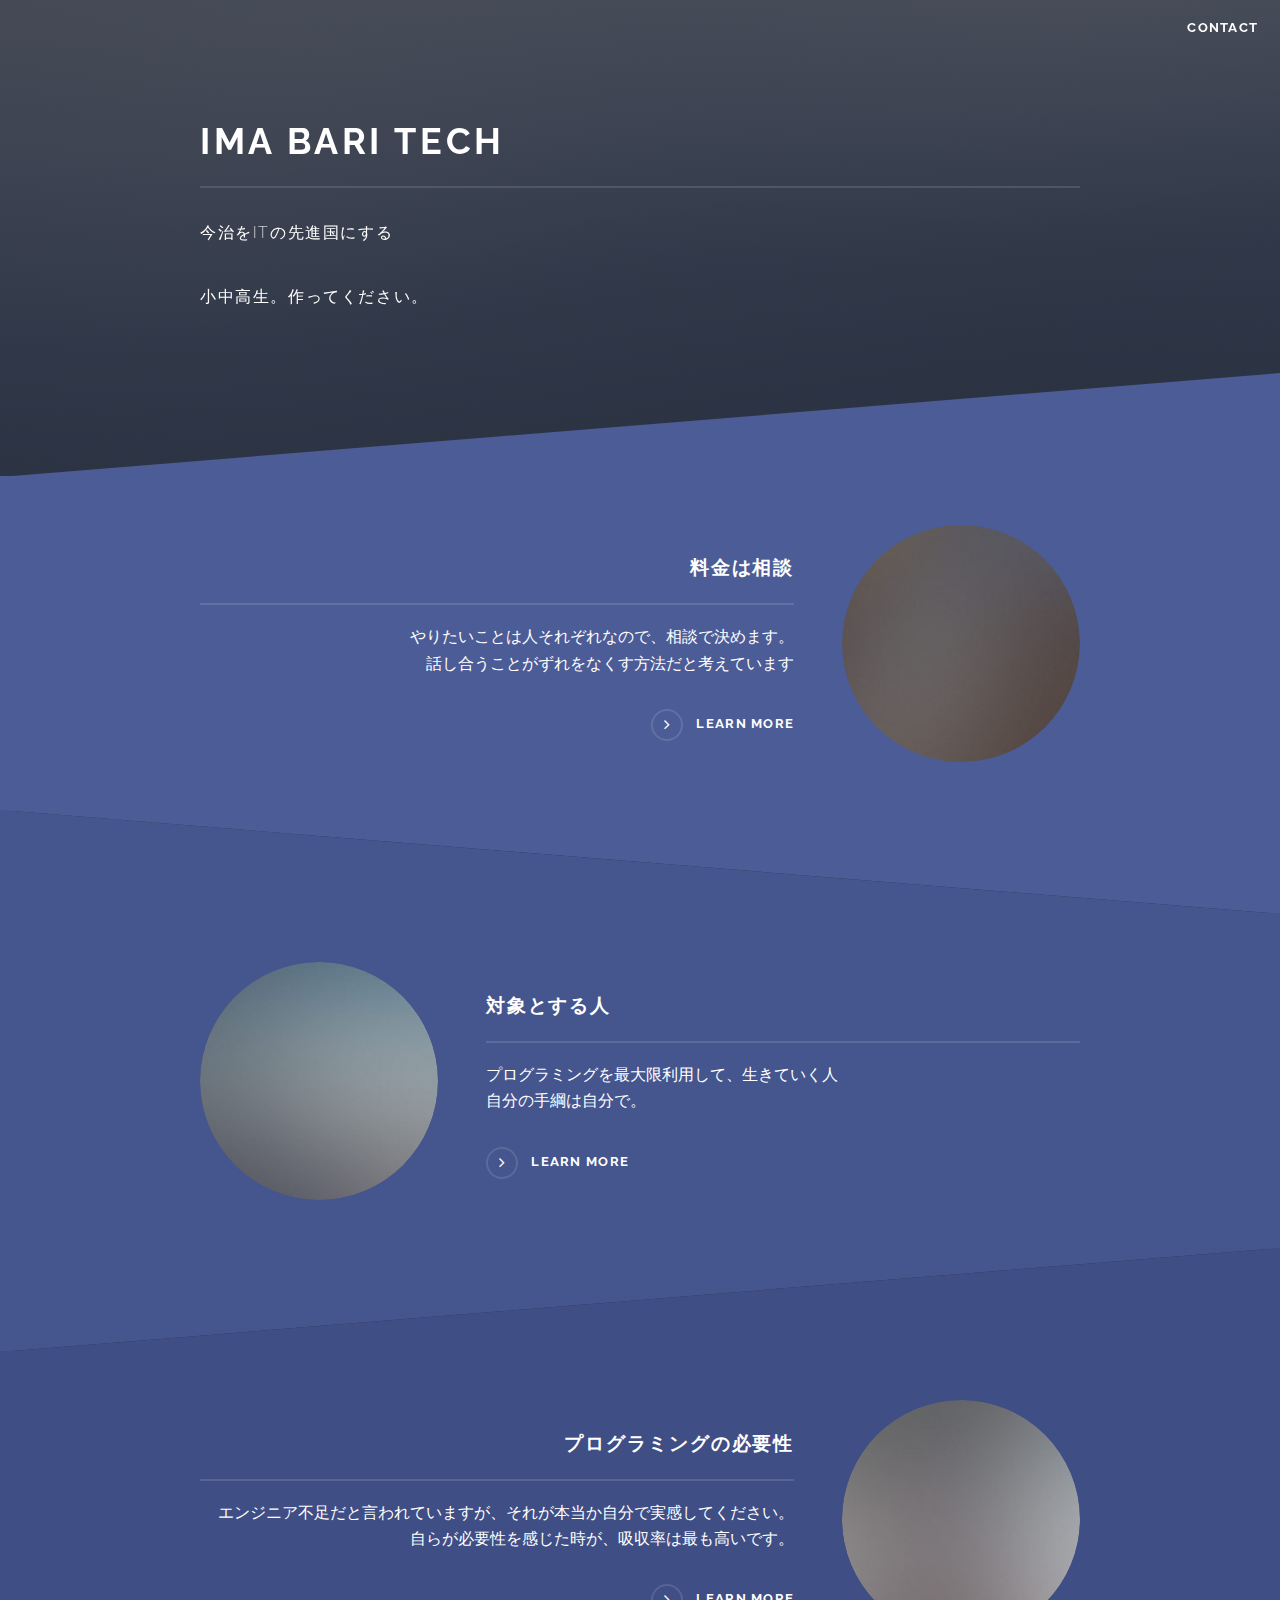
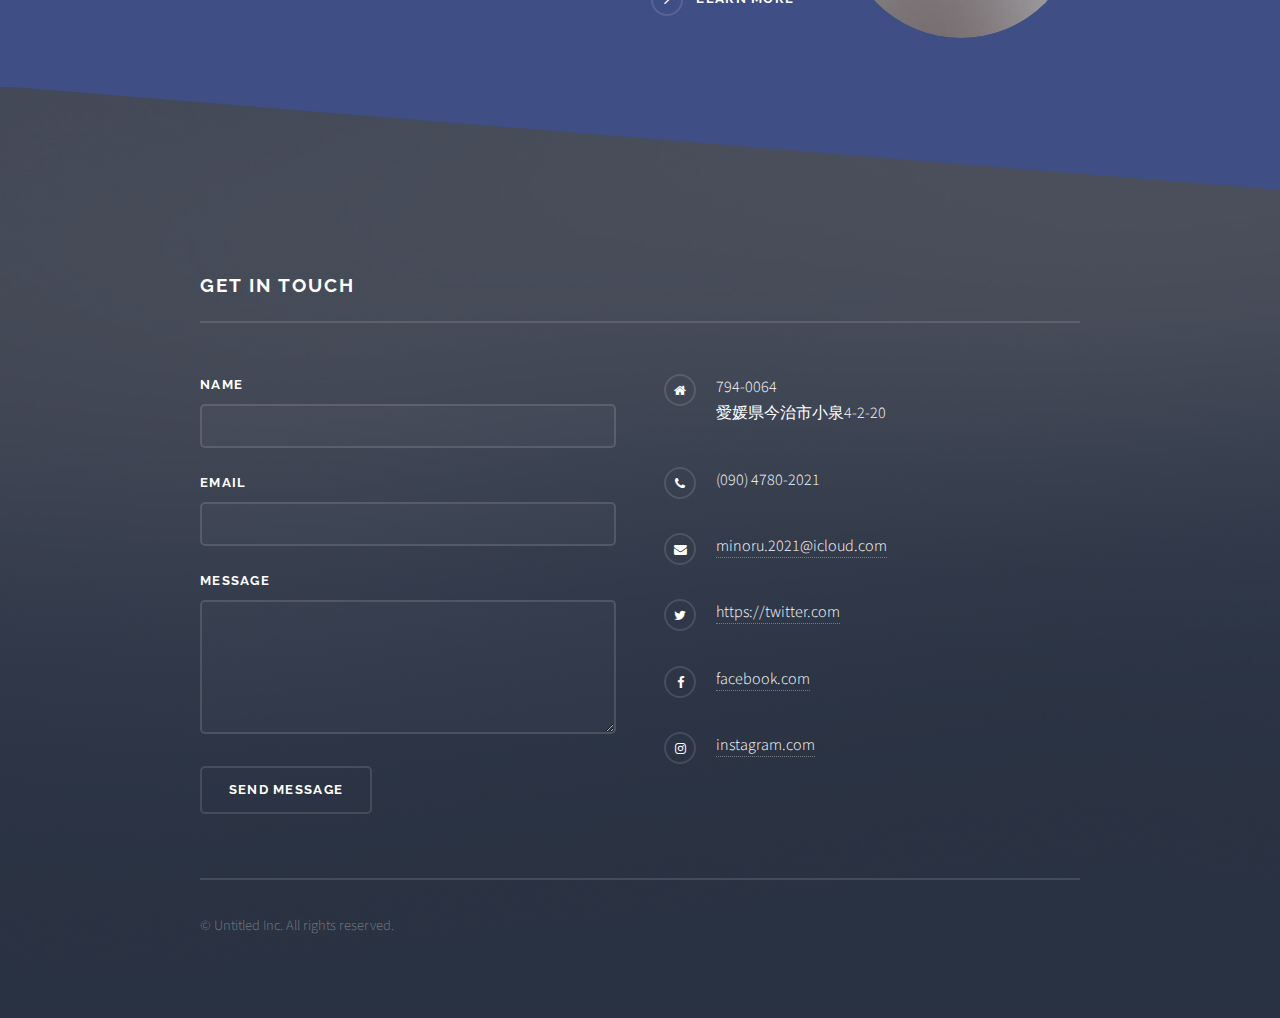
<file: index.html>
<!DOCTYPE HTML>
<!--
	Solid State by HTML5 UP
	html5up.net | @ajlkn
	Free for personal and commercial use under the CCA 3.0 license (html5up.net/license)
-->
<html>
	<head>
		<title>school-of-programming</title>
		<meta charset="utf-8" />
		<meta name="viewport" content="width=device-width, initial-scale=1, user-scalable=no" />
		<link rel="stylesheet" href="assets/css/maintest.css" />
		<noscript><link rel="stylesheet" href="assets/css/noscript.css" /></noscript>
		<!-- Bootstrap CSS -->
		<!-- <link rel="stylesheet" href="https://stackpath.bootstrapcdn.com/bootstrap/4.1.3/css/bootstrap.min.css" integrity="sha384-MCw98/SFnGE8fJT3GXwEOngsV7Zt27NXFoaoApmYm81iuXoPkFOJwJ8ERdknLPMO" crossorigin="anonymous"> -->
	
	</head>
	<body class="is-preload">

		<!-- Page Wrapper -->
			<div id="page-wrapper">
				<!-- Header -->
<header id="header" class="alt">
    <h1><a href="index.html">programming</a></h1>
  
    <!-- <nav>
      <a href="#menu">Menu</a>
    </nav> -->
    <nav>
      <a href="#footer">contact</a>
    </nav>
    
  </header>
				

				<!-- Menu -->
					<nav id="menu">
						<div class="inner">
							<h2>Menu</h2>
							<ul class="links">
								<li><a href="index.html">Home</a></li>
								<li><a href="#one">price</a></li>
								<li><a href="#two">people</a></li>
								<li><a href="#three">contents</a></li>
							</ul>
							<a href="#" class="close">Close</a>
						</div>
					</nav>

				<!-- Banner -->
					<section id="banner">
						<div class="inner">
							<!-- <div class="logo"><span class="icon fa-diamond"></span></div> -->
							<h2>ima bari Tech</h2>
							<p>今治をITの先進国にする</p>
							<p>小中高生。作ってください。</p>
						</div>
					</section>

				<!-- Wrapper -->
					<section id="wrapper">

						<!-- One -->
							<section id="one" class="wrapper spotlight style1">
								<div class="inner">
									<a href="#" class="image"><img src="images/pic01.jpg" alt="" /></a>
									<div class="content">
										<h2 class="major">料金は相談</h2>
										<p>やりたいことは人それぞれなので、相談で決めます。<br>
											話し合うことがずれをなくす方法だと考えています
											</p>
										<a href="#" class="special">Learn more</a>
									</div>
								</div>
							</section>

						<!-- Two -->
							<section id="two" class="wrapper alt spotlight style2">
								<div class="inner">
									<a href="#" class="image"><img src="images/pic02.jpg" alt="" /></a>
									<div class="content">
										<h2 class="major">対象とする人</h2>
										<p>プログラミングを最大限利用して、生きていく人<br>
											自分の手綱は自分で。
										</p>
										<a href="#" class="special">Learn more</a>
									</div>
								</div>
							</section>

						<!-- Three -->
							<section id="three" class="wrapper spotlight style3">
								<div class="inner">
									<a href="#" class="image"><img src="images/pic03.jpg" alt="" /></a>
									<div class="content">
										<h2 class="major">プログラミングの必要性</h2>
										<p>エンジニア不足だと言われていますが、それが本当か自分で実感してください。<br>
										自らが必要性を感じた時が、吸収率は最も高いです。
										</p>
										<a href="necessity.html" class="special">Learn more</a>
									</div>
								</div>
							</section>

						<!-- Four -->
							<!-- <section id="four" class="wrapper alt style1">
								<div class="inner">
									<h2 class="major">Vitae phasellusあああ</h2>
									<p>Cras mattis ante fermentum, malesuada neque vitae, eleifend erat. Phasellus non pulvinar erat. Fusce tincidunt, nisl eget mattis egestas, purus ipsum consequat orci, sit amet lobortis lorem lacus in tellus. Sed ac elementum arcu. Quisque placerat auctor laoreet.</p>
									<section class="features">
										<article>
											<a href="#" class="image"><img src="images/pic04.jpg" alt="" /></a>
											<h3 class="major">Sed feugiat lorem</h3>
											<p>Lorem ipsum dolor sit amet, consectetur adipiscing vehicula id nulla dignissim dapibus ultrices.</p>
											<a href="#" class="special">Learn more</a>
										</article>
										<article>
											<a href="#" class="image"><img src="images/pic05.jpg" alt="" /></a>
											<h3 class="major">Nisl placerat</h3>
											<p>Lorem ipsum dolor sit amet, consectetur adipiscing vehicula id nulla dignissim dapibus ultrices.</p>
											<a href="#" class="special">Learn more</a>
										</article>
										<article>
											<a href="#" class="image"><img src="images/pic06.jpg" alt="" /></a>
											<h3 class="major">Ante fermentum</h3>
											<p>Lorem ipsum dolor sit amet, consectetur adipiscing vehicula id nulla dignissim dapibus ultrices.</p>
											<a href="#" class="special">Learn more</a>
										</article>
										<article>
											<a href="#" class="image"><img src="images/pic07.jpg" alt="" /></a>
											<h3 class="major">Fusce consequat</h3>
											<p>Lorem ipsum dolor sit amet, consectetur adipiscing vehicula id nulla dignissim dapibus ultrices.</p>
											<a href="#" class="special">Learn more</a>
										</article>
									</section>
									<ul class="actions">
										<li><a href="#" class="button">Browse All</a></li>
									</ul>
								</div>
							</section> --> 

					</section>

				<!-- Footer -->
					<section id="footer">
						<div class="inner">
							<h2 class="major">Get in touch</h2>
							<p></p>
							<form method="post" action="#">
								<div class="fields">
									<div class="field">
										<label for="name">Name</label>
										<input type="text" name="name" id="name" />
									</div>
									<div class="field">
										<label for="email">Email</label>
										<input type="email" name="email" id="email" />
									</div>
									<div class="field">
										<label for="message">Message</label>
										<textarea name="message" id="message" rows="4"></textarea>
									</div>
								</div>
								<ul class="actions">
									<li><input type="submit" value="Send Message" /></li>
								</ul>
							</form>
							<ul class="contact">
								<li class="fa-home">
									794-0064<br />
									愛媛県今治市小泉4-2-20
								</li>
								<li class="fa-phone">(090) 4780-2021</li>
								<li class="fa-envelope"><a href="#">minoru.2021@icloud.com</a></li>
								<li class="fa-twitter"><a href="https://twitter.com/minoru_00">https://twitter.com</a></li>
								<li class="fa-facebook"><a href="https://www.facebook.com/profile.php?id=100006372798362">facebook.com</a></li>
								<li class="fa-instagram"><a href="https://www.instagram.com/sogaminoru/?hl=ja">instagram.com</a></li>
							</ul>
							<ul class="copyright">
								<li>&copy; Untitled Inc. All rights reserved.</li>
								<!-- <li>Design: <a href="http://html5up.net">HTML5 UP</a></li> -->
							</ul>
						</div>
					</section>

			</div>

		<!-- Scripts -->
			<script src="assets/js/jquery.min.js"></script>
			<script src="assets/js/jquery.scrollex.min.js"></script>
			<script src="assets/js/browser.min.js"></script>
			<script src="assets/js/breakpoints.min.js"></script>
			<script src="assets/js/util.js"></script>
			<script src="assets/js/main.js"></script>

	</body>
</html>
</file>
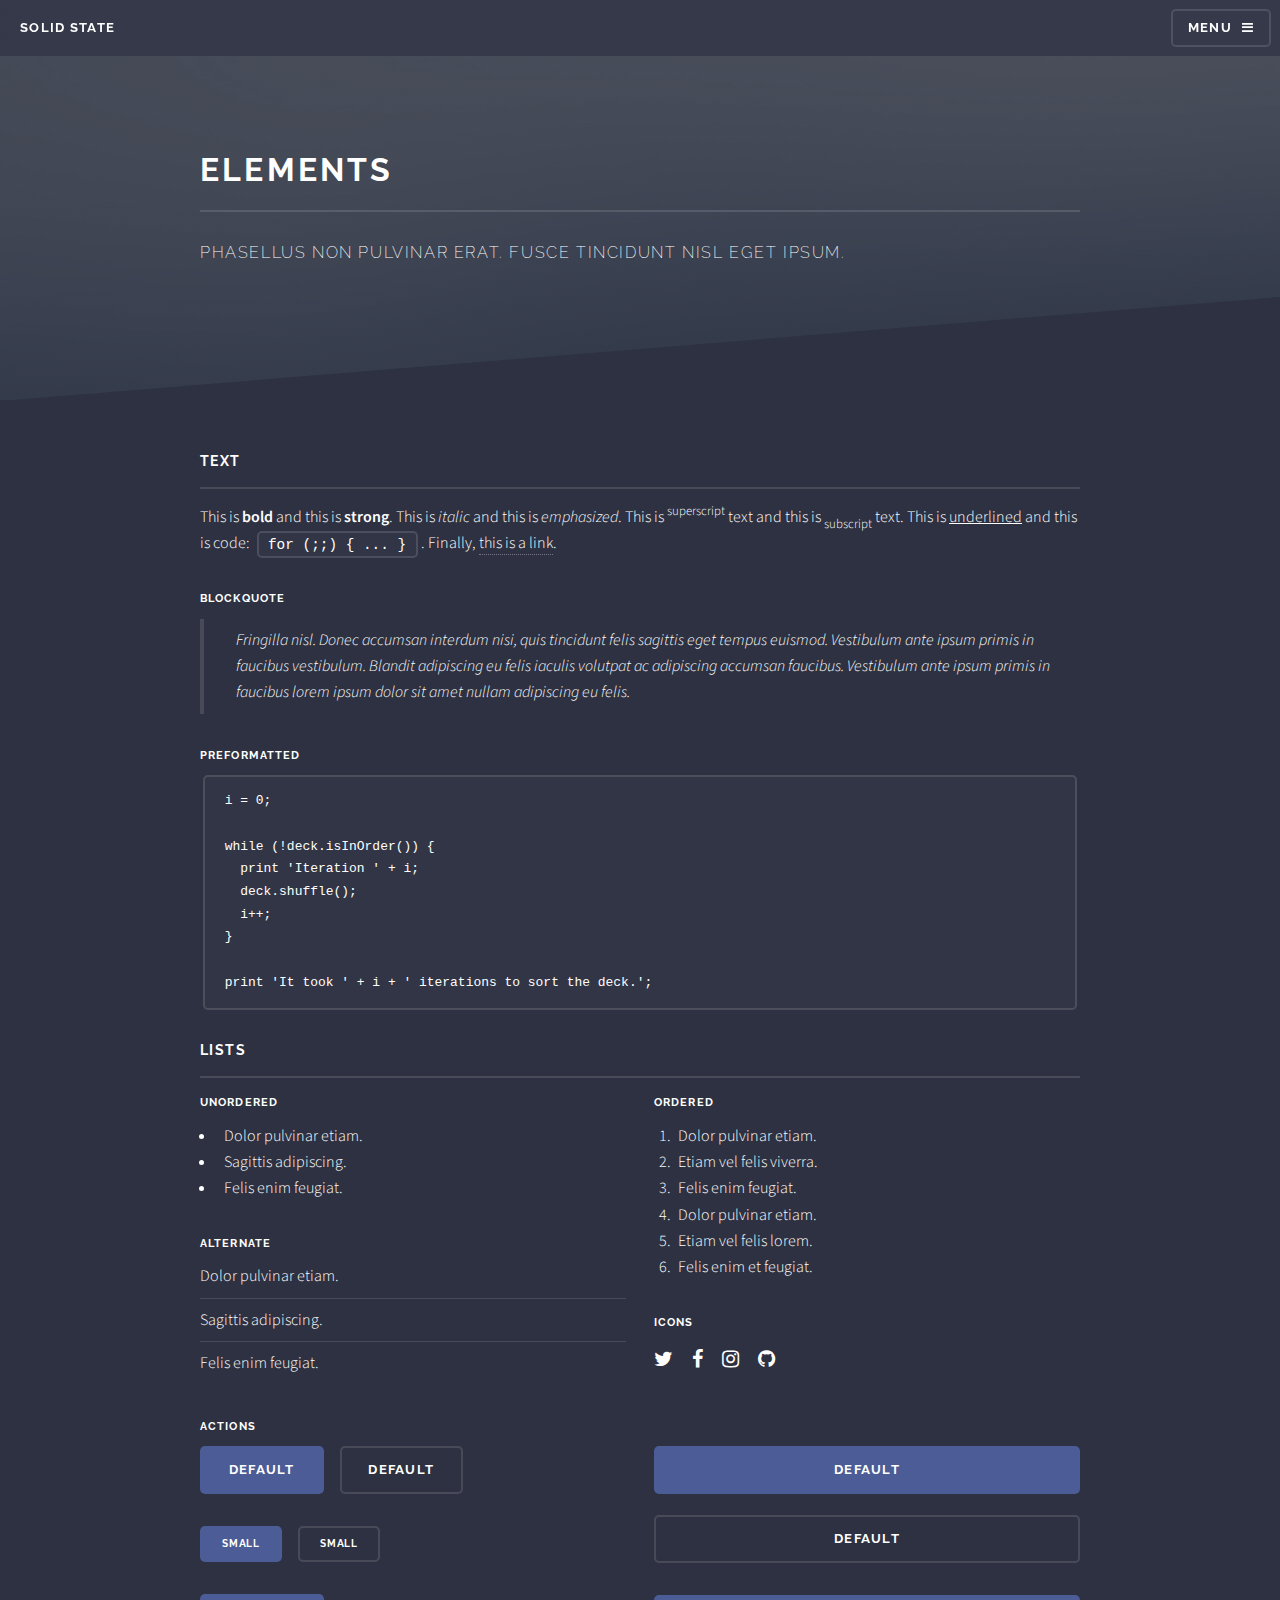
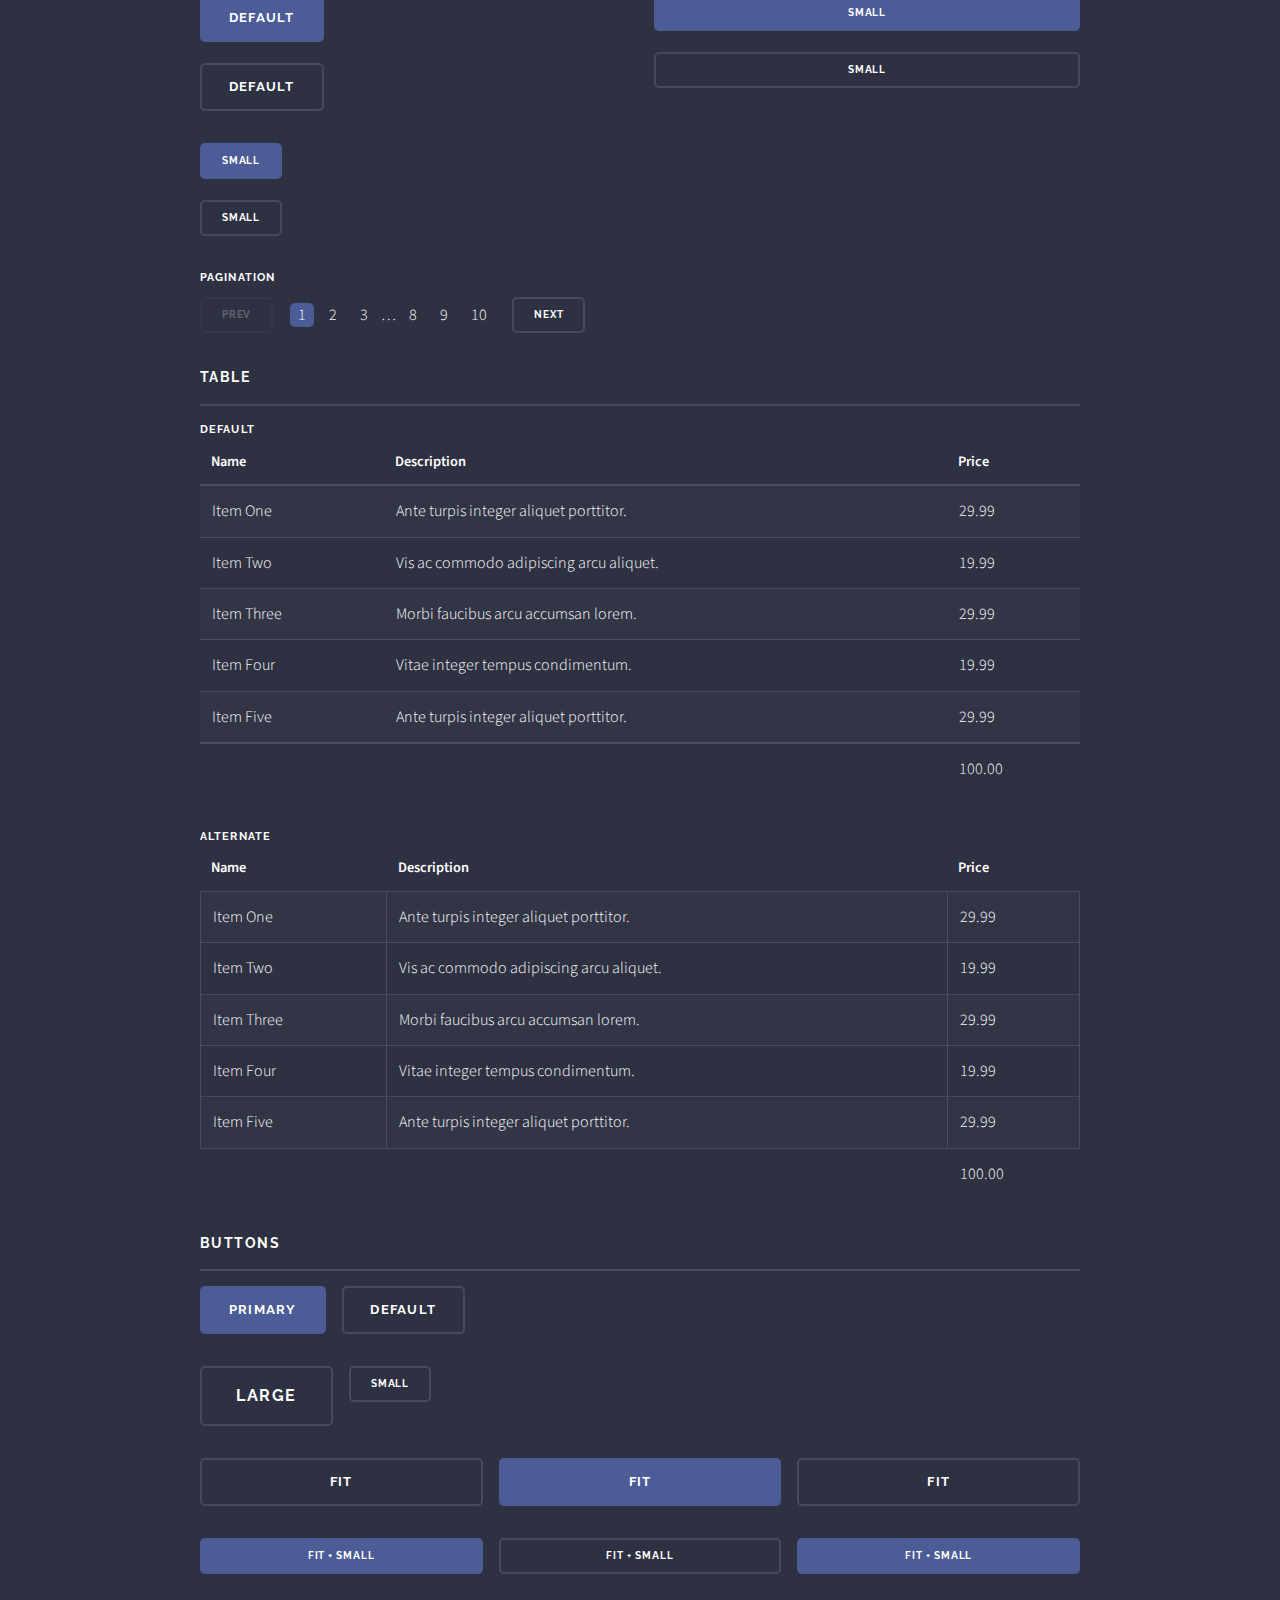
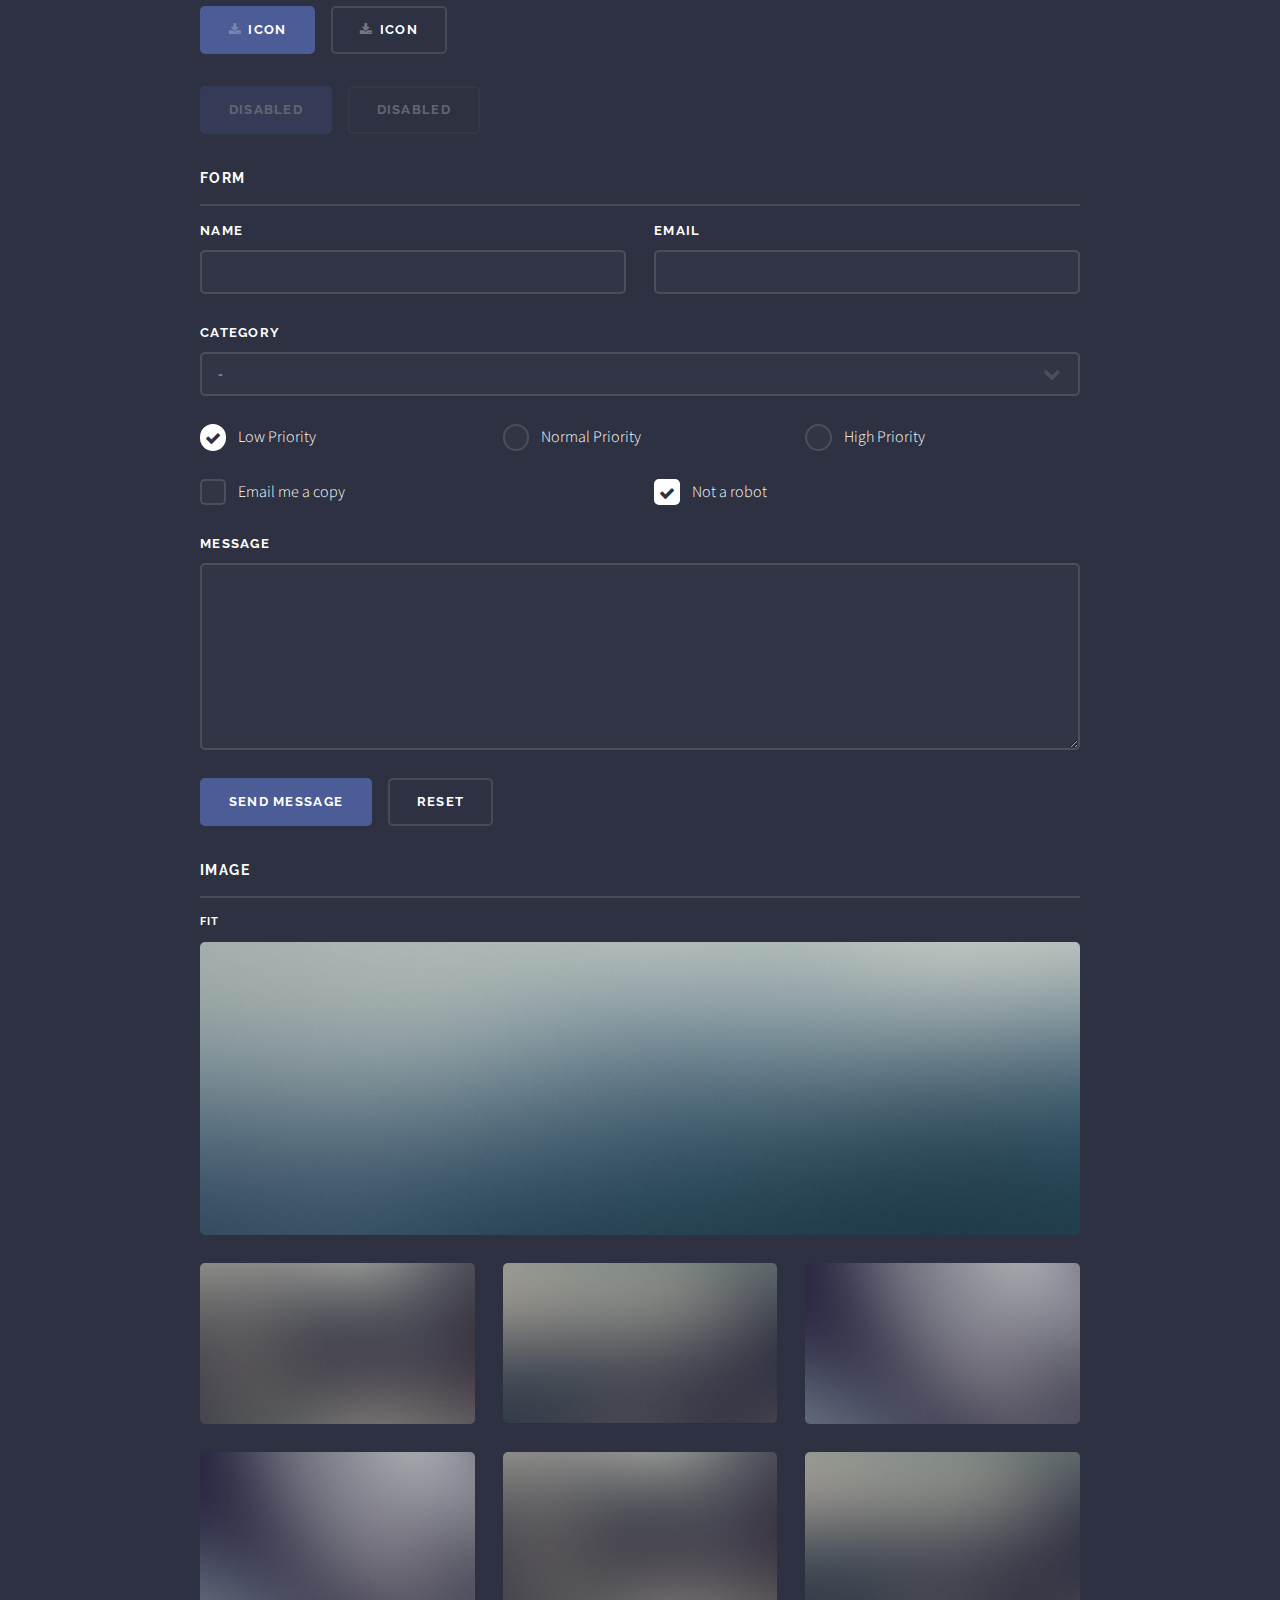
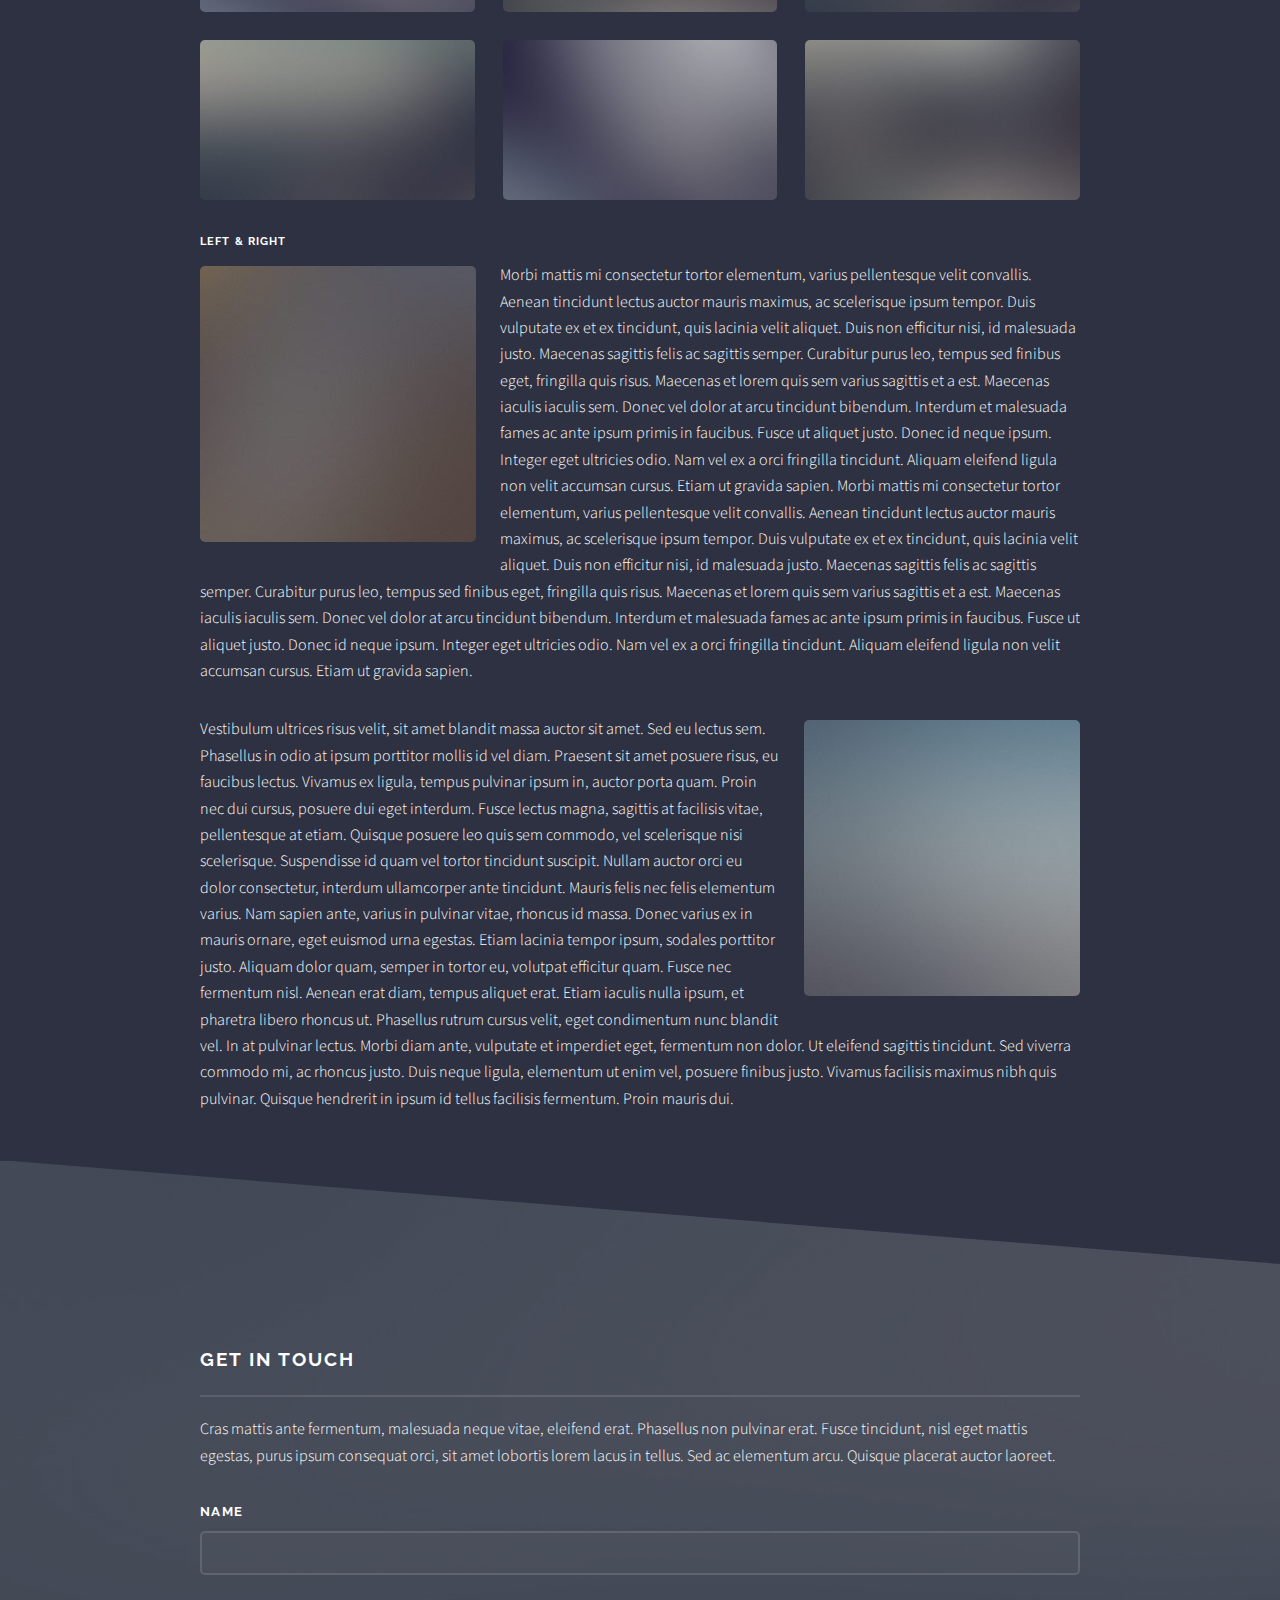
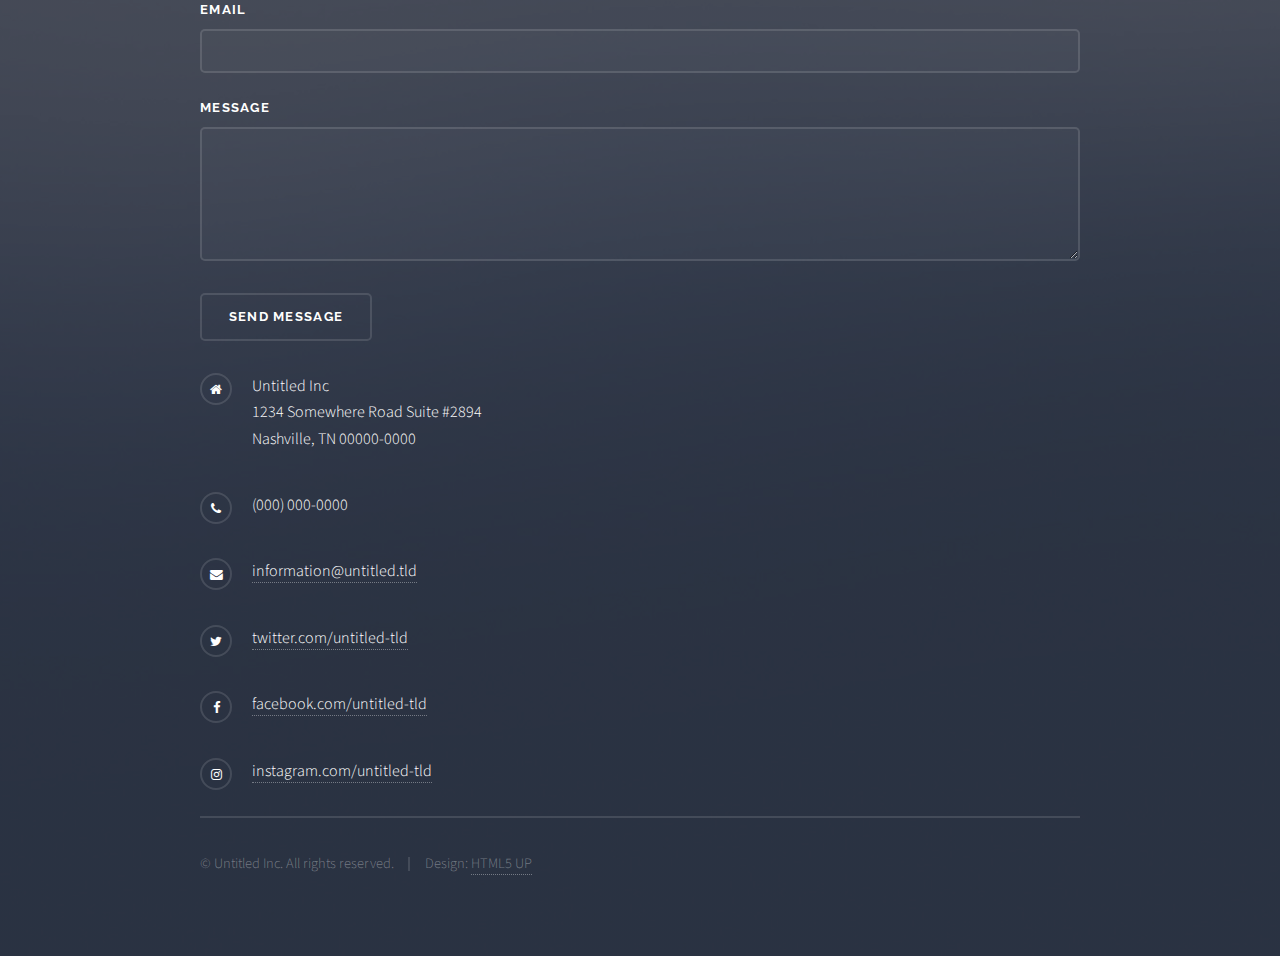
<file: elements.html>
<!DOCTYPE HTML>
<!--
	Solid State by HTML5 UP
	html5up.net | @ajlkn
	Free for personal and commercial use under the CCA 3.0 license (html5up.net/license)
-->
<html>
	<head>
		<title>Elements - Solid State by HTML5 UP</title>
		<meta charset="utf-8" />
		<meta name="viewport" content="width=device-width, initial-scale=1, user-scalable=no" />
		<link rel="stylesheet" href="assets/css/main.css" />
		<noscript><link rel="stylesheet" href="assets/css/noscript.css" /></noscript>
	</head>
	<body class="is-preload">

		<!-- Page Wrapper -->
			<div id="page-wrapper">

				<!-- Header -->
					<header id="header">
						<h1><a href="index.html">Solid State</a></h1>
						<nav>
							<a href="#menu">Menu</a>
						</nav>
					</header>

				<!-- Menu -->
					<nav id="menu">
						<div class="inner">
							<h2>Menu</h2>
							<ul class="links">
								<li><a href="index.html">Home</a></li>
								<li><a href="generic.html">Generic</a></li>
								<li><a href="elements.html">Elements</a></li>
								<li><a href="#">Log In</a></li>
								<li><a href="#">Sign Up</a></li>
							</ul>
							<a href="#" class="close">Close</a>
						</div>
					</nav>

				<!-- Wrapper -->
					<section id="wrapper">
						<header>
							<div class="inner">
								<h2>Elements</h2>
								<p>Phasellus non pulvinar erat. Fusce tincidunt nisl eget ipsum.</p>
							</div>
						</header>

						<!-- Content -->
							<div class="wrapper">
								<div class="inner">

									<section>
										<h3 class="major">Text</h3>
										<p>This is <b>bold</b> and this is <strong>strong</strong>. This is <i>italic</i> and this is <em>emphasized</em>.
										This is <sup>superscript</sup> text and this is <sub>subscript</sub> text.
										This is <u>underlined</u> and this is code: <code>for (;;) { ... }</code>. Finally, <a href="#">this is a link</a>.</p>
										<h4>Blockquote</h4>
										<blockquote>Fringilla nisl. Donec accumsan interdum nisi, quis tincidunt felis sagittis eget tempus euismod. Vestibulum ante ipsum primis in faucibus vestibulum. Blandit adipiscing eu felis iaculis volutpat ac adipiscing accumsan faucibus. Vestibulum ante ipsum primis in faucibus lorem ipsum dolor sit amet nullam adipiscing eu felis.</blockquote>
										<h4>Preformatted</h4>
										<pre><code>i = 0;

while (!deck.isInOrder()) {
  print 'Iteration ' + i;
  deck.shuffle();
  i++;
}

print 'It took ' + i + ' iterations to sort the deck.';</code></pre>
									</section>

									<section>
										<h3 class="major">Lists</h3>
										<div class="row">
											<div class="col-6 col-12-medium">
												<h4>Unordered</h4>
												<ul>
													<li>Dolor pulvinar etiam.</li>
													<li>Sagittis adipiscing.</li>
													<li>Felis enim feugiat.</li>
												</ul>
												<h4>Alternate</h4>
												<ul class="alt">
													<li>Dolor pulvinar etiam.</li>
													<li>Sagittis adipiscing.</li>
													<li>Felis enim feugiat.</li>
												</ul>
											</div>
											<div class="col-6 col-12-medium">
												<h4>Ordered</h4>
												<ol>
													<li>Dolor pulvinar etiam.</li>
													<li>Etiam vel felis viverra.</li>
													<li>Felis enim feugiat.</li>
													<li>Dolor pulvinar etiam.</li>
													<li>Etiam vel felis lorem.</li>
													<li>Felis enim et feugiat.</li>
												</ol>
												<h4>Icons</h4>
												<ul class="icons">
													<li><a href="#" class="icon fa-twitter"><span class="label">Twitter</span></a></li>
													<li><a href="#" class="icon fa-facebook"><span class="label">Facebook</span></a></li>
													<li><a href="#" class="icon fa-instagram"><span class="label">Instagram</span></a></li>
													<li><a href="#" class="icon fa-github"><span class="label">Github</span></a></li>
												</ul>
											</div>
										</div>
										<h4>Actions</h4>
										<div class="row">
											<div class="col-6 col-12-medium">
												<ul class="actions">
													<li><a href="#" class="button primary">Default</a></li>
													<li><a href="#" class="button">Default</a></li>
												</ul>
												<ul class="actions small">
													<li><a href="#" class="button primary small">Small</a></li>
													<li><a href="#" class="button small">Small</a></li>
												</ul>
												<ul class="actions stacked">
													<li><a href="#" class="button primary">Default</a></li>
													<li><a href="#" class="button">Default</a></li>
												</ul>
												<ul class="actions stacked small">
													<li><a href="#" class="button primary small">Small</a></li>
													<li><a href="#" class="button small">Small</a></li>
												</ul>
											</div>
											<div class="col-6 col-12-medium">
												<ul class="actions stacked">
													<li><a href="#" class="button primary fit">Default</a></li>
													<li><a href="#" class="button fit">Default</a></li>
												</ul>
												<ul class="actions stacked small">
													<li><a href="#" class="button primary small fit">Small</a></li>
													<li><a href="#" class="button small fit">Small</a></li>
												</ul>
											</div>
										</div>
										<h4>Pagination</h4>
										<ul class="pagination">
											<li><span class="button small disabled">Prev</span></li>
											<li><a href="#" class="page active">1</a></li>
											<li><a href="#" class="page">2</a></li>
											<li><a href="#" class="page">3</a></li>
											<li><span>&hellip;</span></li>
											<li><a href="#" class="page">8</a></li>
											<li><a href="#" class="page">9</a></li>
											<li><a href="#" class="page">10</a></li>
											<li><a href="#" class="button small">Next</a></li>
										</ul>
									</section>

									<section>
										<h3 class="major">Table</h3>
										<h4>Default</h4>
										<div class="table-wrapper">
											<table>
												<thead>
													<tr>
														<th>Name</th>
														<th>Description</th>
														<th>Price</th>
													</tr>
												</thead>
												<tbody>
													<tr>
														<td>Item One</td>
														<td>Ante turpis integer aliquet porttitor.</td>
														<td>29.99</td>
													</tr>
													<tr>
														<td>Item Two</td>
														<td>Vis ac commodo adipiscing arcu aliquet.</td>
														<td>19.99</td>
													</tr>
													<tr>
														<td>Item Three</td>
														<td> Morbi faucibus arcu accumsan lorem.</td>
														<td>29.99</td>
													</tr>
													<tr>
														<td>Item Four</td>
														<td>Vitae integer tempus condimentum.</td>
														<td>19.99</td>
													</tr>
													<tr>
														<td>Item Five</td>
														<td>Ante turpis integer aliquet porttitor.</td>
														<td>29.99</td>
													</tr>
												</tbody>
												<tfoot>
													<tr>
														<td colspan="2"></td>
														<td>100.00</td>
													</tr>
												</tfoot>
											</table>
										</div>

										<h4>Alternate</h4>
										<div class="table-wrapper">
											<table class="alt">
												<thead>
													<tr>
														<th>Name</th>
														<th>Description</th>
														<th>Price</th>
													</tr>
												</thead>
												<tbody>
													<tr>
														<td>Item One</td>
														<td>Ante turpis integer aliquet porttitor.</td>
														<td>29.99</td>
													</tr>
													<tr>
														<td>Item Two</td>
														<td>Vis ac commodo adipiscing arcu aliquet.</td>
														<td>19.99</td>
													</tr>
													<tr>
														<td>Item Three</td>
														<td> Morbi faucibus arcu accumsan lorem.</td>
														<td>29.99</td>
													</tr>
													<tr>
														<td>Item Four</td>
														<td>Vitae integer tempus condimentum.</td>
														<td>19.99</td>
													</tr>
													<tr>
														<td>Item Five</td>
														<td>Ante turpis integer aliquet porttitor.</td>
														<td>29.99</td>
													</tr>
												</tbody>
												<tfoot>
													<tr>
														<td colspan="2"></td>
														<td>100.00</td>
													</tr>
												</tfoot>
											</table>
										</div>
									</section>

									<section>
										<h3 class="major">Buttons</h3>
										<ul class="actions">
											<li><a href="#" class="button primary">Primary</a></li>
											<li><a href="#" class="button">Default</a></li>
										</ul>
										<ul class="actions">
											<li><a href="#" class="button large">Large</a></li>
											<li><a href="#" class="button small">Small</a></li>
										</ul>
										<ul class="actions fit">
											<li><a href="#" class="button fit">Fit</a></li>
											<li><a href="#" class="button primary fit">Fit</a></li>
											<li><a href="#" class="button fit">Fit</a></li>
										</ul>
										<ul class="actions fit small">
											<li><a href="#" class="button primary fit small">Fit + Small</a></li>
											<li><a href="#" class="button fit small">Fit + Small</a></li>
											<li><a href="#" class="button primary fit small">Fit + Small</a></li>
										</ul>
										<ul class="actions">
											<li><a href="#" class="button primary icon fa-download">Icon</a></li>
											<li><a href="#" class="button icon fa-download">Icon</a></li>
										</ul>
										<ul class="actions">
											<li><span class="button primary disabled">Disabled</span></li>
											<li><span class="button disabled">Disabled</span></li>
										</ul>
									</section>

									<section>
										<h3 class="major">Form</h3>
										<form method="post" action="#">
											<div class="row gtr-uniform">
												<div class="col-6 col-12-xsmall">
													<label for="demo-name">Name</label>
													<input type="text" name="demo-name" id="demo-name" value="" />
												</div>
												<div class="col-6 col-12-xsmall">
													<label for="demo-email">Email</label>
													<input type="email" name="demo-email" id="demo-email" value="" />
												</div>
												<div class="col-12">
													<label for="demo-category">Category</label>
													<select name="demo-category" id="demo-category">
														<option value="">-</option>
														<option value="1">Manufacturing</option>
														<option value="1">Shipping</option>
														<option value="1">Administration</option>
														<option value="1">Human Resources</option>
													</select>
												</div>
												<div class="col-4 col-12-small">
													<input type="radio" id="demo-priority-low" name="demo-priority" checked>
													<label for="demo-priority-low">Low Priority</label>
												</div>
												<div class="col-4 col-12-small">
													<input type="radio" id="demo-priority-normal" name="demo-priority">
													<label for="demo-priority-normal">Normal Priority</label>
												</div>
												<div class="col-4 col-12-small">
													<input type="radio" id="demo-priority-high" name="demo-priority">
													<label for="demo-priority-high">High Priority</label>
												</div>
												<div class="col-6 col-12-small">
													<input type="checkbox" id="demo-copy" name="demo-copy">
													<label for="demo-copy">Email me a copy</label>
												</div>
												<div class="col-6 col-12-small">
													<input type="checkbox" id="demo-human" name="demo-human" checked>
													<label for="demo-human">Not a robot</label>
												</div>
												<div class="col-12">
													<label for="demo-message">Message</label>
													<textarea name="demo-message" id="demo-message" rows="6"></textarea>
												</div>
												<div class="col-12">
													<ul class="actions">
														<li><input type="submit" value="Send Message" class="primary" /></li>
														<li><input type="reset" value="Reset" /></li>
													</ul>
												</div>
											</div>
										</form>
									</section>

									<section>
										<h3 class="major">Image</h3>
										<h4>Fit</h4>
										<div class="box alt">
											<div class="row gtr-uniform">
												<div class="col-12"><span class="image fit"><img src="images/pic08.jpg" alt="" /></span></div>
												<div class="col-4"><span class="image fit"><img src="images/pic05.jpg" alt="" /></span></div>
												<div class="col-4"><span class="image fit"><img src="images/pic06.jpg" alt="" /></span></div>
												<div class="col-4"><span class="image fit"><img src="images/pic07.jpg" alt="" /></span></div>
												<div class="col-4"><span class="image fit"><img src="images/pic07.jpg" alt="" /></span></div>
												<div class="col-4"><span class="image fit"><img src="images/pic05.jpg" alt="" /></span></div>
												<div class="col-4"><span class="image fit"><img src="images/pic06.jpg" alt="" /></span></div>
												<div class="col-4"><span class="image fit"><img src="images/pic06.jpg" alt="" /></span></div>
												<div class="col-4"><span class="image fit"><img src="images/pic07.jpg" alt="" /></span></div>
												<div class="col-4"><span class="image fit"><img src="images/pic05.jpg" alt="" /></span></div>
											</div>
										</div>
										<h4>Left &amp; Right</h4>
										<p><span class="image left"><img src="images/pic01.jpg" alt="" /></span>Morbi mattis mi consectetur tortor elementum, varius pellentesque velit convallis. Aenean tincidunt lectus auctor mauris maximus, ac scelerisque ipsum tempor. Duis vulputate ex et ex tincidunt, quis lacinia velit aliquet. Duis non efficitur nisi, id malesuada justo. Maecenas sagittis felis ac sagittis semper. Curabitur purus leo, tempus sed finibus eget, fringilla quis risus. Maecenas et lorem quis sem varius sagittis et a est. Maecenas iaculis iaculis sem. Donec vel dolor at arcu tincidunt bibendum. Interdum et malesuada fames ac ante ipsum primis in faucibus. Fusce ut aliquet justo. Donec id neque ipsum. Integer eget ultricies odio. Nam vel ex a orci fringilla tincidunt. Aliquam eleifend ligula non velit accumsan cursus. Etiam ut gravida sapien. Morbi mattis mi consectetur tortor elementum, varius pellentesque velit convallis. Aenean tincidunt lectus auctor mauris maximus, ac scelerisque ipsum tempor. Duis vulputate ex et ex tincidunt, quis lacinia velit aliquet. Duis non efficitur nisi, id malesuada justo. Maecenas sagittis felis ac sagittis semper. Curabitur purus leo, tempus sed finibus eget, fringilla quis risus. Maecenas et lorem quis sem varius sagittis et a est. Maecenas iaculis iaculis sem. Donec vel dolor at arcu tincidunt bibendum. Interdum et malesuada fames ac ante ipsum primis in faucibus. Fusce ut aliquet justo. Donec id neque ipsum. Integer eget ultricies odio. Nam vel ex a orci fringilla tincidunt. Aliquam eleifend ligula non velit accumsan cursus. Etiam ut gravida sapien.</p>
										<p><span class="image right"><img src="images/pic02.jpg" alt="" /></span>Vestibulum ultrices risus velit, sit amet blandit massa auctor sit amet. Sed eu lectus sem. Phasellus in odio at ipsum porttitor mollis id vel diam. Praesent sit amet posuere risus, eu faucibus lectus. Vivamus ex ligula, tempus pulvinar ipsum in, auctor porta quam. Proin nec dui cursus, posuere dui eget interdum. Fusce lectus magna, sagittis at facilisis vitae, pellentesque at etiam. Quisque posuere leo quis sem commodo, vel scelerisque nisi scelerisque. Suspendisse id quam vel tortor tincidunt suscipit. Nullam auctor orci eu dolor consectetur, interdum ullamcorper ante tincidunt. Mauris felis nec felis elementum varius. Nam sapien ante, varius in pulvinar vitae, rhoncus id massa. Donec varius ex in mauris ornare, eget euismod urna egestas. Etiam lacinia tempor ipsum, sodales porttitor justo. Aliquam dolor quam, semper in tortor eu, volutpat efficitur quam. Fusce nec fermentum nisl. Aenean erat diam, tempus aliquet erat. Etiam iaculis nulla ipsum, et pharetra libero rhoncus ut. Phasellus rutrum cursus velit, eget condimentum nunc blandit vel. In at pulvinar lectus. Morbi diam ante, vulputate et imperdiet eget, fermentum non dolor. Ut eleifend sagittis tincidunt. Sed viverra commodo mi, ac rhoncus justo. Duis neque ligula, elementum ut enim vel, posuere finibus justo. Vivamus facilisis maximus nibh quis pulvinar. Quisque hendrerit in ipsum id tellus facilisis fermentum. Proin mauris dui.</p>
									</section>

								</div>
							</div>

					</section>

				<!-- Footer -->
					<section id="footer">
						<div class="inner">
							<h2 class="major">Get in touch</h2>
							<p>Cras mattis ante fermentum, malesuada neque vitae, eleifend erat. Phasellus non pulvinar erat. Fusce tincidunt, nisl eget mattis egestas, purus ipsum consequat orci, sit amet lobortis lorem lacus in tellus. Sed ac elementum arcu. Quisque placerat auctor laoreet.</p>
							<form method="post" action="#">
								<div class="fields">
									<div class="field">
										<label for="name">Name</label>
										<input type="text" name="name" id="name" />
									</div>
									<div class="field">
										<label for="email">Email</label>
										<input type="email" name="email" id="email" />
									</div>
									<div class="field">
										<label for="message">Message</label>
										<textarea name="message" id="message" rows="4"></textarea>
									</div>
								</div>
								<ul class="actions">
									<li><input type="submit" value="Send Message" /></li>
								</ul>
							</form>
							<ul class="contact">
								<li class="fa-home">
									Untitled Inc<br />
									1234 Somewhere Road Suite #2894<br />
									Nashville, TN 00000-0000
								</li>
								<li class="fa-phone">(000) 000-0000</li>
								<li class="fa-envelope"><a href="#">information@untitled.tld</a></li>
								<li class="fa-twitter"><a href="#">twitter.com/untitled-tld</a></li>
								<li class="fa-facebook"><a href="#">facebook.com/untitled-tld</a></li>
								<li class="fa-instagram"><a href="#">instagram.com/untitled-tld</a></li>
							</ul>
							<ul class="copyright">
								<li>&copy; Untitled Inc. All rights reserved.</li><li>Design: <a href="http://html5up.net">HTML5 UP</a></li>
							</ul>
						</div>
					</section>

			</div>

		<!-- Scripts -->
			<script src="assets/js/jquery.min.js"></script>
			<script src="assets/js/jquery.scrollex.min.js"></script>
			<script src="assets/js/browser.min.js"></script>
			<script src="assets/js/breakpoints.min.js"></script>
			<script src="assets/js/util.js"></script>
			<script src="assets/js/main.js"></script>

	</body>
</html>
</file>
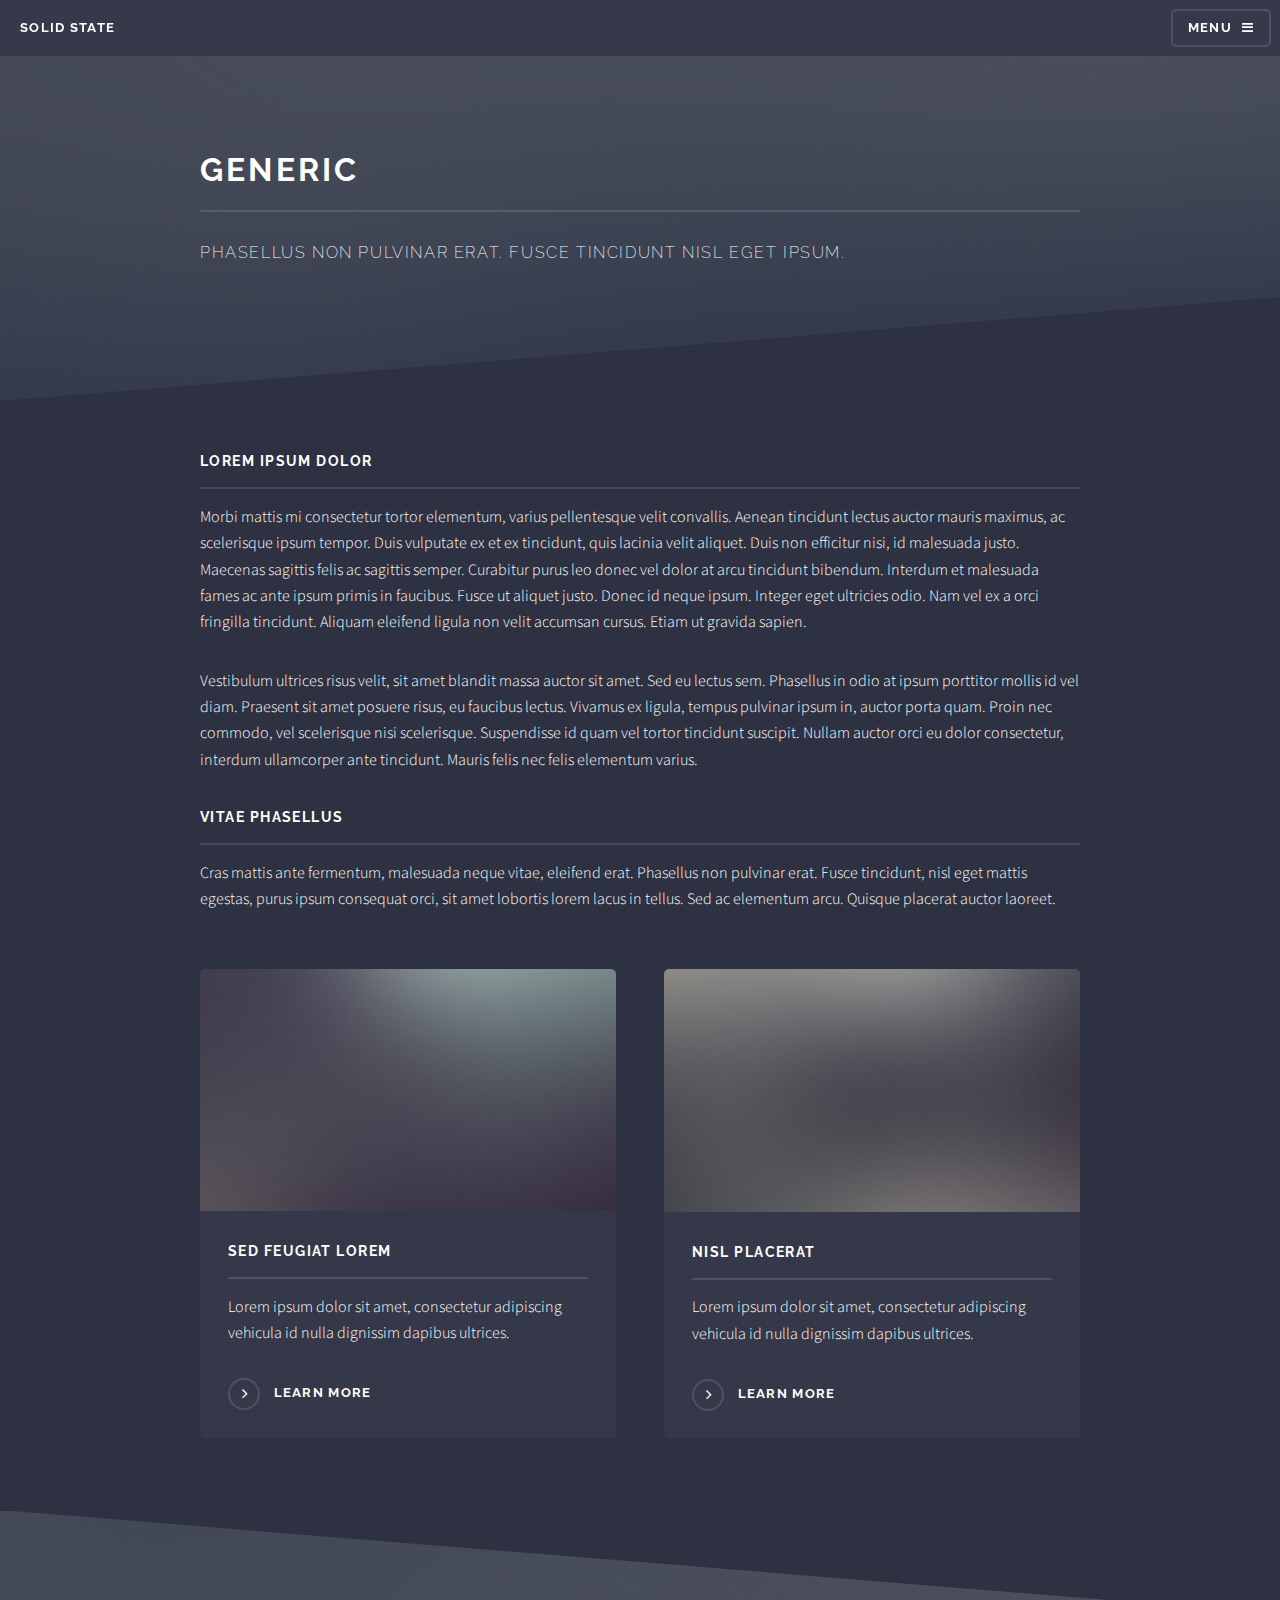
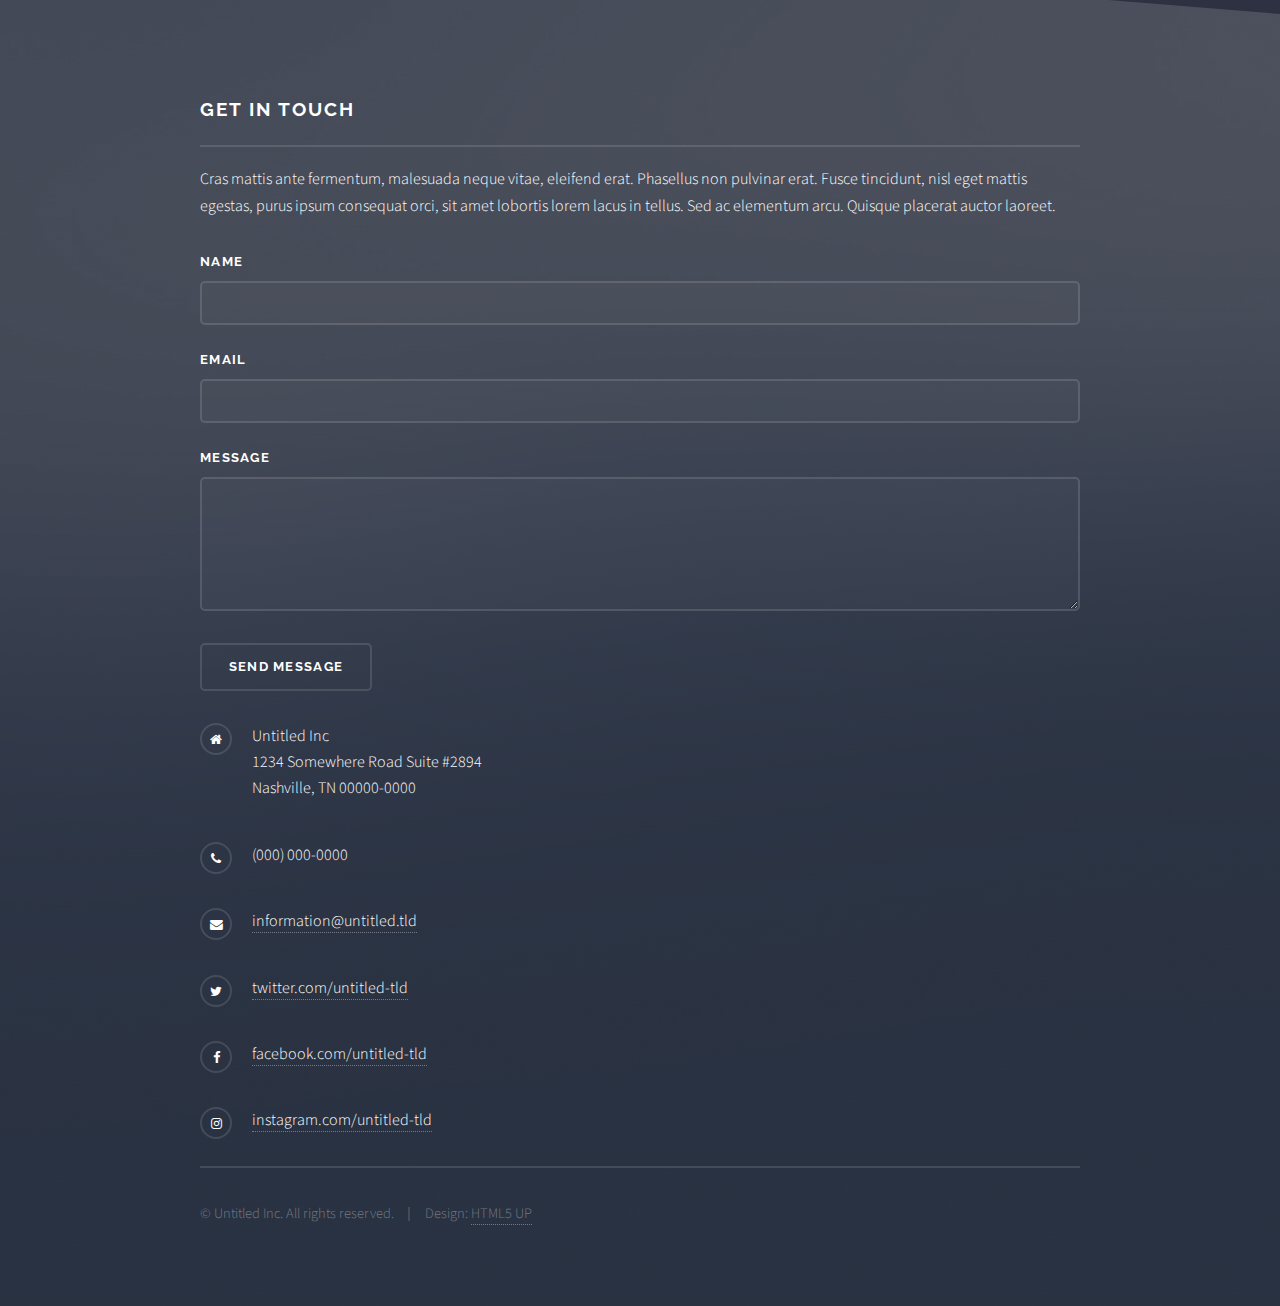
<file: generic.html>
<!DOCTYPE HTML>
<!--
	Solid State by HTML5 UP
	html5up.net | @ajlkn
	Free for personal and commercial use under the CCA 3.0 license (html5up.net/license)
-->
<html>
	<head>
		<title>Generic - Solid State by HTML5 UP</title>
		<meta charset="utf-8" />
		<meta name="viewport" content="width=device-width, initial-scale=1, user-scalable=no" />
		<link rel="stylesheet" href="assets/css/main.css" />
		<noscript><link rel="stylesheet" href="assets/css/noscript.css" /></noscript>
	</head>
	<body class="is-preload">

		<!-- Page Wrapper -->
			<div id="page-wrapper">

				<!-- Header -->
					<header id="header">
						<h1><a href="index.html">Solid State</a></h1>
						<nav>
							<a href="#menu">Menu</a>
						</nav>
					</header>

				<!-- Menu -->
					<nav id="menu">
						<div class="inner">
							<h2>Menu</h2>
							<ul class="links">
								<li><a href="index.html">Home</a></li>
								<li><a href="generic.html">Generic</a></li>
								<li><a href="elements.html">Elements</a></li>
								<li><a href="#">Log In</a></li>
								<li><a href="#">Sign Up</a></li>
							</ul>
							<a href="#" class="close">Close</a>
						</div>
					</nav>

				<!-- Wrapper -->
					<section id="wrapper">
						<header>
							<div class="inner">
								<h2>Generic</h2>
								<p>Phasellus non pulvinar erat. Fusce tincidunt nisl eget ipsum.</p>
							</div>
						</header>

						<!-- Content -->
							<div class="wrapper">
								<div class="inner">

									<h3 class="major">Lorem ipsum dolor</h3>
									<p>Morbi mattis mi consectetur tortor elementum, varius pellentesque velit convallis. Aenean tincidunt lectus auctor mauris maximus, ac scelerisque ipsum tempor. Duis vulputate ex et ex tincidunt, quis lacinia velit aliquet. Duis non efficitur nisi, id malesuada justo. Maecenas sagittis felis ac sagittis semper. Curabitur purus leo donec vel dolor at arcu tincidunt bibendum. Interdum et malesuada fames ac ante ipsum primis in faucibus. Fusce ut aliquet justo. Donec id neque ipsum. Integer eget ultricies odio. Nam vel ex a orci fringilla tincidunt. Aliquam eleifend ligula non velit accumsan cursus. Etiam ut gravida sapien.</p>

									<p>Vestibulum ultrices risus velit, sit amet blandit massa auctor sit amet. Sed eu lectus sem. Phasellus in odio at ipsum porttitor mollis id vel diam. Praesent sit amet posuere risus, eu faucibus lectus. Vivamus ex ligula, tempus pulvinar ipsum in, auctor porta quam. Proin nec commodo, vel scelerisque nisi scelerisque. Suspendisse id quam vel tortor tincidunt suscipit. Nullam auctor orci eu dolor consectetur, interdum ullamcorper ante tincidunt. Mauris felis nec felis elementum varius.</p>

									<h3 class="major">Vitae phasellus</h3>
									<p>Cras mattis ante fermentum, malesuada neque vitae, eleifend erat. Phasellus non pulvinar erat. Fusce tincidunt, nisl eget mattis egestas, purus ipsum consequat orci, sit amet lobortis lorem lacus in tellus. Sed ac elementum arcu. Quisque placerat auctor laoreet.</p>

									<section class="features">
										<article>
											<a href="#" class="image"><img src="images/pic04.jpg" alt="" /></a>
											<h3 class="major">Sed feugiat lorem</h3>
											<p>Lorem ipsum dolor sit amet, consectetur adipiscing vehicula id nulla dignissim dapibus ultrices.</p>
											<a href="#" class="special">Learn more</a>
										</article>
										<article>
											<a href="#" class="image"><img src="images/pic05.jpg" alt="" /></a>
											<h3 class="major">Nisl placerat</h3>
											<p>Lorem ipsum dolor sit amet, consectetur adipiscing vehicula id nulla dignissim dapibus ultrices.</p>
											<a href="#" class="special">Learn more</a>
										</article>
									</section>

								</div>
							</div>

					</section>

				<!-- Footer -->
					<section id="footer">
						<div class="inner">
							<h2 class="major">Get in touch</h2>
							<p>Cras mattis ante fermentum, malesuada neque vitae, eleifend erat. Phasellus non pulvinar erat. Fusce tincidunt, nisl eget mattis egestas, purus ipsum consequat orci, sit amet lobortis lorem lacus in tellus. Sed ac elementum arcu. Quisque placerat auctor laoreet.</p>
							<form method="post" action="#">
								<div class="fields">
									<div class="field">
										<label for="name">Name</label>
										<input type="text" name="name" id="name" />
									</div>
									<div class="field">
										<label for="email">Email</label>
										<input type="email" name="email" id="email" />
									</div>
									<div class="field">
										<label for="message">Message</label>
										<textarea name="message" id="message" rows="4"></textarea>
									</div>
								</div>
								<ul class="actions">
									<li><input type="submit" value="Send Message" /></li>
								</ul>
							</form>
							<ul class="contact">
								<li class="fa-home">
									Untitled Inc<br />
									1234 Somewhere Road Suite #2894<br />
									Nashville, TN 00000-0000
								</li>
								<li class="fa-phone">(000) 000-0000</li>
								<li class="fa-envelope"><a href="#">information@untitled.tld</a></li>
								<li class="fa-twitter"><a href="#">twitter.com/untitled-tld</a></li>
								<li class="fa-facebook"><a href="#">facebook.com/untitled-tld</a></li>
								<li class="fa-instagram"><a href="#">instagram.com/untitled-tld</a></li>
							</ul>
							<ul class="copyright">
								<li>&copy; Untitled Inc. All rights reserved.</li><li>Design: <a href="http://html5up.net">HTML5 UP</a></li>
							</ul>
						</div>
					</section>

			</div>

		<!-- Scripts -->
			<script src="assets/js/jquery.min.js"></script>
			<script src="assets/js/jquery.scrollex.min.js"></script>
			<script src="assets/js/browser.min.js"></script>
			<script src="assets/js/breakpoints.min.js"></script>
			<script src="assets/js/util.js"></script>
			<script src="assets/js/main.js"></script>

	</body>
</html>
</file>
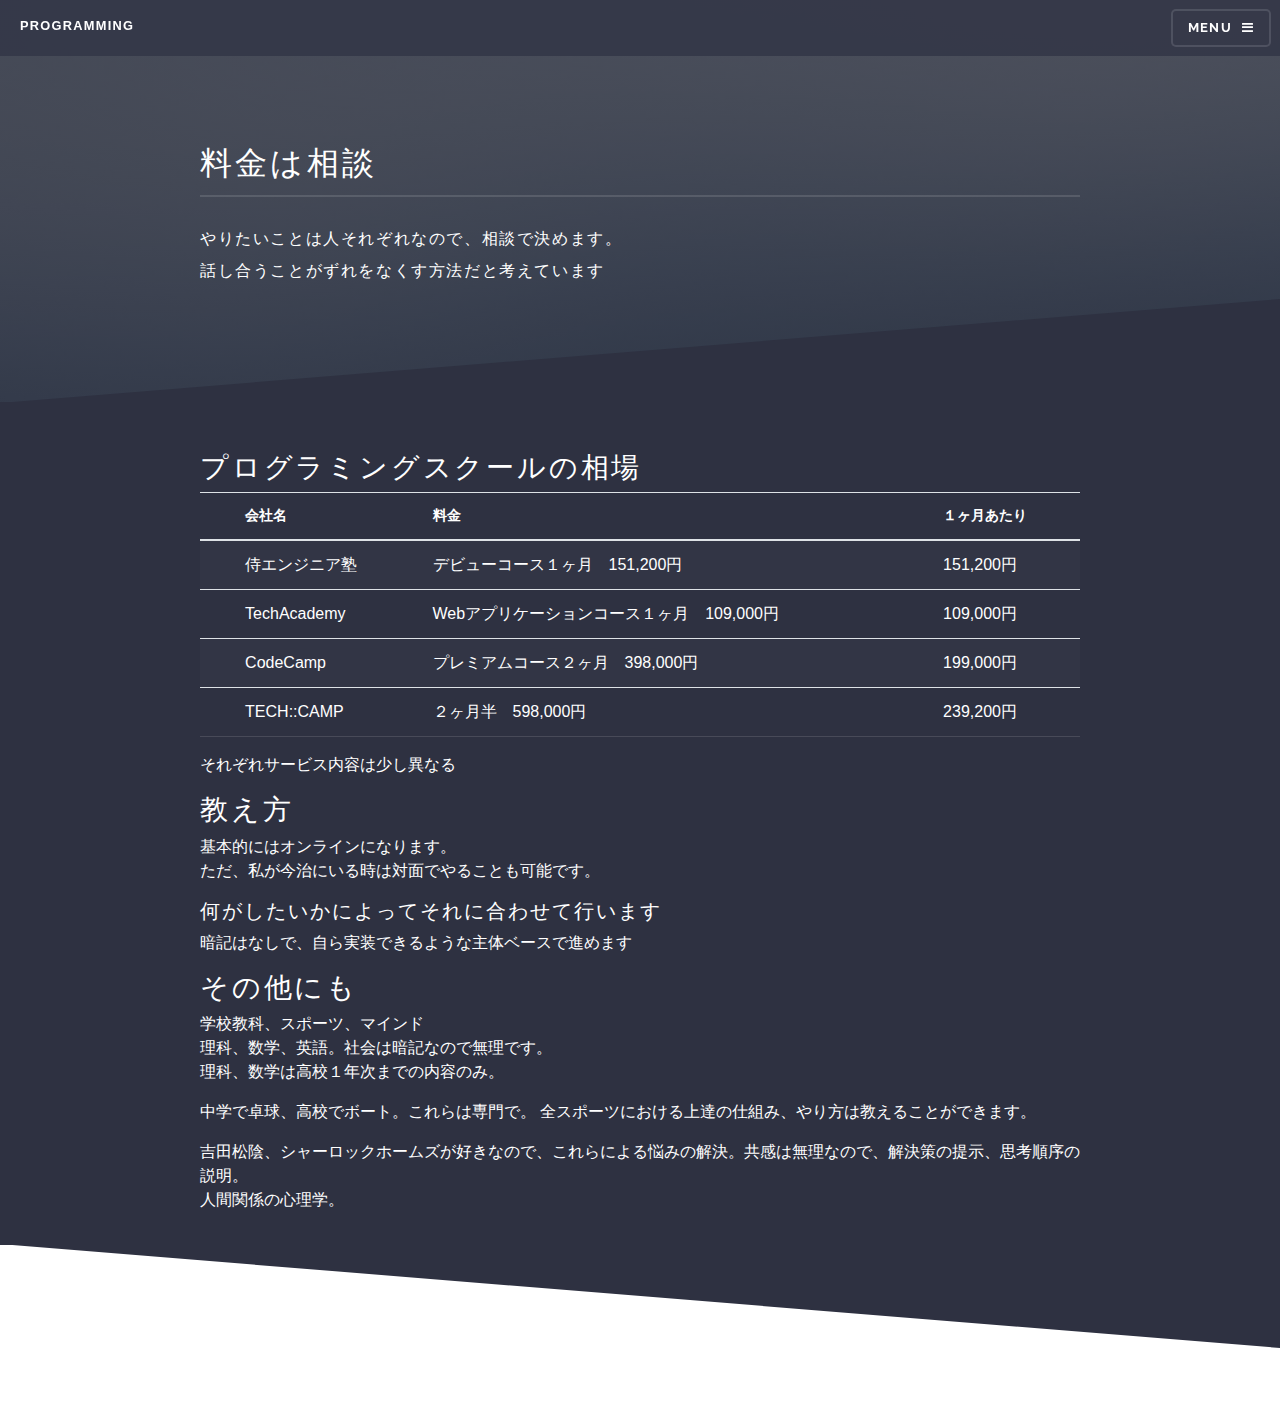
<file: price.html>
<!DOCTYPE HTML>
<!--
	ImaBariTech by Minoru Soga
	baritech.org | MINORU
	Free for personal and commercial use under the CCA 3.0 license (html5up.net/license)
-->
<html>

<head>
    <title>Price</title>
    <meta charset="utf-8" />
    <meta name="viewport" content="width=device-width, initial-scale=1, user-scalable=no" />
    <link rel="stylesheet" href="assets/css/main.css" />
    <noscript>
        <link rel="stylesheet" href="assets/css/noscript.css" /></noscript>
</head>

<body class="is-preload">

    <!-- Page Wrapper -->
    <div id="page-wrapper">

        <!-- Header -->
        <header id="header">
            <h1><a href="https://baritech.org/wp-content/themes/marin-original/imabaritech/">programming</a></h1>
            <nav>
                <a href="#menu">Menu</a>
            </nav>
        </header>

        <!-- Menu -->
        <nav id="menu">
            <div class="inner">
                <h2>Menu</h2>
                <ul class="links">
                    <li><a href="https://baritech.org/wp-content/themes/marin-original/imabaritech/">Home</a></li>
                    <li><a href="https://baritech.org">baritech</a></li>
                    <li><a href="price.html">price</a></li>
                    <li><a href="people.html">people</a></li>
                    <li><a href="necessity.html">necessity</a></li>
                    <li><a href="#footer">CONTACT</a></li>
                </ul>
                <a href="#" class="close">Close</a>
            </div>
        </nav>

        <!-- Wrapper -->
        <section id="wrapper">
            <header>
                <div class="inner">
                    <h2>料金は相談</h2>
                    <p>
                        <p>やりたいことは人それぞれなので、相談で決めます。<br>
                            話し合うことがずれをなくす方法だと考えています
                        </p>
                    </p>
                </div>
            </header>

            <!-- Content -->
            <div class="wrapper">
                <div class="inner">
                    <section>
                        <h3>プログラミングスクールの相場</h3>
                        <table class="table">
                            <thead>
                                <tr>
                                    <th scope="col"></th>
                                    <th scope="col">会社名</th>
                                    <th scope="col">料金</th>
                                    <th scope="col">１ヶ月あたり</th>
                                </tr>
                            </thead>
                            <tbody>
                                <tr>
                                    <th scope="row"></th>
                                    <td><a href="https://www.sejuku.net/#_ebcv=3kxCAMrX.liskul2so.1">侍エンジニア塾</a> </td>
                                    <td>デビューコース１ヶ月　151,200円 </td>
                                    <td>151,200円</td>
                                </tr>
                                <tr>
                                    <th scope="row"></th>
                                    <td><a href="https://techacademy.jp/#_ebcv=3kxCAMrX.liskul2so.1">TechAcademy</a>
                                    </td>
                                    <td>Webアプリケーションコース１ヶ月　109,000円</td>
                                    <td>109,000円</td>
                                </tr>
                                <tr>
                                    <th scope="row"></th>
                                    <td><a href="https://codecamp.jp/#">CodeCamp</a></td>
                                    <td>プレミアムコース２ヶ月　398,000円</td>
                                    <td>199,000円</td>
                                </tr>
                                <tr>
                                    <th scope="row"></th>
                                    <td><a href="https://tech-camp.in/#">TECH::CAMP</a></td>
                                    <td>２ヶ月半　598,000円</td>
                                    <td>239,200円</td>
                                </tr>
                            </tbody>
                        </table>
                        <p>
                            それぞれサービス内容は少し異なる
                        </p>

                        <h3>教え方</h3>
                        <p>基本的にはオンラインになります。<br>
                            ただ、私が今治にいる時は対面でやることも可能です。<br></p>
                        <h5>何がしたいかによってそれに合わせて行います</h5>
                        <p>暗記はなしで、自ら実装できるような主体ベースで進めます</p>
                        <h3>その他にも</h3>
                        <h４>学校教科、スポーツ、マインド</h4>
                            <p>
                                理科、数学、英語。社会は暗記なので無理です。<br>
                                理科、数学は高校１年次までの内容のみ。
                            </p>
                            <p>
                                中学で卓球、高校でボート。これらは専門で。
                                全スポーツにおける上達の仕組み、やり方は教えることができます。
                            </p>
                            <p>
                                吉田松陰、シャーロックホームズが好きなので、これらによる悩みの解決。共感は無理なので、解決策の提示、思考順序の説明。<br>
                                人間関係の心理学。
                            </p>

                    </section>




                </div>

            </div>
            <ul class="copyright">
                <li>&copy; Untitled Inc. All rights reserved.</li>
            </ul>

        </section>


        <!-- Scripts -->
        <script src="assets/js/jquery.min.js"></script>
        <script src="assets/js/jquery.scrollex.min.js"></script>
        <script src="assets/js/browser.min.js"></script>
        <script src="assets/js/breakpoints.min.js"></script>
        <script src="assets/js/util.js"></script>
        <script src="assets/js/main.js"></script>
        <link rel="stylesheet" href="assets/css/price.css">
        <!-- Bootstrap CSS -->
        <link rel="stylesheet" href="https://stackpath.bootstrapcdn.com/bootstrap/4.3.1/css/bootstrap.min.css"
            integrity="sha384-ggOyR0iXCbMQv3Xipma34MD+dH/1fQ784/j6cY/iJTQUOhcWr7x9JvoRxT2MZw1T" crossorigin="anonymous">

</body>

</html>
</file>
<file: assets/css/noscript.css>
/*
	Solid State by HTML5 UP
	html5up.net | @ajlkn
	Free for personal and commercial use under the CCA 3.0 license (html5up.net/license)
*/

/* Banner */

	body.is-preload #banner .logo {
		-moz-transform: none;
		-webkit-transform: none;
		-ms-transform: none;
		transform: none;
		opacity: 1;
	}

	body.is-preload #banner h2 {
		opacity: 1;
		-moz-transform: none;
		-webkit-transform: none;
		-ms-transform: none;
		transform: none;
		-moz-filter: none;
		-webkit-filter: none;
		-ms-filter: none;
		filter: none;
	}

	body.is-preload #banner p {
		opacity: 01;
		-moz-transform: none;
		-webkit-transform: none;
		-ms-transform: none;
		transform: none;
		-moz-filter: none;
		-webkit-filter: none;
		-ms-filter: none;
		filter: none;
	}
</file>
<file: assets/css/price.css>
body{

	/* background-color: #3f4e85 !important;  */
	color: #ffffff !important; 

}
h1, h2, h3, h4, h5, h6 {
	color: #ffffff;
	font-family: "SF Pro JP", "SF Pro Display", "SF Pro Icons", "Hiragino Kaku Gothic Pro", "ヒラギノ角ゴ Pro W3", メイリオ, Meiryo, "ＭＳ Ｐゴシック", "Helvetica Neue", Helvetica, Arial, sans-serif;

	font-weight: 700;
	letter-spacing: 0.1em;
	margin: 0 0 1em 0;
	text-transform: uppercase;
}
a{
	margin: 0;
	padding: 0;
	border: 0;
	font-size: 100%;
	font: inherit;
	/* vertical-align: baseline; */
	color: white !important;
}
nav, menu{
	margin: 0;
	padding: 0;
	border: 0;
	font-size: 100%;
	font: inherit;
	vertical-align: baseline;
	display: block;
}
h1 a, h2 a, h3 a, h4 a, h5 a, h6 a {
	color: inherit;
	text-decoration: none;
	border-bottom: 0;
}

/* Header */

#header {
	-moz-transition: background-color 0.2s ease-in-out;
	-webkit-transition: background-color 0.2s ease-in-out;
	-ms-transition: background-color 0.2s ease-in-out;
	transition: background-color 0.2s ease-in-out;
	background-color: rgba(53, 56, 73, 0.95);
	height: 3.5em;
	left: 0;
	line-height: 3.5em;
	padding: 0 1.25em;
	position: fixed;
	top: 0;
	width: 100%;
	z-index: 10000;
}

#header h1 {
	-moz-transition: opacity 0.2s ease-in-out, visibility 0.2s;
	-webkit-transition: opacity 0.2s ease-in-out, visibility 0.2s;
	-ms-transition: opacity 0.2s ease-in-out, visibility 0.2s;
	transition: opacity 0.2s ease-in-out, visibility 0.2s;
	border-bottom: 0 ;
	font-size: 0.8em;
	margin-bottom: 0;
	opacity: 1;
	visibility: visible;
	font-weight: 700;
	margin-top:18px;
}

#header h1 a {

	border: 0;
	margin-top:20px;
	font-size: 0.8rem;
	font-family: sans-serif;
	/* Raleway, Helvetica, sans-serif; */
}


#header nav {
	font-family: Raleway, Helvetica, sans-serif;
	font-size: 0.8em;
	font-weight: 700;
	height: 3em;
	letter-spacing: 0.1em;
	line-height: 3em;
	position: absolute;
	right: 0.7em;
	text-transform: uppercase;
	top: 0.7em;
}

#header nav a {
	border: 0;
	display: inline-block;
	padding: 0 1em;
}

#header nav a:before {
	float: right;
	margin-left: 0.75em;
}

#header nav a[href="#menu"] {
	text-decoration: none;
	-moz-transition: background-color 0.2s ease-in-out;
	-webkit-transition: background-color 0.2s ease-in-out;
	-ms-transition: background-color 0.2s ease-in-out;
	transition: background-color 0.2s ease-in-out;
	border-radius: 5px;
	box-shadow: inset 0 0 0 2px rgba(255, 255, 255, 0.125);
	padding: 0 1.35em;
}

#header nav a[href="#menu"]:before {
	-moz-osx-font-smoothing: grayscale;
	-webkit-font-smoothing: antialiased;
	font-family: FontAwesome;
	font-style: normal;
	font-weight: normal;
	text-transform: none !important;
}

#header nav a[href="#menu"]:before {
	content: '\f0c9';
}

#header nav a[href="#menu"]:hover {
	background-color: rgba(255, 255, 255, 0.025);
}

#header nav a[href="#menu"]:active {
	background-color: rgba(255, 255, 255, 0.075);
}

#header.alt {
	/* background-color: transparent; */
}

#header.alt h1 {
	opacity: 0;
	visibility: hidden;
}

@media screen and (max-width: 736px) {

	#header {
		height: 2.75em;
		line-height: 2.75em;
	}

	#header nav {
		top: 0;
		right: 0;
		height: inherit;
		line-height: inherit;
	}

	#header nav a {
		height: inherit;
		line-height: inherit;
	}

	#header nav a[href="#menu"] {
		box-shadow: none;
		padding: 0 1em;
		border-radius: 0;
	}

	#header nav a[href="#menu"]:hover,
	#header nav a[href="#menu"]:active {
		background-color: inherit;
	}

}

@media screen and (max-width: 480px) {

	#header nav a[href="#menu"] {
		width: 4em;
		white-space: nowrap;
		text-indent: 4em;
		position: relative;
	}

	#header nav a[href="#menu"]:before {
		width: inherit;
		position: absolute;
		top: 0;
		left: 0;
		text-indent: 0;
		text-align: right;
		margin-left: 0;
		padding-right: 1.25em;
	}

}


/* Menu */

#page-wrapper {
	-moz-transition: -moz-filter 0.25s ease;
	-webkit-transition: -webkit-filter 0.25s ease;
	-ms-transition: -ms-filter 0.25s ease;
	transition: filter 0.25s ease;
}

#menu {
	-moz-align-items: center;
	-webkit-align-items: center;
	-ms-align-items: center;
	align-items: center;
	display: -moz-flex;
	display: -webkit-flex;
	display: -ms-flex;
	display: flex;
	-moz-justify-content: center;
	-webkit-justify-content: center;
	-ms-justify-content: center;
	justify-content: center;
	pointer-events: none;
	-moz-transition: opacity 0.35s ease, visibility 0.35s;
	-webkit-transition: opacity 0.35s ease, visibility 0.35s;
	-ms-transition: opacity 0.35s ease, visibility 0.35s;
	transition: opacity 0.35s ease, visibility 0.35s;
	-moz-user-select: none;
	-webkit-user-select: none;
	-ms-user-select: none;
	user-select: none;
	-webkit-tap-highlight-color: rgba(0, 0, 0, 0);
	background: rgba(46, 49, 65, 0.8);
	cursor: default;
	height: 100%;
	left: 0;
	opacity: 0;
	position: fixed;
	text-align: center;
	top: 0;
	visibility: hidden;
	width: 100%;
}

#menu .inner {
	padding: 2.5em 1.5em 0.5em 1.5em;
	-moz-transform: translateY(0.5em);
	-webkit-transform: translateY(0.5em);
	-ms-transform: translateY(0.5em);
	transform: translateY(0.5em);
	-moz-transition: opacity 0.35s ease, -moz-transform 0.35s ease;
	-webkit-transition: opacity 0.35s ease, -webkit-transform 0.35s ease;
	-ms-transition: opacity 0.35s ease, -ms-transform 0.35s ease;
	transition: opacity 0.35s ease, transform 0.35s ease;
	-webkit-overflow-scrolling: touch;
	background: #4c5c96;
	border-radius: 5px;
	display: block;
	max-width: 100%;
	opacity: 0;
	position: relative;
	width: 18em;
}

#menu h2 {
	border-bottom: solid 2px rgba(255, 255, 255, 0.125);
	padding-bottom: 1em;
}

#menu .close {
	background-image: url("images/close.svg");
	background-position: 75% 25%;
	background-repeat: no-repeat;
	background-size: 2em 2em;
	border: 0;
	content: '';
	display: block;
	height: 4em;
	overflow: hidden;
	position: absolute;
	right: 0;
	text-align: center;
	text-indent: 4em;
	top: 0;
	width: 4em;
}

#menu .links {
	list-style: none;
	margin-bottom: 1.5em;
	padding: 0;
}

#menu .links li {
	padding: 0;
}

#menu .links li a {
	border-radius: 5px;
	border: 0;
	display: block;
	font-family: Raleway, Helvetica, sans-serif;
	font-size: 0.8em;
	font-weight: 200;
	letter-spacing: 0.1em;
	line-height: 1.85em;
	padding: 0.75em 0;
	text-transform: uppercase;
}

#menu .links li a:hover {
	background: #45558d;
}

@media screen and (max-width: 736px) {

	#menu .inner {
		max-height: 100%;
		overflow-y: auto;
		overflow-x: hidden;
	}

	#menu .inner .close {
		background-size: 1.5em 1.5em;
	}

}

body.is-menu-visible #page-wrapper {
	-moz-filter: blur(1.5px);
	-webkit-filter: blur(1.5px);
	-ms-filter: blur(1.5px);
	filter: blur(1.5px);
}

body.is-menu-visible #menu {
	pointer-events: auto;
	opacity: 1;
	visibility: visible;
}

body.is-menu-visible #menu .inner {
	-moz-transform: translateY(0);
	-webkit-transform: translateY(0);
	-ms-transform: translateY(0);
	transform: translateY(0);
	opacity: 1;
}

/* table */

section > table{
    color: white !important;
}

	section > .copyright {
		/* border-top: solid 2px rgba(255, 255, 255, 0.125); */
		list-style: none;
		margin-bottom: 2em;
		padding: 0;
		width: 100%;
	}
	
	section > .copyright li {
		/* border-left: solid 2px rgba(255, 255, 255, 0.125); */
		color: rgba(255, 255, 255, 0.35);
		display: inline-block;
		font-size: 0.9em;
		line-height: 1;
		margin-left: 1em;
		padding: 0;
		padding-left: 1em;
	}
	
	/* section > .copyright li:first-child {
		border-left: 0;
		margin-left: 0;
		padding-left: 0;
	} */
	
	section > .copyright li a {
		color: inherit;
	}
</file>
<file: assets/css/maintest.css>
@import url(font-awesome.min.css);
@import url("https://fonts.googleapis.com/css?family=Raleway:200,700|Source+Sans+Pro:300,600,300italic,600italic");

/*
	Solid State by HTML5 UP
	html5up.net | @ajlkn
	Free for personal and commercial use under the CCA 3.0 license (html5up.net/license)
*/

html, body, div, span, applet, object,
iframe, h1, h2, h3, h4, h5, h6, p, blockquote,
pre, a, abbr, acronym, address, big, cite,
code, del, dfn, em, img, ins, kbd, q, s, samp,
small, strike, strong, sub, sup, tt, var, b,
u, i, center, dl, dt, dd, ol, ul, li, fieldset,
form, label, legend, table, caption, tbody,
tfoot, thead, tr, th, td, article, aside,
canvas, details, embed, figure, figcaption,
footer, header, hgroup, menu, nav, output, ruby,
section, summary, time, mark, audio, video {
	margin: 0;
	padding: 0;
	border: 0;
	font-size: 100%;
	font: inherit;
	vertical-align: baseline;}

article, aside, details, figcaption, figure,
footer, header, hgroup, menu, nav, section {
	display: block;}

body {
	line-height: 1;
}

ol, ul {
	list-style: none;
}

blockquote, q {
	quotes: none;
}

	blockquote:before, blockquote:after, q:before, q:after {
		content: '';
		content: none;
	}

table {
	border-collapse: collapse;
	border-spacing: 0;
}

body {
	-webkit-text-size-adjust: none;
}

mark {
	background-color: transparent;
	color: inherit;
}

input::-moz-focus-inner {
	border: 0;
	padding: 0;
}

input, select, textarea {
	-moz-appearance: none;
	-webkit-appearance: none;
	-ms-appearance: none;
	appearance: none;
}

/* Basic */

	@-ms-viewport {
		width: device-width;
	}

	body {
		-ms-overflow-style: scrollbar;
	}

	@media screen and (max-width: 480px) {

		html, body {
			min-width: 320px;
		}

	}

	html {
		box-sizing: border-box;
	}

	*, *:before, *:after {
		box-sizing: inherit;
	}

	body {
		background-color: #2e3141;
		background-image: linear-gradient(to top, rgba(46, 49, 65, 0.8), rgba(46, 49, 65, 0.8)), url("../../images/imabari.jpg");
		background-size: auto, cover;
		background-attachment: fixed, fixed;
		background-position: center, center;
	}

		body.is-preload *, body.is-preload *:before, body.is-preload *:after {
			-moz-animation: none !important;
			-webkit-animation: none !important;
			-ms-animation: none !important;
			animation: none !important;
			-moz-transition: none !important;
			-webkit-transition: none !important;
			-ms-transition: none !important;
			transition: none !important;
		}

/* Type */

	body, input, select, textarea {
		color: #ffffff;
		font-family: "Source Sans Pro", Helvetica, sans-serif;
		font-size: 16.5pt;
		font-weight: 300;
		line-height: 1.65;
	}

		@media screen and (max-width: 1680px) {

			body, input, select, textarea {
				font-size: 13pt;
			}

		}

		@media screen and (max-width: 1280px) {

			body, input, select, textarea {
				font-size: 12pt;
			}

		}

		@media screen and (max-width: 980px) {

			body, input, select, textarea {
				font-size: 12pt;
			}

		}

		@media screen and (max-width: 736px) {

			body, input, select, textarea {
				font-size: 12pt;
			}

		}

		@media screen and (max-width: 480px) {

			body, input, select, textarea {
				font-size: 12pt;
			}

		}

	a {
		-moz-transition: color 0.2s ease-in-out, border-bottom-color 0.2s ease-in-out;
		-webkit-transition: color 0.2s ease-in-out, border-bottom-color 0.2s ease-in-out;
		-ms-transition: color 0.2s ease-in-out, border-bottom-color 0.2s ease-in-out;
		transition: color 0.2s ease-in-out, border-bottom-color 0.2s ease-in-out;
		border-bottom: dotted 1px rgba(255, 255, 255, 0.35);
		color: #ffffff;
		text-decoration: none;
	}

		a:hover {
			border-bottom-color: transparent;
			color: #ffffff !important;
		}

		a.special:not(.button) {
			text-decoration: none;
			border-bottom: 0;
			display: block;
			font-family: Raleway, Helvetica, sans-serif;
			font-size: 0.8em;
			font-weight: 700;
			letter-spacing: 0.1em;
			margin: 0 0 2em 0;
			text-transform: uppercase;
		}

			a.special:not(.button):before {
				-moz-osx-font-smoothing: grayscale;
				-webkit-font-smoothing: antialiased;
				font-family: FontAwesome;
				font-style: normal;
				font-weight: normal;
				text-transform: none !important;
			}

			a.special:not(.button):before {
				-moz-transition: background-color 0.2s ease-in-out;
				-webkit-transition: background-color 0.2s ease-in-out;
				-ms-transition: background-color 0.2s ease-in-out;
				transition: background-color 0.2s ease-in-out;
				border-radius: 100%;
				border: solid 2px rgba(255, 255, 255, 0.125);
				content: '\f105';
				display: inline-block;
				font-size: 1.25em;
				height: 2em;
				line-height: 1.65em;
				margin-right: 0.85em;
				text-align: center;
				text-indent: 0.15em;
				vertical-align: middle;
				width: 2em;
			}

			a.special:not(.button):hover:before {
				background-color: rgba(255, 255, 255, 0.025);
			}

			a.special:not(.button):active:before {
				background-color: rgba(255, 255, 255, 0.075);
			}

	strong, b {
		color: #ffffff;
		font-weight: 600;
	}

	em, i {
		font-style: italic;
	}

	p {
		margin: 0 0 2em 0;
	}

	h1, h2, h3, h4, h5, h6 {
		color: #ffffff;
		font-family: Raleway, Helvetica, sans-serif;
		font-weight: 700;
		letter-spacing: 0.1em;
		margin: 0 0 1em 0;
		text-transform: uppercase;
	}

		h1 a, h2 a, h3 a, h4 a, h5 a, h6 a {
			color: inherit;
			text-decoration: none;
			border-bottom: 0;
		}

		h1 span, h2 span, h3 span, h4 span, h5 span, h6 span {
			font-weight: 200;
		}

		h1.major, h2.major, h3.major, h4.major, h5.major, h6.major {
			padding-bottom: 1em;
			border-bottom: solid 2px rgba(255, 255, 255, 0.125);
		}

	h2 {
		font-size: 1.2em;
	}

	h3 {
		font-size: 0.9em;
	}

	h4 {
		font-size: 0.7em;
	}

	h5 {
		font-size: 0.7em;
	}

	h6 {
		font-size: 0.7em;
	}

	@media screen and (max-width: 736px) {

		h2 {
			font-size: 1em;
		}

		h3 {
			font-size: 0.8em;
		}

	}

	sub {
		font-size: 0.8em;
		position: relative;
		top: 0.5em;
	}

	sup {
		font-size: 0.8em;
		position: relative;
		top: -0.5em;
	}

	blockquote {
		border-left: solid 4px rgba(255, 255, 255, 0.125);
		font-style: italic;
		margin: 0 0 2em 0;
		padding: 0.5em 0 0.5em 2em;
	}

	code {
		background: rgba(255, 255, 255, 0.025);
		border-radius: 5px;
		border: solid 2px rgba(255, 255, 255, 0.125);
		font-family: "Courier New", monospace;
		font-size: 0.9em;
		margin: 0 0.25em;
		padding: 0.25em 0.65em;
	}

	pre {
		-webkit-overflow-scrolling: touch;
		font-family: "Courier New", monospace;
		font-size: 0.9em;
		margin: 0 0 2em 0;
	}

		pre code {
			display: block;
			line-height: 1.75em;
			padding: 1em 1.5em;
			overflow-x: auto;
		}

	hr {
		border: 0;
		border-bottom: solid 2px rgba(255, 255, 255, 0.125);
		margin: 2.5em 0;
	}

		hr.major {
			margin: 4em 0;
		}

	.align-left {
		text-align: left;
	}

	.align-center {
		text-align: center;
	}

	.align-right {
		text-align: right;
	}

/* Row */

	.row {
		display: flex;
		flex-wrap: wrap;
		box-sizing: border-box;
		align-items: stretch;
	}

		.row > * {
			box-sizing: border-box;
		}

		.row.gtr-uniform > * > :last-child {
			margin-bottom: 0;
		}

		.row.aln-left {
			justify-content: flex-start;
		}

		.row.aln-center {
			justify-content: center;
		}

		.row.aln-right {
			justify-content: flex-end;
		}

		.row.aln-top {
			align-items: flex-start;
		}

		.row.aln-middle {
			align-items: center;
		}

		.row.aln-bottom {
			align-items: flex-end;
		}

		.row > .imp {
			order: -1;
		}

		.row > .col-1 {
			width: 8.3333333333%;
		}

		.row > .off-1 {
			margin-left: 8.3333333333%;
		}

		.row > .col-2 {
			width: 16.6666666667%;
		}

		.row > .off-2 {
			margin-left: 16.6666666667%;
		}

		.row > .col-3 {
			width: 25%;
		}

		.row > .off-3 {
			margin-left: 25%;
		}

		.row > .col-4 {
			width: 33.3333333333%;
		}

		.row > .off-4 {
			margin-left: 33.3333333333%;
		}

		.row > .col-5 {
			width: 41.6666666667%;
		}

		.row > .off-5 {
			margin-left: 41.6666666667%;
		}

		.row > .col-6 {
			width: 50%;
		}

		.row > .off-6 {
			margin-left: 50%;
		}

		.row > .col-7 {
			width: 58.3333333333%;
		}

		.row > .off-7 {
			margin-left: 58.3333333333%;
		}

		.row > .col-8 {
			width: 66.6666666667%;
		}

		.row > .off-8 {
			margin-left: 66.6666666667%;
		}

		.row > .col-9 {
			width: 75%;
		}

		.row > .off-9 {
			margin-left: 75%;
		}

		.row > .col-10 {
			width: 83.3333333333%;
		}

		.row > .off-10 {
			margin-left: 83.3333333333%;
		}

		.row > .col-11 {
			width: 91.6666666667%;
		}

		.row > .off-11 {
			margin-left: 91.6666666667%;
		}

		.row > .col-12 {
			width: 100%;
		}

		.row > .off-12 {
			margin-left: 100%;
		}

		.row.gtr-0 {
			margin-top: 0;
			margin-left: 0em;
		}

			.row.gtr-0 > * {
				padding: 0 0 0 0em;
			}

			.row.gtr-0.gtr-uniform {
				margin-top: 0em;
			}

				.row.gtr-0.gtr-uniform > * {
					padding-top: 0em;
				}

		.row.gtr-25 {
			margin-top: 0;
			margin-left: -0.4375em;
		}

			.row.gtr-25 > * {
				padding: 0 0 0 0.4375em;
			}

			.row.gtr-25.gtr-uniform {
				margin-top: -0.4375em;
			}

				.row.gtr-25.gtr-uniform > * {
					padding-top: 0.4375em;
				}

		.row.gtr-50 {
			margin-top: 0;
			margin-left: -0.875em;
		}

			.row.gtr-50 > * {
				padding: 0 0 0 0.875em;
			}

			.row.gtr-50.gtr-uniform {
				margin-top: -0.875em;
			}

				.row.gtr-50.gtr-uniform > * {
					padding-top: 0.875em;
				}

		.row {
			margin-top: 0;
			margin-left: -1.75em;
		}

			.row > * {
				padding: 0 0 0 1.75em;
			}

			.row.gtr-uniform {
				margin-top: -1.75em;
			}

				.row.gtr-uniform > * {
					padding-top: 1.75em;
				}

		.row.gtr-150 {
			margin-top: 0;
			margin-left: -2.625em;
		}

			.row.gtr-150 > * {
				padding: 0 0 0 2.625em;
			}

			.row.gtr-150.gtr-uniform {
				margin-top: -2.625em;
			}

				.row.gtr-150.gtr-uniform > * {
					padding-top: 2.625em;
				}

		.row.gtr-200 {
			margin-top: 0;
			margin-left: -3.5em;
		}

			.row.gtr-200 > * {
				padding: 0 0 0 3.5em;
			}

			.row.gtr-200.gtr-uniform {
				margin-top: -3.5em;
			}

				.row.gtr-200.gtr-uniform > * {
					padding-top: 3.5em;
				}

		@media screen and (max-width: 1680px) {

			.row {
				display: flex;
				flex-wrap: wrap;
				box-sizing: border-box;
				align-items: stretch;
			}

				.row > * {
					box-sizing: border-box;
				}

				.row.gtr-uniform > * > :last-child {
					margin-bottom: 0;
				}

				.row.aln-left {
					justify-content: flex-start;
				}

				.row.aln-center {
					justify-content: center;
				}

				.row.aln-right {
					justify-content: flex-end;
				}

				.row.aln-top {
					align-items: flex-start;
				}

				.row.aln-middle {
					align-items: center;
				}

				.row.aln-bottom {
					align-items: flex-end;
				}

				.row > .imp-xlarge {
					order: -1;
				}

				.row > .col-1-xlarge {
					width: 8.3333333333%;
				}

				.row > .off-1-xlarge {
					margin-left: 8.3333333333%;
				}

				.row > .col-2-xlarge {
					width: 16.6666666667%;
				}

				.row > .off-2-xlarge {
					margin-left: 16.6666666667%;
				}

				.row > .col-3-xlarge {
					width: 25%;
				}

				.row > .off-3-xlarge {
					margin-left: 25%;
				}

				.row > .col-4-xlarge {
					width: 33.3333333333%;
				}

				.row > .off-4-xlarge {
					margin-left: 33.3333333333%;
				}

				.row > .col-5-xlarge {
					width: 41.6666666667%;
				}

				.row > .off-5-xlarge {
					margin-left: 41.6666666667%;
				}

				.row > .col-6-xlarge {
					width: 50%;
				}

				.row > .off-6-xlarge {
					margin-left: 50%;
				}

				.row > .col-7-xlarge {
					width: 58.3333333333%;
				}

				.row > .off-7-xlarge {
					margin-left: 58.3333333333%;
				}

				.row > .col-8-xlarge {
					width: 66.6666666667%;
				}

				.row > .off-8-xlarge {
					margin-left: 66.6666666667%;
				}

				.row > .col-9-xlarge {
					width: 75%;
				}

				.row > .off-9-xlarge {
					margin-left: 75%;
				}

				.row > .col-10-xlarge {
					width: 83.3333333333%;
				}

				.row > .off-10-xlarge {
					margin-left: 83.3333333333%;
				}

				.row > .col-11-xlarge {
					width: 91.6666666667%;
				}

				.row > .off-11-xlarge {
					margin-left: 91.6666666667%;
				}

				.row > .col-12-xlarge {
					width: 100%;
				}

				.row > .off-12-xlarge {
					margin-left: 100%;
				}

				.row.gtr-0 {
					margin-top: 0;
					margin-left: 0em;
				}

					.row.gtr-0 > * {
						padding: 0 0 0 0em;
					}

					.row.gtr-0.gtr-uniform {
						margin-top: 0em;
					}

						.row.gtr-0.gtr-uniform > * {
							padding-top: 0em;
						}

				.row.gtr-25 {
					margin-top: 0;
					margin-left: -0.4375em;
				}

					.row.gtr-25 > * {
						padding: 0 0 0 0.4375em;
					}

					.row.gtr-25.gtr-uniform {
						margin-top: -0.4375em;
					}

						.row.gtr-25.gtr-uniform > * {
							padding-top: 0.4375em;
						}

				.row.gtr-50 {
					margin-top: 0;
					margin-left: -0.875em;
				}

					.row.gtr-50 > * {
						padding: 0 0 0 0.875em;
					}

					.row.gtr-50.gtr-uniform {
						margin-top: -0.875em;
					}

						.row.gtr-50.gtr-uniform > * {
							padding-top: 0.875em;
						}

				.row {
					margin-top: 0;
					margin-left: -1.75em;
				}

					.row > * {
						padding: 0 0 0 1.75em;
					}

					.row.gtr-uniform {
						margin-top: -1.75em;
					}

						.row.gtr-uniform > * {
							padding-top: 1.75em;
						}

				.row.gtr-150 {
					margin-top: 0;
					margin-left: -2.625em;
				}

					.row.gtr-150 > * {
						padding: 0 0 0 2.625em;
					}

					.row.gtr-150.gtr-uniform {
						margin-top: -2.625em;
					}

						.row.gtr-150.gtr-uniform > * {
							padding-top: 2.625em;
						}

				.row.gtr-200 {
					margin-top: 0;
					margin-left: -3.5em;
				}

					.row.gtr-200 > * {
						padding: 0 0 0 3.5em;
					}

					.row.gtr-200.gtr-uniform {
						margin-top: -3.5em;
					}

						.row.gtr-200.gtr-uniform > * {
							padding-top: 3.5em;
						}

		}

		@media screen and (max-width: 1280px) {

			.row {
				display: flex;
				flex-wrap: wrap;
				box-sizing: border-box;
				align-items: stretch;
			}

				.row > * {
					box-sizing: border-box;
				}

				.row.gtr-uniform > * > :last-child {
					margin-bottom: 0;
				}

				.row.aln-left {
					justify-content: flex-start;
				}

				.row.aln-center {
					justify-content: center;
				}

				.row.aln-right {
					justify-content: flex-end;
				}

				.row.aln-top {
					align-items: flex-start;
				}

				.row.aln-middle {
					align-items: center;
				}

				.row.aln-bottom {
					align-items: flex-end;
				}

				.row > .imp-large {
					order: -1;
				}

				.row > .col-1-large {
					width: 8.3333333333%;
				}

				.row > .off-1-large {
					margin-left: 8.3333333333%;
				}

				.row > .col-2-large {
					width: 16.6666666667%;
				}

				.row > .off-2-large {
					margin-left: 16.6666666667%;
				}

				.row > .col-3-large {
					width: 25%;
				}

				.row > .off-3-large {
					margin-left: 25%;
				}

				.row > .col-4-large {
					width: 33.3333333333%;
				}

				.row > .off-4-large {
					margin-left: 33.3333333333%;
				}

				.row > .col-5-large {
					width: 41.6666666667%;
				}

				.row > .off-5-large {
					margin-left: 41.6666666667%;
				}

				.row > .col-6-large {
					width: 50%;
				}

				.row > .off-6-large {
					margin-left: 50%;
				}

				.row > .col-7-large {
					width: 58.3333333333%;
				}

				.row > .off-7-large {
					margin-left: 58.3333333333%;
				}

				.row > .col-8-large {
					width: 66.6666666667%;
				}

				.row > .off-8-large {
					margin-left: 66.6666666667%;
				}

				.row > .col-9-large {
					width: 75%;
				}

				.row > .off-9-large {
					margin-left: 75%;
				}

				.row > .col-10-large {
					width: 83.3333333333%;
				}

				.row > .off-10-large {
					margin-left: 83.3333333333%;
				}

				.row > .col-11-large {
					width: 91.6666666667%;
				}

				.row > .off-11-large {
					margin-left: 91.6666666667%;
				}

				.row > .col-12-large {
					width: 100%;
				}

				.row > .off-12-large {
					margin-left: 100%;
				}

				.row.gtr-0 {
					margin-top: 0;
					margin-left: 0em;
				}

					.row.gtr-0 > * {
						padding: 0 0 0 0em;
					}

					.row.gtr-0.gtr-uniform {
						margin-top: 0em;
					}

						.row.gtr-0.gtr-uniform > * {
							padding-top: 0em;
						}

				.row.gtr-25 {
					margin-top: 0;
					margin-left: -0.4375em;
				}

					.row.gtr-25 > * {
						padding: 0 0 0 0.4375em;
					}

					.row.gtr-25.gtr-uniform {
						margin-top: -0.4375em;
					}

						.row.gtr-25.gtr-uniform > * {
							padding-top: 0.4375em;
						}

				.row.gtr-50 {
					margin-top: 0;
					margin-left: -0.875em;
				}

					.row.gtr-50 > * {
						padding: 0 0 0 0.875em;
					}

					.row.gtr-50.gtr-uniform {
						margin-top: -0.875em;
					}

						.row.gtr-50.gtr-uniform > * {
							padding-top: 0.875em;
						}

				.row {
					margin-top: 0;
					margin-left: -1.75em;
				}

					.row > * {
						padding: 0 0 0 1.75em;
					}

					.row.gtr-uniform {
						margin-top: -1.75em;
					}

						.row.gtr-uniform > * {
							padding-top: 1.75em;
						}

				.row.gtr-150 {
					margin-top: 0;
					margin-left: -2.625em;
				}

					.row.gtr-150 > * {
						padding: 0 0 0 2.625em;
					}

					.row.gtr-150.gtr-uniform {
						margin-top: -2.625em;
					}

						.row.gtr-150.gtr-uniform > * {
							padding-top: 2.625em;
						}

				.row.gtr-200 {
					margin-top: 0;
					margin-left: -3.5em;
				}

					.row.gtr-200 > * {
						padding: 0 0 0 3.5em;
					}

					.row.gtr-200.gtr-uniform {
						margin-top: -3.5em;
					}

						.row.gtr-200.gtr-uniform > * {
							padding-top: 3.5em;
						}

		}

		@media screen and (max-width: 980px) {

			.row {
				display: flex;
				flex-wrap: wrap;
				box-sizing: border-box;
				align-items: stretch;
			}

				.row > * {
					box-sizing: border-box;
				}

				.row.gtr-uniform > * > :last-child {
					margin-bottom: 0;
				}

				.row.aln-left {
					justify-content: flex-start;
				}

				.row.aln-center {
					justify-content: center;
				}

				.row.aln-right {
					justify-content: flex-end;
				}

				.row.aln-top {
					align-items: flex-start;
				}

				.row.aln-middle {
					align-items: center;
				}

				.row.aln-bottom {
					align-items: flex-end;
				}

				.row > .imp-medium {
					order: -1;
				}

				.row > .col-1-medium {
					width: 8.3333333333%;
				}

				.row > .off-1-medium {
					margin-left: 8.3333333333%;
				}

				.row > .col-2-medium {
					width: 16.6666666667%;
				}

				.row > .off-2-medium {
					margin-left: 16.6666666667%;
				}

				.row > .col-3-medium {
					width: 25%;
				}

				.row > .off-3-medium {
					margin-left: 25%;
				}

				.row > .col-4-medium {
					width: 33.3333333333%;
				}

				.row > .off-4-medium {
					margin-left: 33.3333333333%;
				}

				.row > .col-5-medium {
					width: 41.6666666667%;
				}

				.row > .off-5-medium {
					margin-left: 41.6666666667%;
				}

				.row > .col-6-medium {
					width: 50%;
				}

				.row > .off-6-medium {
					margin-left: 50%;
				}

				.row > .col-7-medium {
					width: 58.3333333333%;
				}

				.row > .off-7-medium {
					margin-left: 58.3333333333%;
				}

				.row > .col-8-medium {
					width: 66.6666666667%;
				}

				.row > .off-8-medium {
					margin-left: 66.6666666667%;
				}

				.row > .col-9-medium {
					width: 75%;
				}

				.row > .off-9-medium {
					margin-left: 75%;
				}

				.row > .col-10-medium {
					width: 83.3333333333%;
				}

				.row > .off-10-medium {
					margin-left: 83.3333333333%;
				}

				.row > .col-11-medium {
					width: 91.6666666667%;
				}

				.row > .off-11-medium {
					margin-left: 91.6666666667%;
				}

				.row > .col-12-medium {
					width: 100%;
				}

				.row > .off-12-medium {
					margin-left: 100%;
				}

				.row.gtr-0 {
					margin-top: 0;
					margin-left: 0em;
				}

					.row.gtr-0 > * {
						padding: 0 0 0 0em;
					}

					.row.gtr-0.gtr-uniform {
						margin-top: 0em;
					}

						.row.gtr-0.gtr-uniform > * {
							padding-top: 0em;
						}

				.row.gtr-25 {
					margin-top: 0;
					margin-left: -0.4375em;
				}

					.row.gtr-25 > * {
						padding: 0 0 0 0.4375em;
					}

					.row.gtr-25.gtr-uniform {
						margin-top: -0.4375em;
					}

						.row.gtr-25.gtr-uniform > * {
							padding-top: 0.4375em;
						}

				.row.gtr-50 {
					margin-top: 0;
					margin-left: -0.875em;
				}

					.row.gtr-50 > * {
						padding: 0 0 0 0.875em;
					}

					.row.gtr-50.gtr-uniform {
						margin-top: -0.875em;
					}

						.row.gtr-50.gtr-uniform > * {
							padding-top: 0.875em;
						}

				.row {
					margin-top: 0;
					margin-left: -1.75em;
				}

					.row > * {
						padding: 0 0 0 1.75em;
					}

					.row.gtr-uniform {
						margin-top: -1.75em;
					}

						.row.gtr-uniform > * {
							padding-top: 1.75em;
						}

				.row.gtr-150 {
					margin-top: 0;
					margin-left: -2.625em;
				}

					.row.gtr-150 > * {
						padding: 0 0 0 2.625em;
					}

					.row.gtr-150.gtr-uniform {
						margin-top: -2.625em;
					}

						.row.gtr-150.gtr-uniform > * {
							padding-top: 2.625em;
						}

				.row.gtr-200 {
					margin-top: 0;
					margin-left: -3.5em;
				}

					.row.gtr-200 > * {
						padding: 0 0 0 3.5em;
					}

					.row.gtr-200.gtr-uniform {
						margin-top: -3.5em;
					}

						.row.gtr-200.gtr-uniform > * {
							padding-top: 3.5em;
						}

		}

		@media screen and (max-width: 736px) {

			.row {
				display: flex;
				flex-wrap: wrap;
				box-sizing: border-box;
				align-items: stretch;
			}

				.row > * {
					box-sizing: border-box;
				}

				.row.gtr-uniform > * > :last-child {
					margin-bottom: 0;
				}

				.row.aln-left {
					justify-content: flex-start;
				}

				.row.aln-center {
					justify-content: center;
				}

				.row.aln-right {
					justify-content: flex-end;
				}

				.row.aln-top {
					align-items: flex-start;
				}

				.row.aln-middle {
					align-items: center;
				}

				.row.aln-bottom {
					align-items: flex-end;
				}

				.row > .imp-small {
					order: -1;
				}

				.row > .col-1-small {
					width: 8.3333333333%;
				}

				.row > .off-1-small {
					margin-left: 8.3333333333%;
				}

				.row > .col-2-small {
					width: 16.6666666667%;
				}

				.row > .off-2-small {
					margin-left: 16.6666666667%;
				}

				.row > .col-3-small {
					width: 25%;
				}

				.row > .off-3-small {
					margin-left: 25%;
				}

				.row > .col-4-small {
					width: 33.3333333333%;
				}

				.row > .off-4-small {
					margin-left: 33.3333333333%;
				}

				.row > .col-5-small {
					width: 41.6666666667%;
				}

				.row > .off-5-small {
					margin-left: 41.6666666667%;
				}

				.row > .col-6-small {
					width: 50%;
				}

				.row > .off-6-small {
					margin-left: 50%;
				}

				.row > .col-7-small {
					width: 58.3333333333%;
				}

				.row > .off-7-small {
					margin-left: 58.3333333333%;
				}

				.row > .col-8-small {
					width: 66.6666666667%;
				}

				.row > .off-8-small {
					margin-left: 66.6666666667%;
				}

				.row > .col-9-small {
					width: 75%;
				}

				.row > .off-9-small {
					margin-left: 75%;
				}

				.row > .col-10-small {
					width: 83.3333333333%;
				}

				.row > .off-10-small {
					margin-left: 83.3333333333%;
				}

				.row > .col-11-small {
					width: 91.6666666667%;
				}

				.row > .off-11-small {
					margin-left: 91.6666666667%;
				}

				.row > .col-12-small {
					width: 100%;
				}

				.row > .off-12-small {
					margin-left: 100%;
				}

				.row.gtr-0 {
					margin-top: 0;
					margin-left: 0em;
				}

					.row.gtr-0 > * {
						padding: 0 0 0 0em;
					}

					.row.gtr-0.gtr-uniform {
						margin-top: 0em;
					}

						.row.gtr-0.gtr-uniform > * {
							padding-top: 0em;
						}

				.row.gtr-25 {
					margin-top: 0;
					margin-left: -0.3125em;
				}

					.row.gtr-25 > * {
						padding: 0 0 0 0.3125em;
					}

					.row.gtr-25.gtr-uniform {
						margin-top: -0.3125em;
					}

						.row.gtr-25.gtr-uniform > * {
							padding-top: 0.3125em;
						}

				.row.gtr-50 {
					margin-top: 0;
					margin-left: -0.625em;
				}

					.row.gtr-50 > * {
						padding: 0 0 0 0.625em;
					}

					.row.gtr-50.gtr-uniform {
						margin-top: -0.625em;
					}

						.row.gtr-50.gtr-uniform > * {
							padding-top: 0.625em;
						}

				.row {
					margin-top: 0;
					margin-left: -1.25em;
				}

					.row > * {
						padding: 0 0 0 1.25em;
					}

					.row.gtr-uniform {
						margin-top: -1.25em;
					}

						.row.gtr-uniform > * {
							padding-top: 1.25em;
						}

				.row.gtr-150 {
					margin-top: 0;
					margin-left: -1.875em;
				}

					.row.gtr-150 > * {
						padding: 0 0 0 1.875em;
					}

					.row.gtr-150.gtr-uniform {
						margin-top: -1.875em;
					}

						.row.gtr-150.gtr-uniform > * {
							padding-top: 1.875em;
						}

				.row.gtr-200 {
					margin-top: 0;
					margin-left: -2.5em;
				}

					.row.gtr-200 > * {
						padding: 0 0 0 2.5em;
					}

					.row.gtr-200.gtr-uniform {
						margin-top: -2.5em;
					}

						.row.gtr-200.gtr-uniform > * {
							padding-top: 2.5em;
						}

		}

		@media screen and (max-width: 480px) {

			.row {
				display: flex;
				flex-wrap: wrap;
				box-sizing: border-box;
				align-items: stretch;
			}

				.row > * {
					box-sizing: border-box;
				}

				.row.gtr-uniform > * > :last-child {
					margin-bottom: 0;
				}

				.row.aln-left {
					justify-content: flex-start;
				}

				.row.aln-center {
					justify-content: center;
				}

				.row.aln-right {
					justify-content: flex-end;
				}

				.row.aln-top {
					align-items: flex-start;
				}

				.row.aln-middle {
					align-items: center;
				}

				.row.aln-bottom {
					align-items: flex-end;
				}

				.row > .imp-xsmall {
					order: -1;
				}

				.row > .col-1-xsmall {
					width: 8.3333333333%;
				}

				.row > .off-1-xsmall {
					margin-left: 8.3333333333%;
				}

				.row > .col-2-xsmall {
					width: 16.6666666667%;
				}

				.row > .off-2-xsmall {
					margin-left: 16.6666666667%;
				}

				.row > .col-3-xsmall {
					width: 25%;
				}

				.row > .off-3-xsmall {
					margin-left: 25%;
				}

				.row > .col-4-xsmall {
					width: 33.3333333333%;
				}

				.row > .off-4-xsmall {
					margin-left: 33.3333333333%;
				}

				.row > .col-5-xsmall {
					width: 41.6666666667%;
				}

				.row > .off-5-xsmall {
					margin-left: 41.6666666667%;
				}

				.row > .col-6-xsmall {
					width: 50%;
				}

				.row > .off-6-xsmall {
					margin-left: 50%;
				}

				.row > .col-7-xsmall {
					width: 58.3333333333%;
				}

				.row > .off-7-xsmall {
					margin-left: 58.3333333333%;
				}

				.row > .col-8-xsmall {
					width: 66.6666666667%;
				}

				.row > .off-8-xsmall {
					margin-left: 66.6666666667%;
				}

				.row > .col-9-xsmall {
					width: 75%;
				}

				.row > .off-9-xsmall {
					margin-left: 75%;
				}

				.row > .col-10-xsmall {
					width: 83.3333333333%;
				}

				.row > .off-10-xsmall {
					margin-left: 83.3333333333%;
				}

				.row > .col-11-xsmall {
					width: 91.6666666667%;
				}

				.row > .off-11-xsmall {
					margin-left: 91.6666666667%;
				}

				.row > .col-12-xsmall {
					width: 100%;
				}

				.row > .off-12-xsmall {
					margin-left: 100%;
				}

				.row.gtr-0 {
					margin-top: 0;
					margin-left: 0em;
				}

					.row.gtr-0 > * {
						padding: 0 0 0 0em;
					}

					.row.gtr-0.gtr-uniform {
						margin-top: 0em;
					}

						.row.gtr-0.gtr-uniform > * {
							padding-top: 0em;
						}

				.row.gtr-25 {
					margin-top: 0;
					margin-left: -0.3125em;
				}

					.row.gtr-25 > * {
						padding: 0 0 0 0.3125em;
					}

					.row.gtr-25.gtr-uniform {
						margin-top: -0.3125em;
					}

						.row.gtr-25.gtr-uniform > * {
							padding-top: 0.3125em;
						}

				.row.gtr-50 {
					margin-top: 0;
					margin-left: -0.625em;
				}

					.row.gtr-50 > * {
						padding: 0 0 0 0.625em;
					}

					.row.gtr-50.gtr-uniform {
						margin-top: -0.625em;
					}

						.row.gtr-50.gtr-uniform > * {
							padding-top: 0.625em;
						}

				.row {
					margin-top: 0;
					margin-left: -1.25em;
				}

					.row > * {
						padding: 0 0 0 1.25em;
					}

					.row.gtr-uniform {
						margin-top: -1.25em;
					}

						.row.gtr-uniform > * {
							padding-top: 1.25em;
						}

				.row.gtr-150 {
					margin-top: 0;
					margin-left: -1.875em;
				}

					.row.gtr-150 > * {
						padding: 0 0 0 1.875em;
					}

					.row.gtr-150.gtr-uniform {
						margin-top: -1.875em;
					}

						.row.gtr-150.gtr-uniform > * {
							padding-top: 1.875em;
						}

				.row.gtr-200 {
					margin-top: 0;
					margin-left: -2.5em;
				}

					.row.gtr-200 > * {
						padding: 0 0 0 2.5em;
					}

					.row.gtr-200.gtr-uniform {
						margin-top: -2.5em;
					}

						.row.gtr-200.gtr-uniform > * {
							padding-top: 2.5em;
						}

		}

		@media screen and (max-width: 360px) {

			.row {
				display: flex;
				flex-wrap: wrap;
				box-sizing: border-box;
				align-items: stretch;
			}

				.row > * {
					box-sizing: border-box;
				}

				.row.gtr-uniform > * > :last-child {
					margin-bottom: 0;
				}

				.row.aln-left {
					justify-content: flex-start;
				}

				.row.aln-center {
					justify-content: center;
				}

				.row.aln-right {
					justify-content: flex-end;
				}

				.row.aln-top {
					align-items: flex-start;
				}

				.row.aln-middle {
					align-items: center;
				}

				.row.aln-bottom {
					align-items: flex-end;
				}

				.row > .imp-xxsmall {
					order: -1;
				}

				.row > .col-1-xxsmall {
					width: 8.3333333333%;
				}

				.row > .off-1-xxsmall {
					margin-left: 8.3333333333%;
				}

				.row > .col-2-xxsmall {
					width: 16.6666666667%;
				}

				.row > .off-2-xxsmall {
					margin-left: 16.6666666667%;
				}

				.row > .col-3-xxsmall {
					width: 25%;
				}

				.row > .off-3-xxsmall {
					margin-left: 25%;
				}

				.row > .col-4-xxsmall {
					width: 33.3333333333%;
				}

				.row > .off-4-xxsmall {
					margin-left: 33.3333333333%;
				}

				.row > .col-5-xxsmall {
					width: 41.6666666667%;
				}

				.row > .off-5-xxsmall {
					margin-left: 41.6666666667%;
				}

				.row > .col-6-xxsmall {
					width: 50%;
				}

				.row > .off-6-xxsmall {
					margin-left: 50%;
				}

				.row > .col-7-xxsmall {
					width: 58.3333333333%;
				}

				.row > .off-7-xxsmall {
					margin-left: 58.3333333333%;
				}

				.row > .col-8-xxsmall {
					width: 66.6666666667%;
				}

				.row > .off-8-xxsmall {
					margin-left: 66.6666666667%;
				}

				.row > .col-9-xxsmall {
					width: 75%;
				}

				.row > .off-9-xxsmall {
					margin-left: 75%;
				}

				.row > .col-10-xxsmall {
					width: 83.3333333333%;
				}

				.row > .off-10-xxsmall {
					margin-left: 83.3333333333%;
				}

				.row > .col-11-xxsmall {
					width: 91.6666666667%;
				}

				.row > .off-11-xxsmall {
					margin-left: 91.6666666667%;
				}

				.row > .col-12-xxsmall {
					width: 100%;
				}

				.row > .off-12-xxsmall {
					margin-left: 100%;
				}

				.row.gtr-0 {
					margin-top: 0;
					margin-left: 0em;
				}

					.row.gtr-0 > * {
						padding: 0 0 0 0em;
					}

					.row.gtr-0.gtr-uniform {
						margin-top: 0em;
					}

						.row.gtr-0.gtr-uniform > * {
							padding-top: 0em;
						}

				.row.gtr-25 {
					margin-top: 0;
					margin-left: -0.3125em;
				}

					.row.gtr-25 > * {
						padding: 0 0 0 0.3125em;
					}

					.row.gtr-25.gtr-uniform {
						margin-top: -0.3125em;
					}

						.row.gtr-25.gtr-uniform > * {
							padding-top: 0.3125em;
						}

				.row.gtr-50 {
					margin-top: 0;
					margin-left: -0.625em;
				}

					.row.gtr-50 > * {
						padding: 0 0 0 0.625em;
					}

					.row.gtr-50.gtr-uniform {
						margin-top: -0.625em;
					}

						.row.gtr-50.gtr-uniform > * {
							padding-top: 0.625em;
						}

				.row {
					margin-top: 0;
					margin-left: -1.25em;
				}

					.row > * {
						padding: 0 0 0 1.25em;
					}

					.row.gtr-uniform {
						margin-top: -1.25em;
					}

						.row.gtr-uniform > * {
							padding-top: 1.25em;
						}

				.row.gtr-150 {
					margin-top: 0;
					margin-left: -1.875em;
				}

					.row.gtr-150 > * {
						padding: 0 0 0 1.875em;
					}

					.row.gtr-150.gtr-uniform {
						margin-top: -1.875em;
					}

						.row.gtr-150.gtr-uniform > * {
							padding-top: 1.875em;
						}

				.row.gtr-200 {
					margin-top: 0;
					margin-left: -2.5em;
				}

					.row.gtr-200 > * {
						padding: 0 0 0 2.5em;
					}

					.row.gtr-200.gtr-uniform {
						margin-top: -2.5em;
					}

						.row.gtr-200.gtr-uniform > * {
							padding-top: 2.5em;
						}

		}

/* Section/Article */

	section.special, article.special {
		text-align: center;
	}

/* Form */

	form {
		margin: 0 0 2em 0;
	}

		form > :last-child {
			margin-bottom: 0;
		}

		form > .fields {
			display: -moz-flex;
			display: -webkit-flex;
			display: -ms-flex;
			display: flex;
			-moz-flex-wrap: wrap;
			-webkit-flex-wrap: wrap;
			-ms-flex-wrap: wrap;
			flex-wrap: wrap;
			width: calc(100% + 3em);
			margin: -1.5em 0 2em -1.5em;
		}

			form > .fields > .field {
				-moz-flex-grow: 0;
				-webkit-flex-grow: 0;
				-ms-flex-grow: 0;
				flex-grow: 0;
				-moz-flex-shrink: 0;
				-webkit-flex-shrink: 0;
				-ms-flex-shrink: 0;
				flex-shrink: 0;
				padding: 1.5em 0 0 1.5em;
				width: calc(100% - 1.5em);
			}

				form > .fields > .field.half {
					width: calc(50% - 0.75em);
				}

				form > .fields > .field.third {
					width: calc(100%/3 - 0.5em);
				}

				form > .fields > .field.quarter {
					width: calc(25% - 0.375em);
				}

		@media screen and (max-width: 480px) {

			form > .fields {
				width: calc(100% + 3em);
				margin: -1.5em 0 2em -1.5em;
			}

				form > .fields > .field {
					padding: 1.5em 0 0 1.5em;
					width: calc(100% - 1.5em);
				}

					form > .fields > .field.half {
						width: calc(100% - 1.5em);
					}

					form > .fields > .field.third {
						width: calc(100% - 1.5em);
					}

					form > .fields > .field.quarter {
						width: calc(100% - 1.5em);
					}

		}

	label {
		color: #ffffff;
		display: block;
		font-family: Raleway, Helvetica, sans-serif;
		font-size: 0.8em;
		font-weight: 700;
		letter-spacing: 0.1em;
		margin: 0 0 0.7em 0;
		text-transform: uppercase;
	}

	input[type="text"],
	input[type="password"],
	input[type="email"],
	input[type="tel"],
	select,
	textarea {
		-moz-appearance: none;
		-webkit-appearance: none;
		-ms-appearance: none;
		appearance: none;
		background: rgba(255, 255, 255, 0.025);
		border-radius: 5px;
		border: none;
		border: solid 2px rgba(255, 255, 255, 0.125);
		color: inherit;
		display: block;
		outline: 0;
		padding: 0 1em;
		text-decoration: none;
		width: 100%;
	}

		input[type="text"]:invalid,
		input[type="password"]:invalid,
		input[type="email"]:invalid,
		input[type="tel"]:invalid,
		select:invalid,
		textarea:invalid {
			box-shadow: none;
		}

		input[type="text"]:focus,
		input[type="password"]:focus,
		input[type="email"]:focus,
		input[type="tel"]:focus,
		select:focus,
		textarea:focus {
			border-color: #5b6ba6;
		}

	select {
		background-image: url("data:image/svg+xml;charset=utf8,%3Csvg xmlns='http://www.w3.org/2000/svg' width='40' height='40' preserveAspectRatio='none' viewBox='0 0 40 40'%3E%3Cpath d='M9.4,12.3l10.4,10.4l10.4-10.4c0.2-0.2,0.5-0.4,0.9-0.4c0.3,0,0.6,0.1,0.9,0.4l3.3,3.3c0.2,0.2,0.4,0.5,0.4,0.9 c0,0.4-0.1,0.6-0.4,0.9L20.7,31.9c-0.2,0.2-0.5,0.4-0.9,0.4c-0.3,0-0.6-0.1-0.9-0.4L4.3,17.3c-0.2-0.2-0.4-0.5-0.4-0.9 c0-0.4,0.1-0.6,0.4-0.9l3.3-3.3c0.2-0.2,0.5-0.4,0.9-0.4S9.1,12.1,9.4,12.3z' fill='rgba(255, 255, 255, 0.125)' /%3E%3C/svg%3E");
		background-size: 1.25rem;
		background-repeat: no-repeat;
		background-position: calc(100% - 1rem) center;
		height: 2.75em;
		padding-right: 2.75em;
		text-overflow: ellipsis;
	}

		select option {
			color: #ffffff;
			background: #2e3141;
		}

		select:focus::-ms-value {
			background-color: transparent;
		}

		select::-ms-expand {
			display: none;
		}

	input[type="text"],
	input[type="password"],
	input[type="email"],
	select {
		height: 2.75em;
	}

	textarea {
		padding: 0.75em 1em;
	}

	input[type="checkbox"],
	input[type="radio"] {
		-moz-appearance: none;
		-webkit-appearance: none;
		-ms-appearance: none;
		appearance: none;
		display: block;
		float: left;
		margin-right: -2em;
		opacity: 0;
		width: 1em;
		z-index: -1;
	}

		input[type="checkbox"] + label,
		input[type="radio"] + label {
			text-decoration: none;
			color: #ffffff;
			cursor: pointer;
			display: inline-block;
			font-size: 1em;
			font-family: "Source Sans Pro", Helvetica, sans-serif;
			text-transform: none;
			letter-spacing: 0;
			font-weight: 300;
			padding-left: 2.4em;
			padding-right: 0.75em;
			position: relative;
		}

			input[type="checkbox"] + label:before,
			input[type="radio"] + label:before {
				-moz-osx-font-smoothing: grayscale;
				-webkit-font-smoothing: antialiased;
				font-family: FontAwesome;
				font-style: normal;
				font-weight: normal;
				text-transform: none !important;
			}

			input[type="checkbox"] + label:before,
			input[type="radio"] + label:before {
				background: rgba(255, 255, 255, 0.025);
				border-radius: 5px;
				border: solid 2px rgba(255, 255, 255, 0.125);
				content: '';
				display: inline-block;
				height: 1.65em;
				left: 0;
				line-height: 1.58125em;
				position: absolute;
				text-align: center;
				top: 0;
				width: 1.65em;
			}

		input[type="checkbox"]:checked + label:before,
		input[type="radio"]:checked + label:before {
			background: #ffffff;
			border-color: #ffffff;
			content: '\f00c';
			color: #2e3141;
		}

		input[type="checkbox"]:focus + label:before,
		input[type="radio"]:focus + label:before {
			border-color: #4c5c96;
		}

	input[type="checkbox"] + label:before {
		border-radius: 5px;
	}

	input[type="radio"] + label:before {
		border-radius: 100%;
	}

	::-webkit-input-placeholder {
		color: rgba(255, 255, 255, 0.35) !important;
		opacity: 1.0;
	}

	:-moz-placeholder {
		color: rgba(255, 255, 255, 0.35) !important;
		opacity: 1.0;
	}

	::-moz-placeholder {
		color: rgba(255, 255, 255, 0.35) !important;
		opacity: 1.0;
	}

	:-ms-input-placeholder {
		color: rgba(255, 255, 255, 0.35) !important;
		opacity: 1.0;
	}

/* Box */

	.box {
		border-radius: 5px;
		border: solid 2px rgba(255, 255, 255, 0.125);
		margin-bottom: 2em;
		padding: 1.5em;
	}

		.box > :last-child,
		.box > :last-child > :last-child,
		.box > :last-child > :last-child > :last-child {
			margin-bottom: 0;
		}

		.box.alt {
			border: 0;
			border-radius: 0;
			padding: 0;
		}

/* Icon */

	.icon {
		text-decoration: none;
		border-bottom: none;
		position: relative;
	}

		.icon:before {
			-moz-osx-font-smoothing: grayscale;
			-webkit-font-smoothing: antialiased;
			font-family: FontAwesome;
			font-style: normal;
			font-weight: normal;
			text-transform: none !important;
		}

		.icon > .label {
			display: none;
		}

/* Image */

	.image {
		border-radius: 5px;
		border: 0;
		display: inline-block;
		position: relative;
	}

		.image img {
			border-radius: 5px;
			display: block;
		}

		.image.left, .image.right {
			max-width: 40%;
		}

			.image.left img, .image.right img {
				width: 100%;
			}

		.image.left {
			float: left;
			padding: 0 1.5em 1em 0;
			top: 0.25em;
		}

		.image.right {
			float: right;
			padding: 0 0 1em 1.5em;
			top: 0.25em;
		}

		.image.fit {
			display: block;
			margin: 0 0 2em 0;
			width: 100%;
		}

			.image.fit img {
				width: 100%;
			}

		.image.main {
			display: block;
			margin: 0 0 3em 0;
			width: 100%;
		}

			.image.main img {
				width: 100%;
			}

/* List */

	ol {
		list-style: decimal;
		margin: 0 0 2em 0;
		padding-left: 1.25em;
	}

		ol li {
			padding-left: 0.25em;
		}

	ul {
		list-style: disc;
		margin: 0 0 2em 0;
		padding-left: 1em;
	}

		ul li {
			padding-left: 0.5em;
		}

		ul.alt {
			list-style: none;
			padding-left: 0;
		}

			ul.alt li {
				border-top: solid 1px rgba(255, 255, 255, 0.125);
				padding: 0.5em 0;
			}

				ul.alt li:first-child {
					border-top: 0;
					padding-top: 0;
				}

	dl {
		margin: 0 0 2em 0;
	}

		dl dt {
			display: block;
			font-weight: 600;
			margin: 0 0 1em 0;
		}

		dl dd {
			margin-left: 2em;
		}

/* Actions */

	ul.actions {
		display: -moz-flex;
		display: -webkit-flex;
		display: -ms-flex;
		display: flex;
		cursor: default;
		list-style: none;
		margin-left: -1em;
		padding-left: 0;
	}

		ul.actions li {
			padding: 0 0 0 1em;
			vertical-align: middle;
		}

		ul.actions.special {
			-moz-justify-content: center;
			-webkit-justify-content: center;
			-ms-justify-content: center;
			justify-content: center;
			width: 100%;
			margin-left: 0;
		}

			ul.actions.special li:first-child {
				padding-left: 0;
			}

		ul.actions.stacked {
			-moz-flex-direction: column;
			-webkit-flex-direction: column;
			-ms-flex-direction: column;
			flex-direction: column;
			margin-left: 0;
		}

			ul.actions.stacked li {
				padding: 1.3em 0 0 0;
			}

				ul.actions.stacked li:first-child {
					padding-top: 0;
				}

		ul.actions.fit {
			width: calc(100% + 1em);
		}

			ul.actions.fit li {
				-moz-flex-grow: 1;
				-webkit-flex-grow: 1;
				-ms-flex-grow: 1;
				flex-grow: 1;
				-moz-flex-shrink: 1;
				-webkit-flex-shrink: 1;
				-ms-flex-shrink: 1;
				flex-shrink: 1;
				width: 100%;
			}

				ul.actions.fit li > * {
					width: 100%;
				}

			ul.actions.fit.stacked {
				width: 100%;
			}

		@media screen and (max-width: 480px) {

			ul.actions:not(.fixed) {
				-moz-flex-direction: column;
				-webkit-flex-direction: column;
				-ms-flex-direction: column;
				flex-direction: column;
				margin-left: 0;
				width: 100% !important;
			}

				ul.actions:not(.fixed) li {
					-moz-flex-grow: 1;
					-webkit-flex-grow: 1;
					-ms-flex-grow: 1;
					flex-grow: 1;
					-moz-flex-shrink: 1;
					-webkit-flex-shrink: 1;
					-ms-flex-shrink: 1;
					flex-shrink: 1;
					padding: 1em 0 0 0;
					text-align: center;
					width: 100%;
				}

					ul.actions:not(.fixed) li > * {
						width: 100%;
					}

					ul.actions:not(.fixed) li:first-child {
						padding-top: 0;
					}

					ul.actions:not(.fixed) li input[type="submit"],
					ul.actions:not(.fixed) li input[type="reset"],
					ul.actions:not(.fixed) li input[type="button"],
					ul.actions:not(.fixed) li button,
					ul.actions:not(.fixed) li .button {
						width: 100%;
					}

						ul.actions:not(.fixed) li input[type="submit"].icon:before,
						ul.actions:not(.fixed) li input[type="reset"].icon:before,
						ul.actions:not(.fixed) li input[type="button"].icon:before,
						ul.actions:not(.fixed) li button.icon:before,
						ul.actions:not(.fixed) li .button.icon:before {
							margin-left: -0.5rem;
						}

		}

/* Icons */

	ul.icons {
		cursor: default;
		list-style: none;
		padding-left: 0;
	}

		ul.icons li {
			display: inline-block;
			padding: 0 1em 0 0;
		}

			ul.icons li:last-child {
				padding-right: 0;
			}

			ul.icons li .icon:before {
				font-size: 1.25em;
			}

/* Contact */

	ul.contact {
		list-style: none;
		padding: 0;
	}

		ul.contact li {
			text-decoration: none;
			margin: 2.5em 0 0 0;
			padding: 0 0 0 3.25em;
			position: relative;
		}

			ul.contact li:before {
				-moz-osx-font-smoothing: grayscale;
				-webkit-font-smoothing: antialiased;
				font-family: FontAwesome;
				font-style: normal;
				font-weight: normal;
				text-transform: none !important;
			}

			ul.contact li:before {
				border-radius: 100%;
				border: solid 2px rgba(255, 255, 255, 0.125);
				display: inline-block;
				font-size: 0.8em;
				height: 2.5em;
				left: 0;
				line-height: 2.35em;
				position: absolute;
				text-align: center;
				top: 0;
				width: 2.5em;
			}

			ul.contact li:first-child {
				margin-top: 0;
			}

		@media screen and (max-width: 736px) {

			ul.contact li {
				margin: 1.5em 0 0 0;
			}

		}

/* Pagination */

	ul.pagination {
		cursor: default;
		list-style: none;
		padding-left: 0;
	}

		ul.pagination li {
			display: inline-block;
			padding-left: 0;
			vertical-align: middle;
		}

			ul.pagination li > .page {
				-moz-transition: background-color 0.2s ease-in-out, color 0.2s ease-in-out;
				-webkit-transition: background-color 0.2s ease-in-out, color 0.2s ease-in-out;
				-ms-transition: background-color 0.2s ease-in-out, color 0.2s ease-in-out;
				transition: background-color 0.2s ease-in-out, color 0.2s ease-in-out;
				border-bottom: 0;
				border-radius: 5px;
				display: inline-block;
				height: 1.5em;
				line-height: 1.5em;
				margin: 0 0.125em;
				min-width: 1.5em;
				padding: 0 0.5em;
				text-align: center;
			}

				ul.pagination li > .page:hover {
					background-color: rgba(255, 255, 255, 0.025);
				}

				ul.pagination li > .page.active {
					background-color: #4c5c96;
				}

			ul.pagination li:first-child {
				padding-right: 0.75em;
			}

			ul.pagination li:last-child {
				padding-left: 0.75em;
			}

		@media screen and (max-width: 480px) {

			ul.pagination li:nth-child(n+2):nth-last-child(n+2) {
				display: none;
			}

			ul.pagination li .button {
				width: 100%;
			}

			ul.pagination li:first-child {
				width: calc(50% - 2px);
				text-align: left;
				padding-right: 0.325em;
			}

			ul.pagination li:last-child {
				width: calc(50% - 2px);
				text-align: right;
				padding-left: 0.325em;
			}

		}

/* Table */

	.table-wrapper {
		-webkit-overflow-scrolling: touch;
		overflow-x: auto;
	}

	table {
		margin: 0 0 2em 0;
		width: 100%;
	}

		table tbody tr {
			border: solid 1px rgba(255, 255, 255, 0.125);
			border-left: 0;
			border-right: 0;
		}

			table tbody tr:nth-child(2n + 1) {
				background-color: rgba(255, 255, 255, 0.025);
			}

		table td {
			padding: 0.75em 0.75em;
		}

		table th {
			color: #ffffff;
			font-size: 0.9em;
			font-weight: 600;
			padding: 0 0.75em 0.75em 0.75em;
			text-align: left;
		}

		table thead {
			border-bottom: solid 2px rgba(255, 255, 255, 0.125);
		}

		table tfoot {
			border-top: solid 2px rgba(255, 255, 255, 0.125);
		}

		table.alt {
			border-collapse: separate;
		}

			table.alt tbody tr td {
				border: solid 1px rgba(255, 255, 255, 0.125);
				border-left-width: 0;
				border-top-width: 0;
			}

				table.alt tbody tr td:first-child {
					border-left-width: 1px;
				}

			table.alt tbody tr:first-child td {
				border-top-width: 1px;
			}

			table.alt thead {
				border-bottom: 0;
			}

			table.alt tfoot {
				border-top: 0;
			}

/* Button */

	input[type="submit"],
	input[type="reset"],
	input[type="button"],
	button,
	.button {
		-moz-appearance: none;
		-webkit-appearance: none;
		-ms-appearance: none;
		appearance: none;
		-moz-transition: background-color 0.2s ease-in-out;
		-webkit-transition: background-color 0.2s ease-in-out;
		-ms-transition: background-color 0.2s ease-in-out;
		transition: background-color 0.2s ease-in-out;
		background-color: transparent;
		border-radius: 5px;
		border: 0;
		box-shadow: inset 0 0 0 2px rgba(255, 255, 255, 0.125);
		color: #ffffff !important;
		cursor: pointer;
		display: inline-block;
		font-family: Raleway, Helvetica, sans-serif;
		font-size: 0.8em;
		font-weight: 700;
		height: 3.75em;
		letter-spacing: 0.1em;
		line-height: 3.75em;
		padding: 0 2.25em;
		text-align: center;
		text-decoration: none;
		text-transform: uppercase;
		white-space: nowrap;
	}

		input[type="submit"]:hover,
		input[type="reset"]:hover,
		input[type="button"]:hover,
		button:hover,
		.button:hover {
			background-color: rgba(255, 255, 255, 0.025);
		}

		input[type="submit"]:active,
		input[type="reset"]:active,
		input[type="button"]:active,
		button:active,
		.button:active {
			background-color: rgba(255, 255, 255, 0.075);
		}

		input[type="submit"].icon:before,
		input[type="reset"].icon:before,
		input[type="button"].icon:before,
		button.icon:before,
		.button.icon:before {
			margin-right: 0.5em;
			color: rgba(255, 255, 255, 0.35);
		}

		input[type="submit"].primary,
		input[type="reset"].primary,
		input[type="button"].primary,
		button.primary,
		.button.primary {
			background-color: #4c5c96;
			box-shadow: none;
		}

			input[type="submit"].primary:hover,
			input[type="reset"].primary:hover,
			input[type="button"].primary:hover,
			button.primary:hover,
			.button.primary:hover {
				background-color: #53639e;
			}

			input[type="submit"].primary:active,
			input[type="reset"].primary:active,
			input[type="button"].primary:active,
			button.primary:active,
			.button.primary:active {
				background-color: #45558d;
			}

			input[type="submit"].primary.icon:before,
			input[type="reset"].primary.icon:before,
			input[type="button"].primary.icon:before,
			button.primary.icon:before,
			.button.primary.icon:before {
				color: #7985b0;
			}

		input[type="submit"].fit,
		input[type="reset"].fit,
		input[type="button"].fit,
		button.fit,
		.button.fit {
			width: 100%;
		}

		input[type="submit"].small,
		input[type="reset"].small,
		input[type="button"].small,
		button.small,
		.button.small {
			font-size: 0.6em;
		}

		input[type="submit"].large,
		input[type="reset"].large,
		input[type="button"].large,
		button.large,
		.button.large {
			font-size: 1em;
		}

		input[type="submit"].disabled, input[type="submit"]:disabled,
		input[type="reset"].disabled,
		input[type="reset"]:disabled,
		input[type="button"].disabled,
		input[type="button"]:disabled,
		button.disabled,
		button:disabled,
		.button.disabled,
		.button:disabled {
			opacity: 0.25;
		}

		@media screen and (max-width: 480px) {

			input[type="submit"],
			input[type="reset"],
			input[type="button"],
			button,
			.button {
				padding: 0;
			}

		}

/* Features */

	.features {
		display: -moz-flex;
		display: -webkit-flex;
		display: -ms-flex;
		display: flex;
		-moz-flex-wrap: wrap;
		-webkit-flex-wrap: wrap;
		-ms-flex-wrap: wrap;
		flex-wrap: wrap;
		margin: 0 0 2em 0;
	}

		.features article {
			padding: 1.75em 1.75em 0.1em 1.75em ;
			background-color: #353849;
			border-radius: 5px;
			margin: 1.5em 3em 1.5em 0;
			width: calc(50% - 1.5em);
		}

			.features article:nth-child(2n) {
				margin-right: 0;
			}

			.features article .image {
				border-radius: 5px 5px 0 0;
				display: block;
				margin-bottom: 1.75em;
				margin-left: -1.75em;
				margin-top: -1.75em;
				position: relative;
				width: calc(100% + 3.5em);
			}

				.features article .image img {
					border-radius: 5px 5px 0 0;
					width: 100%;
				}

		@media screen and (max-width: 980px) {

			.features article {
				margin: 1em 2em 1em 0;
				width: calc(50% - 1em);
			}

		}

		@media screen and (max-width: 736px) {

			.features article {
				padding: 1.5em 1.5em 0.1em 1.5em ;
				margin: 0.875em 1.75em 0.875em 0;
				width: calc(50% - 0.875em - 1px);
			}

				.features article .image {
					margin-bottom: 1.5em;
					margin-left: -1.5em;
					margin-top: -1.5em;
					width: calc(100% + 3em);
				}

		}

		@media screen and (max-width: 480px) {

			.features {
				display: block;
			}

				.features article {
					width: 100%;
					margin: 0 0 2em 0 !important;
				}

		}

/* Header */

	#header {
		-moz-transition: background-color 0.2s ease-in-out;
		-webkit-transition: background-color 0.2s ease-in-out;
		-ms-transition: background-color 0.2s ease-in-out;
		transition: background-color 0.2s ease-in-out;
		background-color: rgba(53, 56, 73, 0.95);
		height: 3.5em;
		left: 0;
		line-height: 3.5em;
		padding: 0 1.25em;
		position: fixed;
		top: 0;
		width: 100%;
		z-index: 10000;
	}

		#header h1 {
			-moz-transition: opacity 0.2s ease-in-out, visibility 0.2s;
			-webkit-transition: opacity 0.2s ease-in-out, visibility 0.2s;
			-ms-transition: opacity 0.2s ease-in-out, visibility 0.2s;
			transition: opacity 0.2s ease-in-out, visibility 0.2s;
			border-bottom: 0;
			font-size: 0.8em;
			margin-bottom: 0;
			opacity: 1;
			visibility: visible;
		}

			#header h1 a {
				border: 0;
			}

		#header nav {
			font-family: Raleway, Helvetica, sans-serif;
			font-size: 0.8em;
			font-weight: 700;
			height: 3em;
			letter-spacing: 0.1em;
			line-height: 3em;
			position: absolute;
			right: 0.7em;
			text-transform: uppercase;
			top: 0.7em;
		}

			#header nav a {
				border: 0;
				display: inline-block;
				padding: 0 1em;
			}

				#header nav a:before {
					float: right;
					margin-left: 0.75em;
				}

				#header nav a[href="#menu"] {
					text-decoration: none;
					-moz-transition: background-color 0.2s ease-in-out;
					-webkit-transition: background-color 0.2s ease-in-out;
					-ms-transition: background-color 0.2s ease-in-out;
					transition: background-color 0.2s ease-in-out;
					border-radius: 5px;
					box-shadow: inset 0 0 0 2px rgba(255, 255, 255, 0.125);
					padding: 0 1.35em;
				}

					#header nav a[href="#menu"]:before {
						-moz-osx-font-smoothing: grayscale;
						-webkit-font-smoothing: antialiased;
						font-family: FontAwesome;
						font-style: normal;
						font-weight: normal;
						text-transform: none !important;
					}

					#header nav a[href="#menu"]:before {
						content: '\f0c9';
					}

					#header nav a[href="#menu"]:hover {
						background-color: rgba(255, 255, 255, 0.025);
					}

					#header nav a[href="#menu"]:active {
						background-color: rgba(255, 255, 255, 0.075);
					}

		#header.alt {
			background-color: transparent;
		}

			#header.alt h1 {
				opacity: 0;
				visibility: hidden;
			}

		@media screen and (max-width: 736px) {

			#header {
				height: 2.75em;
				line-height: 2.75em;
			}

				#header nav {
					top: 0;
					right: 0;
					height: inherit;
					line-height: inherit;
				}

					#header nav a {
						height: inherit;
						line-height: inherit;
					}

						#header nav a[href="#menu"] {
							box-shadow: none;
							padding: 0 1em;
							border-radius: 0;
						}

							#header nav a[href="#menu"]:hover, #header nav a[href="#menu"]:active {
								background-color: inherit;
							}

		}

		@media screen and (max-width: 480px) {

			#header nav a[href="#menu"] {
				width: 4em;
				white-space: nowrap;
				text-indent: 4em;
				position: relative;
			}

				#header nav a[href="#menu"]:before {
					width: inherit;
					position: absolute;
					top: 0;
					left: 0;
					text-indent: 0;
					text-align: right;
					margin-left: 0;
					padding-right: 1.25em;
				}

		}

/* Menu */

	#page-wrapper {
		-moz-transition: -moz-filter 0.25s ease;
		-webkit-transition: -webkit-filter 0.25s ease;
		-ms-transition: -ms-filter 0.25s ease;
		transition: filter 0.25s ease;
	}

	#menu {
		-moz-align-items: center;
		-webkit-align-items: center;
		-ms-align-items: center;
		align-items: center;
		display: -moz-flex;
		display: -webkit-flex;
		display: -ms-flex;
		display: flex;
		-moz-justify-content: center;
		-webkit-justify-content: center;
		-ms-justify-content: center;
		justify-content: center;
		pointer-events: none;
		-moz-transition: opacity 0.35s ease, visibility 0.35s;
		-webkit-transition: opacity 0.35s ease, visibility 0.35s;
		-ms-transition: opacity 0.35s ease, visibility 0.35s;
		transition: opacity 0.35s ease, visibility 0.35s;
		-moz-user-select: none;
		-webkit-user-select: none;
		-ms-user-select: none;
		user-select: none;
		-webkit-tap-highlight-color: rgba(0, 0, 0, 0);
		background: rgba(46, 49, 65, 0.8);
		cursor: default;
		height: 100%;
		left: 0;
		opacity: 0;
		position: fixed;
		text-align: center;
		top: 0;
		visibility: hidden;
		width: 100%;
	}

		#menu .inner {
			padding: 2.5em 1.5em 0.5em 1.5em ;
			-moz-transform: translateY(0.5em);
			-webkit-transform: translateY(0.5em);
			-ms-transform: translateY(0.5em);
			transform: translateY(0.5em);
			-moz-transition: opacity 0.35s ease, -moz-transform 0.35s ease;
			-webkit-transition: opacity 0.35s ease, -webkit-transform 0.35s ease;
			-ms-transition: opacity 0.35s ease, -ms-transform 0.35s ease;
			transition: opacity 0.35s ease, transform 0.35s ease;
			-webkit-overflow-scrolling: touch;
			background: #4c5c96;
			border-radius: 5px;
			display: block;
			max-width: 100%;
			opacity: 0;
			position: relative;
			width: 18em;
		}

		#menu h2 {
			border-bottom: solid 2px rgba(255, 255, 255, 0.125);
			padding-bottom: 1em;
		}

		#menu .close {
			background-image: url("images/close.svg");
			background-position: 75% 25%;
			background-repeat: no-repeat;
			background-size: 2em 2em;
			border: 0;
			content: '';
			display: block;
			height: 4em;
			overflow: hidden;
			position: absolute;
			right: 0;
			text-align: center;
			text-indent: 4em;
			top: 0;
			width: 4em;
		}

		#menu .links {
			list-style: none;
			margin-bottom: 1.5em;
			padding: 0;
		}

			#menu .links li {
				padding: 0;
			}

				#menu .links li a {
					border-radius: 5px;
					border: 0;
					display: block;
					font-family: Raleway, Helvetica, sans-serif;
					font-size: 0.8em;
					font-weight: 200;
					letter-spacing: 0.1em;
					line-height: 1.85em;
					padding: 0.75em 0;
					text-transform: uppercase;
				}

					#menu .links li a:hover {
						background: #45558d;
					}

		@media screen and (max-width: 736px) {

			#menu .inner {
				max-height: 100%;
				overflow-y: auto;
				overflow-x: hidden;
			}

				#menu .inner .close {
					background-size: 1.5em 1.5em;
				}

		}

	body.is-menu-visible #page-wrapper {
		-moz-filter: blur(1.5px);
		-webkit-filter: blur(1.5px);
		-ms-filter: blur(1.5px);
		filter: blur(1.5px);
	}

	body.is-menu-visible #menu {
		pointer-events: auto;
		opacity: 1;
		visibility: visible;
	}

		body.is-menu-visible #menu .inner {
			-moz-transform: translateY(0);
			-webkit-transform: translateY(0);
			-ms-transform: translateY(0);
			transform: translateY(0);
			opacity: 1;
		}

/* Banner */

	#banner {
		padding: 10em 0 4.75em 0 ;
	}

		#banner .inner {
			margin: 0 auto;
			width: 55em;
		}

		#banner .logo {
			-moz-transition: opacity 2s ease, -moz-transform 1s ease;
			-webkit-transition: opacity 2s ease, -webkit-transform 1s ease;
			-ms-transition: opacity 2s ease, -ms-transform 1s ease;
			transition: opacity 2s ease, transform 1s ease;
			-moz-transform: translateY(0);
			-webkit-transform: translateY(0);
			-ms-transform: translateY(0);
			transform: translateY(0);
			opacity: 1;
			margin: 0 0 1.3em 0;
		}

			#banner .logo .icon {
				border-radius: 100%;
				border: solid 2px rgba(255, 255, 255, 0.125);
				cursor: default;
				display: inline-block;
				font-size: 2em;
				height: 2.25em;
				line-height: 2.25em;
				text-align: center;
				width: 2.25em;
			}

		#banner h2 {
			-moz-transition: opacity 0.5s ease, -moz-transform 0.5s ease, -moz-filter 0.25s ease;
			-webkit-transition: opacity 0.5s ease, -webkit-transform 0.5s ease, -webkit-filter 0.25s ease;
			-ms-transition: opacity 0.5s ease, -ms-transform 0.5s ease, -ms-filter 0.25s ease;
			transition: opacity 0.5s ease, transform 0.5s ease, filter 0.25s ease;
			-moz-transform: translateX(0);
			-webkit-transform: translateX(0);
			-ms-transform: translateX(0);
			transform: translateX(0);
			-moz-transition-delay: 0.65s;
			-webkit-transition-delay: 0.65s;
			-ms-transition-delay: 0.65s;
			transition-delay: 0.65s;
			-moz-filter: blur(0);
			-webkit-filter: blur(0);
			-ms-filter: blur(0);
			filter: blur(0);
			opacity: 1;
			border-bottom: solid 2px rgba(255, 255, 255, 0.125);
			font-size: 2.25em;
			margin-bottom: 0.8em;
			padding-bottom: 0.4em;
		}

		#banner p {
			-moz-transition: opacity 0.5s ease, -moz-transform 0.5s ease, -moz-filter 0.25s ease;
			-webkit-transition: opacity 0.5s ease, -webkit-transform 0.5s ease, -webkit-filter 0.25s ease;
			-ms-transition: opacity 0.5s ease, -ms-transform 0.5s ease, -ms-filter 0.25s ease;
			transition: opacity 0.5s ease, transform 0.5s ease, filter 0.25s ease;
			-moz-transform: translateX(0);
			-webkit-transform: translateX(0);
			-ms-transform: translateX(0);
			transform: translateX(0);
			-moz-transition-delay: 0.8s;
			-webkit-transition-delay: 0.8s;
			-ms-transition-delay: 0.8s;
			transition-delay: 0.8s;
			-moz-filter: blur(0);
			-webkit-filter: blur(0);
			-ms-filter: blur(0);
			filter: blur(0);
			opacity: 1;
			font-family: Raleway, Helvetica, sans-serif;
			font-size: 1em;
			font-weight: 200;
			letter-spacing: 0.1em;
			line-height: 2;
			text-transform: uppercase;
		}

		@media screen and (max-width: 1280px) {

			#banner {
				padding: 7em 0 8.25em 0 ;
				background-color: #2e3141;
				background-image: linear-gradient(to top, rgba(46, 49, 65, 0.8), rgba(46, 49, 65, 0.8)), url("../../images/bg.jpg");
				background-size: auto, cover;
				background-position: center, center;
				margin-bottom: -6.5em;
			}

		}

		@media screen and (max-width: 980px) {

			#banner {
				padding: 12em 3em 12.375em 3em ;
				margin-bottom: -4.75em;
			}

				#banner .inner {
					width: 100%;
				}

		}

		@media screen and (max-width: 736px) {

			#banner {
				padding: 5em 2em 4.25em 2em ;
				margin-bottom: -2.5em;
			}

				#banner .logo {
					margin: 0 0 1em 0;
				}

					#banner .logo .icon {
						font-size: 1.5em;
					}

				#banner h2 {
					font-size: 1.5em;
				}

				#banner p {
					font-size: 0.8em;
				}

		}

		body.is-preload #banner .logo {
			-moz-transform: translateY(0.5em);
			-webkit-transform: translateY(0.5em);
			-ms-transform: translateY(0.5em);
			transform: translateY(0.5em);
			opacity: 0;
		}

		body.is-preload #banner h2 {
			opacity: 0;
			-moz-transform: translateX(0.25em);
			-webkit-transform: translateX(0.25em);
			-ms-transform: translateX(0.25em);
			transform: translateX(0.25em);
			-moz-filter: blur(2px);
			-webkit-filter: blur(2px);
			-ms-filter: blur(2px);
			filter: blur(2px);
		}

		body.is-preload #banner p {
			opacity: 0;
			-moz-transform: translateX(0.5em);
			-webkit-transform: translateX(0.5em);
			-ms-transform: translateX(0.5em);
			transform: translateX(0.5em);
			-moz-filter: blur(2px);
			-webkit-filter: blur(2px);
			-ms-filter: blur(2px);
			filter: blur(2px);
		}

/* Wrapper */

	#wrapper > header {
		padding: 11em 0 2.25em 0 ;
	}

		#wrapper > header .inner {
			margin: 0 auto;
			width: 55em;
		}

		#wrapper > header h2 {
			border-bottom: solid 2px rgba(255, 255, 255, 0.125);
			font-size: 2em;
			margin-bottom: 0.8em;
			padding-bottom: 0.4em;
		}

		#wrapper > header p {
			font-family: Raleway, Helvetica, sans-serif;
			font-size: 1em;
			font-weight: 200;
			letter-spacing: 0.1em;
			line-height: 2;
			text-transform: uppercase;
		}

	@media screen and (max-width: 1280px) {

		#wrapper > header {
			padding: 9em 0 6.25em 0 ;
			background-color: #2e3141;
			background-image: linear-gradient(to top, rgba(46, 49, 65, 0.8), rgba(46, 49, 65, 0.8)), url("../../images/bg.jpg");
			background-size: auto, cover;
			background-position: center, 0% 30%;
			margin-bottom: -6.5em;
		}

	}

	@media screen and (max-width: 980px) {

		#wrapper > header {
			padding: 11em 3em 7.375em 3em ;
			background-size: auto, cover;
			background-position: center, 0% 0%;
			margin-bottom: -4.75em;
		}

			#wrapper > header .inner {
				width: 100%;
			}

	}

	@media screen and (max-width: 736px) {

		#wrapper > header {
			padding: 6.5em 2em 3em 2em ;
			background-size: auto, 125%;
			margin-bottom: -2.5em;
		}

			#wrapper > header h2 {
				font-size: 1.25em;
			}

			#wrapper > header p {
				font-size: 0.8em;
			}

	}

	.wrapper {
		background-color: #2e3141;
		margin: 6.5em 0;
		position: relative;
	}

		.wrapper:before, .wrapper:after {
			background-image: url("data:image/svg+xml;charset=utf8,%3Csvg xmlns='http://www.w3.org/2000/svg' width='100' height='100' viewBox='0 0 100 100' preserveAspectRatio='none'%3E%3Cpolygon points='0,100 100,0 100,100' style='fill:%232e3141%3B' /%3E%3C/svg%3E");
		}

		.wrapper:before {
			box-shadow: inset 0 -1px 0 0 #2e3141, 0 1px 0 0 #2e3141;
		}

		.wrapper:after {
			box-shadow: inset 0 -1px 0 0 #2e3141, 0 1px 0 0 #2e3141;
		}

		.wrapper:before, .wrapper:after {
			background-repeat: no-repeat;
			background-size: 100% 100%;
			content: '';
			display: block;
			height: 6.5em;
			position: absolute;
			width: 100%;
		}

		.wrapper:before {
			left: 0;
			top: -6.5em;
		}

		.wrapper:after {
			-moz-transform: scaleY(-1);
			-webkit-transform: scaleY(-1);
			-ms-transform: scaleY(-1);
			transform: scaleY(-1);
			bottom: -6.5em;
			left: 0;
		}

		.wrapper.alt:before {
			-moz-transform: scaleX(-1);
			-webkit-transform: scaleX(-1);
			-ms-transform: scaleX(-1);
			transform: scaleX(-1);
		}

		.wrapper.alt:after {
			-moz-transform: scaleY(-1) scaleX(-1);
			-webkit-transform: scaleY(-1) scaleX(-1);
			-ms-transform: scaleY(-1) scaleX(-1);
			transform: scaleY(-1) scaleX(-1);
		}

		.wrapper .inner {
			padding: 3em 0 1em 0 ;
			margin: 0 auto;
			width: 55em;
		}

		.wrapper.style2 {
			background-color: #353849;
		}

			.wrapper.style2:before, .wrapper.style2:after {
				background-image: url("data:image/svg+xml;charset=utf8,%3Csvg xmlns='http://www.w3.org/2000/svg' width='100' height='100' viewBox='0 0 100 100' preserveAspectRatio='none'%3E%3Cpolygon points='0,100 100,0 100,100' style='fill:%23353849%3B' /%3E%3C/svg%3E");
			}

			.wrapper.style2:before {
				box-shadow: inset 0 -1px 0 0 #353849, 0 1px 0 0 #353849;
			}

			.wrapper.style2:after {
				box-shadow: inset 0 -1px 0 0 #353849, 0 1px 0 0 #353849;
			}

		.wrapper.style3 {
			background-color: #3d4051;
		}

			.wrapper.style3:before, .wrapper.style3:after {
				background-image: url("data:image/svg+xml;charset=utf8,%3Csvg xmlns='http://www.w3.org/2000/svg' width='100' height='100' viewBox='0 0 100 100' preserveAspectRatio='none'%3E%3Cpolygon points='0,100 100,0 100,100' style='fill:%233d4051%3B' /%3E%3C/svg%3E");
			}

			.wrapper.style3:before {
				box-shadow: inset 0 -1px 0 0 #3d4051, 0 1px 0 0 #3d4051;
			}

			.wrapper.style3:after {
				box-shadow: inset 0 -1px 0 0 #3d4051, 0 1px 0 0 #3d4051;
			}

		.wrapper.style4 {
			background-color: #454858;
		}

			.wrapper.style4:before, .wrapper.style4:after {
				background-image: url("data:image/svg+xml;charset=utf8,%3Csvg xmlns='http://www.w3.org/2000/svg' width='100' height='100' viewBox='0 0 100 100' preserveAspectRatio='none'%3E%3Cpolygon points='0,100 100,0 100,100' style='fill:%23454858%3B' /%3E%3C/svg%3E");
			}

			.wrapper.style4:before {
				box-shadow: inset 0 -1px 0 0 #454858, 0 1px 0 0 #454858;
			}

			.wrapper.style4:after {
				box-shadow: inset 0 -1px 0 0 #454858, 0 1px 0 0 #454858;
			}

		.wrapper.style5 {
			background-color: #4d5060;
		}

			.wrapper.style5:before, .wrapper.style5:after {
				background-image: url("data:image/svg+xml;charset=utf8,%3Csvg xmlns='http://www.w3.org/2000/svg' width='100' height='100' viewBox='0 0 100 100' preserveAspectRatio='none'%3E%3Cpolygon points='0,100 100,0 100,100' style='fill:%234d5060%3B' /%3E%3C/svg%3E");
			}

			.wrapper.style5:before {
				box-shadow: inset 0 -1px 0 0 #4d5060, 0 1px 0 0 #4d5060;
			}

			.wrapper.style5:after {
				box-shadow: inset 0 -1px 0 0 #4d5060, 0 1px 0 0 #4d5060;
			}

		.wrapper.style6 {
			background-color: #555867;
		}

			.wrapper.style6:before, .wrapper.style6:after {
				background-image: url("data:image/svg+xml;charset=utf8,%3Csvg xmlns='http://www.w3.org/2000/svg' width='100' height='100' viewBox='0 0 100 100' preserveAspectRatio='none'%3E%3Cpolygon points='0,100 100,0 100,100' style='fill:%23555867%3B' /%3E%3C/svg%3E");
			}

			.wrapper.style6:before {
				box-shadow: inset 0 -1px 0 0 #555867, 0 1px 0 0 #555867;
			}

			.wrapper.style6:after {
				box-shadow: inset 0 -1px 0 0 #555867, 0 1px 0 0 #555867;
			}

		.wrapper.spotlight {
			background-color: #4c5c96;
		}

			.wrapper.spotlight:before, .wrapper.spotlight:after {
				background-image: url("data:image/svg+xml;charset=utf8,%3Csvg xmlns='http://www.w3.org/2000/svg' width='100' height='100' viewBox='0 0 100 100' preserveAspectRatio='none'%3E%3Cpolygon points='0,100 100,0 100,100' style='fill:%234c5c96%3B' /%3E%3C/svg%3E");
			}

			.wrapper.spotlight:before {
				box-shadow: inset 0 -1px 0 0 #4c5c96, 0 1px 0 0 #4c5c96;
			}

			.wrapper.spotlight:after {
				box-shadow: inset 0 -1px 0 0 #4c5c96, 0 1px 0 0 #4c5c96;
			}

			.wrapper.spotlight .inner {
				display: -moz-flex;
				display: -webkit-flex;
				display: -ms-flex;
				display: flex;
				-moz-align-items: center;
				-webkit-align-items: center;
				-ms-align-items: center;
				align-items: center;
				-moz-flex-direction: row;
				-webkit-flex-direction: row;
				-ms-flex-direction: row;
				flex-direction: row;
			}

			.wrapper.spotlight .image {
				border-radius: 100%;
				margin: 0 3em 2em 0;
				width: 22em;
				overflow: hidden;
				-ms-flex: 1;
			}

				.wrapper.spotlight .image img {
					border-radius: 100%;
					width: 100%;
				}

			.wrapper.spotlight .content {
				width: 100%;
				-ms-flex: 2;
			}

			.wrapper.spotlight:nth-child(2n - 1) .inner {
				-moz-flex-direction: row-reverse;
				-webkit-flex-direction: row-reverse;
				-ms-flex-direction: row-reverse;
				flex-direction: row-reverse;
				text-align: right;
			}

			.wrapper.spotlight:nth-child(2n - 1) .image {
				margin: 0 0 2em 3em;
			}

			.wrapper.spotlight.style2 {
				background-color: #45558d;
			}

				.wrapper.spotlight.style2:before, .wrapper.spotlight.style2:after {
					background-image: url("data:image/svg+xml;charset=utf8,%3Csvg xmlns='http://www.w3.org/2000/svg' width='100' height='100' viewBox='0 0 100 100' preserveAspectRatio='none'%3E%3Cpolygon points='0,100 100,0 100,100' style='fill:%2345558d%3B' /%3E%3C/svg%3E");
				}

				.wrapper.spotlight.style2:before {
					box-shadow: inset 0 -1px 0 0 #45558d, 0 1px 0 0 #45558d;
				}

				.wrapper.spotlight.style2:after {
					box-shadow: inset 0 -1px 0 0 #45558d, 0 1px 0 0 #45558d;
				}

			.wrapper.spotlight.style3 {
				background-color: #3f4e85;
			}

				.wrapper.spotlight.style3:before, .wrapper.spotlight.style3:after {
					background-image: url("data:image/svg+xml;charset=utf8,%3Csvg xmlns='http://www.w3.org/2000/svg' width='100' height='100' viewBox='0 0 100 100' preserveAspectRatio='none'%3E%3Cpolygon points='0,100 100,0 100,100' style='fill:%233f4e85%3B' /%3E%3C/svg%3E");
				}

				.wrapper.spotlight.style3:before {
					box-shadow: inset 0 -1px 0 0 #3f4e85, 0 1px 0 0 #3f4e85;
				}

				.wrapper.spotlight.style3:after {
					box-shadow: inset 0 -1px 0 0 #3f4e85, 0 1px 0 0 #3f4e85;
				}

			.wrapper.spotlight.style4 {
				background-color: #39477c;
			}

				.wrapper.spotlight.style4:before, .wrapper.spotlight.style4:after {
					background-image: url("data:image/svg+xml;charset=utf8,%3Csvg xmlns='http://www.w3.org/2000/svg' width='100' height='100' viewBox='0 0 100 100' preserveAspectRatio='none'%3E%3Cpolygon points='0,100 100,0 100,100' style='fill:%2339477c%3B' /%3E%3C/svg%3E");
				}

				.wrapper.spotlight.style4:before {
					box-shadow: inset 0 -1px 0 0 #39477c, 0 1px 0 0 #39477c;
				}

				.wrapper.spotlight.style4:after {
					box-shadow: inset 0 -1px 0 0 #39477c, 0 1px 0 0 #39477c;
				}

			.wrapper.spotlight.style5 {
				background-color: #324072;
			}

				.wrapper.spotlight.style5:before, .wrapper.spotlight.style5:after {
					background-image: url("data:image/svg+xml;charset=utf8,%3Csvg xmlns='http://www.w3.org/2000/svg' width='100' height='100' viewBox='0 0 100 100' preserveAspectRatio='none'%3E%3Cpolygon points='0,100 100,0 100,100' style='fill:%23324072%3B' /%3E%3C/svg%3E");
				}

				.wrapper.spotlight.style5:before {
					box-shadow: inset 0 -1px 0 0 #324072, 0 1px 0 0 #324072;
				}

				.wrapper.spotlight.style5:after {
					box-shadow: inset 0 -1px 0 0 #324072, 0 1px 0 0 #324072;
				}

			.wrapper.spotlight.style6 {
				background-color: #2d3a69;
			}

				.wrapper.spotlight.style6:before, .wrapper.spotlight.style6:after {
					background-image: url("data:image/svg+xml;charset=utf8,%3Csvg xmlns='http://www.w3.org/2000/svg' width='100' height='100' viewBox='0 0 100 100' preserveAspectRatio='none'%3E%3Cpolygon points='0,100 100,0 100,100' style='fill:%232d3a69%3B' /%3E%3C/svg%3E");
				}

				.wrapper.spotlight.style6:before {
					box-shadow: inset 0 -1px 0 0 #2d3a69, 0 1px 0 0 #2d3a69;
				}

				.wrapper.spotlight.style6:after {
					box-shadow: inset 0 -1px 0 0 #2d3a69, 0 1px 0 0 #2d3a69;
				}

		@media screen and (max-width: 980px) {

			.wrapper {
				margin: 4.75em 0;
			}

				.wrapper:before, .wrapper:after {
					height: 4.75em;
				}

				.wrapper:before {
					top: -4.75em;
				}

				.wrapper:after {
					bottom: -4.75em;
					left: 0;
				}

				.wrapper .inner {
					padding: 3em 3em 1em 3em ;
					width: 100%;
				}

				.wrapper.spotlight .image {
					margin: 0 2em 2em 0;
					width: 32em;
				}

				.wrapper.spotlight:nth-child(2n - 1) .image {
					margin: 0 0 2em 2em;
				}

		}

		@media screen and (max-width: 736px) {

			.wrapper {
				margin: 2.5em 0;
			}

				.wrapper:before, .wrapper:after {
					height: 2.5em;
				}

				.wrapper:before {
					top: -2.5em;
				}

				.wrapper:after {
					bottom: -2.5em;
					left: 0;
				}

				.wrapper .inner {
					padding: 2em 2em 0.1em 2em ;
				}

				.wrapper.spotlight .inner {
					-moz-align-items: -moz-flex-start;
					-webkit-align-items: -webkit-flex-start;
					-ms-align-items: -ms-flex-start;
					align-items: flex-start;
				}

				.wrapper.spotlight .image {
					width: 19em;
					margin: 0 1.75em 2em 0;
				}

				.wrapper.spotlight:nth-child(2n - 1) .image {
					margin: 0 0 2em 1.75em;
				}

		}

		@media screen and (max-width: 480px) {

			.wrapper.spotlight .inner {
				display: block;
			}

			.wrapper.spotlight .image {
				margin: 0 0 1em 0 !important;
				max-width: 85%;
				width: 12em;
			}

		}

		@media screen and (max-width: 360px) {

			.wrapper .inner {
				padding: 2em 1.5em 0.1em 1.5em ;
			}

		}

/* Footer */

	#footer .inner {
		padding: 5em 0 3em 0 ;
		display: -moz-flex;
		display: -webkit-flex;
		display: -ms-flex;
		display: flex;
		-moz-flex-direction: row;
		-webkit-flex-direction: row;
		-ms-flex-direction: row;
		flex-direction: row;
		-moz-flex-wrap: wrap;
		-webkit-flex-wrap: wrap;
		-ms-flex-wrap: wrap;
		flex-wrap: wrap;
		margin: 0 auto;
		width: 55em;
	}

		#footer .inner > * {
			width: 100%;
		}

		#footer .inner form {
			margin: 0 3em 0 0;
			width: calc(50% - 1.5em);
		}

		#footer .inner .contact {
			width: calc(50% - 1.5em);
		}

		#footer .inner .copyright {
			border-top: solid 2px rgba(255, 255, 255, 0.125);
			list-style: none;
			margin: 4em 0 2em 0;
			padding: 2em 0 0 0;
			width: 100%;
		}

			#footer .inner .copyright li {
				border-left: solid 2px rgba(255, 255, 255, 0.125);
				color: rgba(255, 255, 255, 0.35);
				display: inline-block;
				font-size: 0.9em;
				line-height: 1;
				margin-left: 1em;
				padding: 0;
				padding-left: 1em;
			}

				#footer .inner .copyright li:first-child {
					border-left: 0;
					margin-left: 0;
					padding-left: 0;
				}

				#footer .inner .copyright li a {
					color: inherit;
				}

	@media screen and (max-width: 1280px) {

		#footer {
			background-color: #2e3141;
			background-image: linear-gradient(to top, rgba(46, 49, 65, 0.8), rgba(46, 49, 65, 0.8)), url("../../images/bg.jpg");
			background-size: auto, cover;
			background-position: center, center;
			margin-top: -6.5em;
			padding-top: 6.5em;
		}

	}

	@media screen and (max-width: 980px) {

		#footer {
			margin-top: -4.75em;
			padding-top: 4.75em;
		}

			#footer .inner {
				padding: 3em 3em 1em 3em ;
				display: block;
				width: 100%;
			}

				#footer .inner form {
					width: 100%;
					margin: 0 0 4em 0;
				}

				#footer .inner .contact {
					width: 100%;
					margin: 0 0 4em 0;
				}

				#footer .inner .copyright {
					margin: 4em 0 2em 0;
				}

	}

	@media screen and (max-width: 736px) {

		#footer {
			margin-top: -2.5em;
			padding-top: 2.5em;
		}

			#footer .inner {
				padding: 2em 2em 0.1em 2em ;
			}

				#footer .inner form {
					margin: 0 0 3em 0;
				}

				#footer .inner .contact {
					margin: 0 0 3em 0;
				}

	}

	@media screen and (max-width: 480px) {

		#footer .inner .copyright li {
			border-left: 0;
			display: block;
			margin: 1em 0 0 0;
			padding-left: 0;
		}

			#footer .inner .copyright li:first-child {
				margin-top: 0;
			}

	}

	@media screen and (max-width: 360px) {

		#footer .inner {
			padding: 2em 1.5em 0.1em 1.5em ;
		}

	}
</file>
<file: assets/css/main.css>
@import url(font-awesome.min.css);
@import url("https://fonts.googleapis.com/css?family=Raleway:200,700|Source+Sans+Pro:300,600,300italic,600italic");

/*
	Solid State by HTML5 UP
	html5up.net | @ajlkn
	Free for personal and commercial use under the CCA 3.0 license (html5up.net/license)
*/

html, body, div, span, applet, object,
iframe, h1, h2, h3, h4, h5, h6, p, blockquote,
pre, a, abbr, acronym, address, big, cite,
code, del, dfn, em, img, ins, kbd, q, s, samp,
small, strike, strong, sub, sup, tt, var, b,
u, i, center, dl, dt, dd, ol, ul, li, fieldset,
form, label, legend, table, caption, tbody,
tfoot, thead, tr, th, td, article, aside,
canvas, details, embed, figure, figcaption,
footer, header, hgroup, menu, nav, output, ruby,
section, summary, time, mark, audio, video {
	margin: 0;
	padding: 0;
	border: 0;
	font-size: 100%;
	font: inherit;
	vertical-align: baseline;}

article, aside, details, figcaption, figure,
footer, header, hgroup, menu, nav, section {
	display: block;}

body {
	line-height: 1;
}

ol, ul {
	list-style: none;
}

blockquote, q {
	quotes: none;
}

	blockquote:before, blockquote:after, q:before, q:after {
		content: '';
		content: none;
	}

table {
	border-collapse: collapse;
	border-spacing: 0;
}

body {
	-webkit-text-size-adjust: none;
}

mark {
	background-color: transparent;
	color: inherit;
}

input::-moz-focus-inner {
	border: 0;
	padding: 0;
}

input, select, textarea {
	-moz-appearance: none;
	-webkit-appearance: none;
	-ms-appearance: none;
	appearance: none;
}

/* Basic */

	@-ms-viewport {
		width: device-width;
	}

	body {
		-ms-overflow-style: scrollbar;
	}

	@media screen and (max-width: 480px) {

		html, body {
			min-width: 320px;
		}

	}

	html {
		box-sizing: border-box;
	}

	*, *:before, *:after {
		box-sizing: inherit;
	}

	body {
		background-color: #2e3141;
		background-image: linear-gradient(to top, rgba(46, 49, 65, 0.8), rgba(46, 49, 65, 0.8)), url("../../images/imabari.jpg");
		background-size: auto, cover;
		background-attachment: fixed, fixed;
		background-position: center, center;
	}

		body.is-preload *, body.is-preload *:before, body.is-preload *:after {
			-moz-animation: none !important;
			-webkit-animation: none !important;
			-ms-animation: none !important;
			animation: none !important;
			-moz-transition: none !important;
			-webkit-transition: none !important;
			-ms-transition: none !important;
			transition: none !important;
		}

/* Type */

	body, input, select, textarea {
		color: #ffffff;
		font-family: "Source Sans Pro", Helvetica, sans-serif;
		font-size: 16.5pt;
		font-weight: 300;
		line-height: 1.65;
	}

		@media screen and (max-width: 1680px) {

			body, input, select, textarea {
				font-size: 13pt;
			}

		}

		@media screen and (max-width: 1280px) {

			body, input, select, textarea {
				font-size: 12pt;
			}

		}

		@media screen and (max-width: 980px) {

			body, input, select, textarea {
				font-size: 12pt;
			}

		}

		@media screen and (max-width: 736px) {

			body, input, select, textarea {
				font-size: 12pt;
			}

		}

		@media screen and (max-width: 480px) {

			body, input, select, textarea {
				font-size: 12pt;
			}

		}

	a {
		-moz-transition: color 0.2s ease-in-out, border-bottom-color 0.2s ease-in-out;
		-webkit-transition: color 0.2s ease-in-out, border-bottom-color 0.2s ease-in-out;
		-ms-transition: color 0.2s ease-in-out, border-bottom-color 0.2s ease-in-out;
		transition: color 0.2s ease-in-out, border-bottom-color 0.2s ease-in-out;
		border-bottom: dotted 1px rgba(255, 255, 255, 0.35);
		color: #ffffff;
		text-decoration: none;
	}

		a:hover {
			border-bottom-color: transparent;
			color: #ffffff !important;
		}

		a.special:not(.button) {
			text-decoration: none;
			border-bottom: 0;
			display: block;
			font-family: Raleway, Helvetica, sans-serif;
			font-size: 0.8em;
			font-weight: 700;
			letter-spacing: 0.1em;
			margin: 0 0 2em 0;
			text-transform: uppercase;
		}

			a.special:not(.button):before {
				-moz-osx-font-smoothing: grayscale;
				-webkit-font-smoothing: antialiased;
				font-family: FontAwesome;
				font-style: normal;
				font-weight: normal;
				text-transform: none !important;
			}

			a.special:not(.button):before {
				-moz-transition: background-color 0.2s ease-in-out;
				-webkit-transition: background-color 0.2s ease-in-out;
				-ms-transition: background-color 0.2s ease-in-out;
				transition: background-color 0.2s ease-in-out;
				border-radius: 100%;
				border: solid 2px rgba(255, 255, 255, 0.125);
				content: '\f105';
				display: inline-block;
				font-size: 1.25em;
				height: 2em;
				line-height: 1.65em;
				margin-right: 0.85em;
				text-align: center;
				text-indent: 0.15em;
				vertical-align: middle;
				width: 2em;
			}

			a.special:not(.button):hover:before {
				background-color: rgba(255, 255, 255, 0.025);
			}

			a.special:not(.button):active:before {
				background-color: rgba(255, 255, 255, 0.075);
			}

	strong, b {
		color: #ffffff;
		font-weight: 600;
	}

	em, i {
		font-style: italic;
	}

	p {
		margin: 0 0 2em 0;
	}

	h1, h2, h3, h4, h5, h6 {
		color: #ffffff;
		font-family: Raleway, Helvetica, sans-serif;
		font-weight: 700;
		letter-spacing: 0.1em;
		margin: 0 0 1em 0;
		text-transform: uppercase;
	}

		h1 a, h2 a, h3 a, h4 a, h5 a, h6 a {
			color: inherit;
			text-decoration: none;
			border-bottom: 0;
		}

		h1 span, h2 span, h3 span, h4 span, h5 span, h6 span {
			font-weight: 200;
		}

		h1.major, h2.major, h3.major, h4.major, h5.major, h6.major {
			padding-bottom: 1em;
			border-bottom: solid 2px rgba(255, 255, 255, 0.125);
		}

	h2 {
		font-size: 1.2em;
	}

	h3 {
		font-size: 0.9em;
	}

	h4 {
		font-size: 0.7em;
	}

	h5 {
		font-size: 0.7em;
	}

	h6 {
		font-size: 0.7em;
	}

	@media screen and (max-width: 736px) {

		h2 {
			font-size: 1em;
		}

		h3 {
			font-size: 0.8em;
		}

	}

	sub {
		font-size: 0.8em;
		position: relative;
		top: 0.5em;
	}

	sup {
		font-size: 0.8em;
		position: relative;
		top: -0.5em;
	}

	blockquote {
		border-left: solid 4px rgba(255, 255, 255, 0.125);
		font-style: italic;
		margin: 0 0 2em 0;
		padding: 0.5em 0 0.5em 2em;
	}

	code {
		background: rgba(255, 255, 255, 0.025);
		border-radius: 5px;
		border: solid 2px rgba(255, 255, 255, 0.125);
		font-family: "Courier New", monospace;
		font-size: 0.9em;
		margin: 0 0.25em;
		padding: 0.25em 0.65em;
	}

	pre {
		-webkit-overflow-scrolling: touch;
		font-family: "Courier New", monospace;
		font-size: 0.9em;
		margin: 0 0 2em 0;
	}

		pre code {
			display: block;
			line-height: 1.75em;
			padding: 1em 1.5em;
			overflow-x: auto;
		}

	hr {
		border: 0;
		border-bottom: solid 2px rgba(255, 255, 255, 0.125);
		margin: 2.5em 0;
	}

		hr.major {
			margin: 4em 0;
		}

	.align-left {
		text-align: left;
	}

	.align-center {
		text-align: center;
	}

	.align-right {
		text-align: right;
	}

/* Row */

	.row {
		display: flex;
		flex-wrap: wrap;
		box-sizing: border-box;
		align-items: stretch;
	}

		.row > * {
			box-sizing: border-box;
		}

		.row.gtr-uniform > * > :last-child {
			margin-bottom: 0;
		}

		.row.aln-left {
			justify-content: flex-start;
		}

		.row.aln-center {
			justify-content: center;
		}

		.row.aln-right {
			justify-content: flex-end;
		}

		.row.aln-top {
			align-items: flex-start;
		}

		.row.aln-middle {
			align-items: center;
		}

		.row.aln-bottom {
			align-items: flex-end;
		}

		.row > .imp {
			order: -1;
		}

		.row > .col-1 {
			width: 8.3333333333%;
		}

		.row > .off-1 {
			margin-left: 8.3333333333%;
		}

		.row > .col-2 {
			width: 16.6666666667%;
		}

		.row > .off-2 {
			margin-left: 16.6666666667%;
		}

		.row > .col-3 {
			width: 25%;
		}

		.row > .off-3 {
			margin-left: 25%;
		}

		.row > .col-4 {
			width: 33.3333333333%;
		}

		.row > .off-4 {
			margin-left: 33.3333333333%;
		}

		.row > .col-5 {
			width: 41.6666666667%;
		}

		.row > .off-5 {
			margin-left: 41.6666666667%;
		}

		.row > .col-6 {
			width: 50%;
		}

		.row > .off-6 {
			margin-left: 50%;
		}

		.row > .col-7 {
			width: 58.3333333333%;
		}

		.row > .off-7 {
			margin-left: 58.3333333333%;
		}

		.row > .col-8 {
			width: 66.6666666667%;
		}

		.row > .off-8 {
			margin-left: 66.6666666667%;
		}

		.row > .col-9 {
			width: 75%;
		}

		.row > .off-9 {
			margin-left: 75%;
		}

		.row > .col-10 {
			width: 83.3333333333%;
		}

		.row > .off-10 {
			margin-left: 83.3333333333%;
		}

		.row > .col-11 {
			width: 91.6666666667%;
		}

		.row > .off-11 {
			margin-left: 91.6666666667%;
		}

		.row > .col-12 {
			width: 100%;
		}

		.row > .off-12 {
			margin-left: 100%;
		}

		.row.gtr-0 {
			margin-top: 0;
			margin-left: 0em;
		}

			.row.gtr-0 > * {
				padding: 0 0 0 0em;
			}

			.row.gtr-0.gtr-uniform {
				margin-top: 0em;
			}

				.row.gtr-0.gtr-uniform > * {
					padding-top: 0em;
				}

		.row.gtr-25 {
			margin-top: 0;
			margin-left: -0.4375em;
		}

			.row.gtr-25 > * {
				padding: 0 0 0 0.4375em;
			}

			.row.gtr-25.gtr-uniform {
				margin-top: -0.4375em;
			}

				.row.gtr-25.gtr-uniform > * {
					padding-top: 0.4375em;
				}

		.row.gtr-50 {
			margin-top: 0;
			margin-left: -0.875em;
		}

			.row.gtr-50 > * {
				padding: 0 0 0 0.875em;
			}

			.row.gtr-50.gtr-uniform {
				margin-top: -0.875em;
			}

				.row.gtr-50.gtr-uniform > * {
					padding-top: 0.875em;
				}

		.row {
			margin-top: 0;
			margin-left: -1.75em;
		}

			.row > * {
				padding: 0 0 0 1.75em;
			}

			.row.gtr-uniform {
				margin-top: -1.75em;
			}

				.row.gtr-uniform > * {
					padding-top: 1.75em;
				}

		.row.gtr-150 {
			margin-top: 0;
			margin-left: -2.625em;
		}

			.row.gtr-150 > * {
				padding: 0 0 0 2.625em;
			}

			.row.gtr-150.gtr-uniform {
				margin-top: -2.625em;
			}

				.row.gtr-150.gtr-uniform > * {
					padding-top: 2.625em;
				}

		.row.gtr-200 {
			margin-top: 0;
			margin-left: -3.5em;
		}

			.row.gtr-200 > * {
				padding: 0 0 0 3.5em;
			}

			.row.gtr-200.gtr-uniform {
				margin-top: -3.5em;
			}

				.row.gtr-200.gtr-uniform > * {
					padding-top: 3.5em;
				}

		@media screen and (max-width: 1680px) {

			.row {
				display: flex;
				flex-wrap: wrap;
				box-sizing: border-box;
				align-items: stretch;
			}

				.row > * {
					box-sizing: border-box;
				}

				.row.gtr-uniform > * > :last-child {
					margin-bottom: 0;
				}

				.row.aln-left {
					justify-content: flex-start;
				}

				.row.aln-center {
					justify-content: center;
				}

				.row.aln-right {
					justify-content: flex-end;
				}

				.row.aln-top {
					align-items: flex-start;
				}

				.row.aln-middle {
					align-items: center;
				}

				.row.aln-bottom {
					align-items: flex-end;
				}

				.row > .imp-xlarge {
					order: -1;
				}

				.row > .col-1-xlarge {
					width: 8.3333333333%;
				}

				.row > .off-1-xlarge {
					margin-left: 8.3333333333%;
				}

				.row > .col-2-xlarge {
					width: 16.6666666667%;
				}

				.row > .off-2-xlarge {
					margin-left: 16.6666666667%;
				}

				.row > .col-3-xlarge {
					width: 25%;
				}

				.row > .off-3-xlarge {
					margin-left: 25%;
				}

				.row > .col-4-xlarge {
					width: 33.3333333333%;
				}

				.row > .off-4-xlarge {
					margin-left: 33.3333333333%;
				}

				.row > .col-5-xlarge {
					width: 41.6666666667%;
				}

				.row > .off-5-xlarge {
					margin-left: 41.6666666667%;
				}

				.row > .col-6-xlarge {
					width: 50%;
				}

				.row > .off-6-xlarge {
					margin-left: 50%;
				}

				.row > .col-7-xlarge {
					width: 58.3333333333%;
				}

				.row > .off-7-xlarge {
					margin-left: 58.3333333333%;
				}

				.row > .col-8-xlarge {
					width: 66.6666666667%;
				}

				.row > .off-8-xlarge {
					margin-left: 66.6666666667%;
				}

				.row > .col-9-xlarge {
					width: 75%;
				}

				.row > .off-9-xlarge {
					margin-left: 75%;
				}

				.row > .col-10-xlarge {
					width: 83.3333333333%;
				}

				.row > .off-10-xlarge {
					margin-left: 83.3333333333%;
				}

				.row > .col-11-xlarge {
					width: 91.6666666667%;
				}

				.row > .off-11-xlarge {
					margin-left: 91.6666666667%;
				}

				.row > .col-12-xlarge {
					width: 100%;
				}

				.row > .off-12-xlarge {
					margin-left: 100%;
				}

				.row.gtr-0 {
					margin-top: 0;
					margin-left: 0em;
				}

					.row.gtr-0 > * {
						padding: 0 0 0 0em;
					}

					.row.gtr-0.gtr-uniform {
						margin-top: 0em;
					}

						.row.gtr-0.gtr-uniform > * {
							padding-top: 0em;
						}

				.row.gtr-25 {
					margin-top: 0;
					margin-left: -0.4375em;
				}

					.row.gtr-25 > * {
						padding: 0 0 0 0.4375em;
					}

					.row.gtr-25.gtr-uniform {
						margin-top: -0.4375em;
					}

						.row.gtr-25.gtr-uniform > * {
							padding-top: 0.4375em;
						}

				.row.gtr-50 {
					margin-top: 0;
					margin-left: -0.875em;
				}

					.row.gtr-50 > * {
						padding: 0 0 0 0.875em;
					}

					.row.gtr-50.gtr-uniform {
						margin-top: -0.875em;
					}

						.row.gtr-50.gtr-uniform > * {
							padding-top: 0.875em;
						}

				.row {
					margin-top: 0;
					margin-left: -1.75em;
				}

					.row > * {
						padding: 0 0 0 1.75em;
					}

					.row.gtr-uniform {
						margin-top: -1.75em;
					}

						.row.gtr-uniform > * {
							padding-top: 1.75em;
						}

				.row.gtr-150 {
					margin-top: 0;
					margin-left: -2.625em;
				}

					.row.gtr-150 > * {
						padding: 0 0 0 2.625em;
					}

					.row.gtr-150.gtr-uniform {
						margin-top: -2.625em;
					}

						.row.gtr-150.gtr-uniform > * {
							padding-top: 2.625em;
						}

				.row.gtr-200 {
					margin-top: 0;
					margin-left: -3.5em;
				}

					.row.gtr-200 > * {
						padding: 0 0 0 3.5em;
					}

					.row.gtr-200.gtr-uniform {
						margin-top: -3.5em;
					}

						.row.gtr-200.gtr-uniform > * {
							padding-top: 3.5em;
						}

		}

		@media screen and (max-width: 1280px) {

			.row {
				display: flex;
				flex-wrap: wrap;
				box-sizing: border-box;
				align-items: stretch;
			}

				.row > * {
					box-sizing: border-box;
				}

				.row.gtr-uniform > * > :last-child {
					margin-bottom: 0;
				}

				.row.aln-left {
					justify-content: flex-start;
				}

				.row.aln-center {
					justify-content: center;
				}

				.row.aln-right {
					justify-content: flex-end;
				}

				.row.aln-top {
					align-items: flex-start;
				}

				.row.aln-middle {
					align-items: center;
				}

				.row.aln-bottom {
					align-items: flex-end;
				}

				.row > .imp-large {
					order: -1;
				}

				.row > .col-1-large {
					width: 8.3333333333%;
				}

				.row > .off-1-large {
					margin-left: 8.3333333333%;
				}

				.row > .col-2-large {
					width: 16.6666666667%;
				}

				.row > .off-2-large {
					margin-left: 16.6666666667%;
				}

				.row > .col-3-large {
					width: 25%;
				}

				.row > .off-3-large {
					margin-left: 25%;
				}

				.row > .col-4-large {
					width: 33.3333333333%;
				}

				.row > .off-4-large {
					margin-left: 33.3333333333%;
				}

				.row > .col-5-large {
					width: 41.6666666667%;
				}

				.row > .off-5-large {
					margin-left: 41.6666666667%;
				}

				.row > .col-6-large {
					width: 50%;
				}

				.row > .off-6-large {
					margin-left: 50%;
				}

				.row > .col-7-large {
					width: 58.3333333333%;
				}

				.row > .off-7-large {
					margin-left: 58.3333333333%;
				}

				.row > .col-8-large {
					width: 66.6666666667%;
				}

				.row > .off-8-large {
					margin-left: 66.6666666667%;
				}

				.row > .col-9-large {
					width: 75%;
				}

				.row > .off-9-large {
					margin-left: 75%;
				}

				.row > .col-10-large {
					width: 83.3333333333%;
				}

				.row > .off-10-large {
					margin-left: 83.3333333333%;
				}

				.row > .col-11-large {
					width: 91.6666666667%;
				}

				.row > .off-11-large {
					margin-left: 91.6666666667%;
				}

				.row > .col-12-large {
					width: 100%;
				}

				.row > .off-12-large {
					margin-left: 100%;
				}

				.row.gtr-0 {
					margin-top: 0;
					margin-left: 0em;
				}

					.row.gtr-0 > * {
						padding: 0 0 0 0em;
					}

					.row.gtr-0.gtr-uniform {
						margin-top: 0em;
					}

						.row.gtr-0.gtr-uniform > * {
							padding-top: 0em;
						}

				.row.gtr-25 {
					margin-top: 0;
					margin-left: -0.4375em;
				}

					.row.gtr-25 > * {
						padding: 0 0 0 0.4375em;
					}

					.row.gtr-25.gtr-uniform {
						margin-top: -0.4375em;
					}

						.row.gtr-25.gtr-uniform > * {
							padding-top: 0.4375em;
						}

				.row.gtr-50 {
					margin-top: 0;
					margin-left: -0.875em;
				}

					.row.gtr-50 > * {
						padding: 0 0 0 0.875em;
					}

					.row.gtr-50.gtr-uniform {
						margin-top: -0.875em;
					}

						.row.gtr-50.gtr-uniform > * {
							padding-top: 0.875em;
						}

				.row {
					margin-top: 0;
					margin-left: -1.75em;
				}

					.row > * {
						padding: 0 0 0 1.75em;
					}

					.row.gtr-uniform {
						margin-top: -1.75em;
					}

						.row.gtr-uniform > * {
							padding-top: 1.75em;
						}

				.row.gtr-150 {
					margin-top: 0;
					margin-left: -2.625em;
				}

					.row.gtr-150 > * {
						padding: 0 0 0 2.625em;
					}

					.row.gtr-150.gtr-uniform {
						margin-top: -2.625em;
					}

						.row.gtr-150.gtr-uniform > * {
							padding-top: 2.625em;
						}

				.row.gtr-200 {
					margin-top: 0;
					margin-left: -3.5em;
				}

					.row.gtr-200 > * {
						padding: 0 0 0 3.5em;
					}

					.row.gtr-200.gtr-uniform {
						margin-top: -3.5em;
					}

						.row.gtr-200.gtr-uniform > * {
							padding-top: 3.5em;
						}

		}

		@media screen and (max-width: 980px) {

			.row {
				display: flex;
				flex-wrap: wrap;
				box-sizing: border-box;
				align-items: stretch;
			}

				.row > * {
					box-sizing: border-box;
				}

				.row.gtr-uniform > * > :last-child {
					margin-bottom: 0;
				}

				.row.aln-left {
					justify-content: flex-start;
				}

				.row.aln-center {
					justify-content: center;
				}

				.row.aln-right {
					justify-content: flex-end;
				}

				.row.aln-top {
					align-items: flex-start;
				}

				.row.aln-middle {
					align-items: center;
				}

				.row.aln-bottom {
					align-items: flex-end;
				}

				.row > .imp-medium {
					order: -1;
				}

				.row > .col-1-medium {
					width: 8.3333333333%;
				}

				.row > .off-1-medium {
					margin-left: 8.3333333333%;
				}

				.row > .col-2-medium {
					width: 16.6666666667%;
				}

				.row > .off-2-medium {
					margin-left: 16.6666666667%;
				}

				.row > .col-3-medium {
					width: 25%;
				}

				.row > .off-3-medium {
					margin-left: 25%;
				}

				.row > .col-4-medium {
					width: 33.3333333333%;
				}

				.row > .off-4-medium {
					margin-left: 33.3333333333%;
				}

				.row > .col-5-medium {
					width: 41.6666666667%;
				}

				.row > .off-5-medium {
					margin-left: 41.6666666667%;
				}

				.row > .col-6-medium {
					width: 50%;
				}

				.row > .off-6-medium {
					margin-left: 50%;
				}

				.row > .col-7-medium {
					width: 58.3333333333%;
				}

				.row > .off-7-medium {
					margin-left: 58.3333333333%;
				}

				.row > .col-8-medium {
					width: 66.6666666667%;
				}

				.row > .off-8-medium {
					margin-left: 66.6666666667%;
				}

				.row > .col-9-medium {
					width: 75%;
				}

				.row > .off-9-medium {
					margin-left: 75%;
				}

				.row > .col-10-medium {
					width: 83.3333333333%;
				}

				.row > .off-10-medium {
					margin-left: 83.3333333333%;
				}

				.row > .col-11-medium {
					width: 91.6666666667%;
				}

				.row > .off-11-medium {
					margin-left: 91.6666666667%;
				}

				.row > .col-12-medium {
					width: 100%;
				}

				.row > .off-12-medium {
					margin-left: 100%;
				}

				.row.gtr-0 {
					margin-top: 0;
					margin-left: 0em;
				}

					.row.gtr-0 > * {
						padding: 0 0 0 0em;
					}

					.row.gtr-0.gtr-uniform {
						margin-top: 0em;
					}

						.row.gtr-0.gtr-uniform > * {
							padding-top: 0em;
						}

				.row.gtr-25 {
					margin-top: 0;
					margin-left: -0.4375em;
				}

					.row.gtr-25 > * {
						padding: 0 0 0 0.4375em;
					}

					.row.gtr-25.gtr-uniform {
						margin-top: -0.4375em;
					}

						.row.gtr-25.gtr-uniform > * {
							padding-top: 0.4375em;
						}

				.row.gtr-50 {
					margin-top: 0;
					margin-left: -0.875em;
				}

					.row.gtr-50 > * {
						padding: 0 0 0 0.875em;
					}

					.row.gtr-50.gtr-uniform {
						margin-top: -0.875em;
					}

						.row.gtr-50.gtr-uniform > * {
							padding-top: 0.875em;
						}

				.row {
					margin-top: 0;
					margin-left: -1.75em;
				}

					.row > * {
						padding: 0 0 0 1.75em;
					}

					.row.gtr-uniform {
						margin-top: -1.75em;
					}

						.row.gtr-uniform > * {
							padding-top: 1.75em;
						}

				.row.gtr-150 {
					margin-top: 0;
					margin-left: -2.625em;
				}

					.row.gtr-150 > * {
						padding: 0 0 0 2.625em;
					}

					.row.gtr-150.gtr-uniform {
						margin-top: -2.625em;
					}

						.row.gtr-150.gtr-uniform > * {
							padding-top: 2.625em;
						}

				.row.gtr-200 {
					margin-top: 0;
					margin-left: -3.5em;
				}

					.row.gtr-200 > * {
						padding: 0 0 0 3.5em;
					}

					.row.gtr-200.gtr-uniform {
						margin-top: -3.5em;
					}

						.row.gtr-200.gtr-uniform > * {
							padding-top: 3.5em;
						}

		}

		@media screen and (max-width: 736px) {

			.row {
				display: flex;
				flex-wrap: wrap;
				box-sizing: border-box;
				align-items: stretch;
			}

				.row > * {
					box-sizing: border-box;
				}

				.row.gtr-uniform > * > :last-child {
					margin-bottom: 0;
				}

				.row.aln-left {
					justify-content: flex-start;
				}

				.row.aln-center {
					justify-content: center;
				}

				.row.aln-right {
					justify-content: flex-end;
				}

				.row.aln-top {
					align-items: flex-start;
				}

				.row.aln-middle {
					align-items: center;
				}

				.row.aln-bottom {
					align-items: flex-end;
				}

				.row > .imp-small {
					order: -1;
				}

				.row > .col-1-small {
					width: 8.3333333333%;
				}

				.row > .off-1-small {
					margin-left: 8.3333333333%;
				}

				.row > .col-2-small {
					width: 16.6666666667%;
				}

				.row > .off-2-small {
					margin-left: 16.6666666667%;
				}

				.row > .col-3-small {
					width: 25%;
				}

				.row > .off-3-small {
					margin-left: 25%;
				}

				.row > .col-4-small {
					width: 33.3333333333%;
				}

				.row > .off-4-small {
					margin-left: 33.3333333333%;
				}

				.row > .col-5-small {
					width: 41.6666666667%;
				}

				.row > .off-5-small {
					margin-left: 41.6666666667%;
				}

				.row > .col-6-small {
					width: 50%;
				}

				.row > .off-6-small {
					margin-left: 50%;
				}

				.row > .col-7-small {
					width: 58.3333333333%;
				}

				.row > .off-7-small {
					margin-left: 58.3333333333%;
				}

				.row > .col-8-small {
					width: 66.6666666667%;
				}

				.row > .off-8-small {
					margin-left: 66.6666666667%;
				}

				.row > .col-9-small {
					width: 75%;
				}

				.row > .off-9-small {
					margin-left: 75%;
				}

				.row > .col-10-small {
					width: 83.3333333333%;
				}

				.row > .off-10-small {
					margin-left: 83.3333333333%;
				}

				.row > .col-11-small {
					width: 91.6666666667%;
				}

				.row > .off-11-small {
					margin-left: 91.6666666667%;
				}

				.row > .col-12-small {
					width: 100%;
				}

				.row > .off-12-small {
					margin-left: 100%;
				}

				.row.gtr-0 {
					margin-top: 0;
					margin-left: 0em;
				}

					.row.gtr-0 > * {
						padding: 0 0 0 0em;
					}

					.row.gtr-0.gtr-uniform {
						margin-top: 0em;
					}

						.row.gtr-0.gtr-uniform > * {
							padding-top: 0em;
						}

				.row.gtr-25 {
					margin-top: 0;
					margin-left: -0.3125em;
				}

					.row.gtr-25 > * {
						padding: 0 0 0 0.3125em;
					}

					.row.gtr-25.gtr-uniform {
						margin-top: -0.3125em;
					}

						.row.gtr-25.gtr-uniform > * {
							padding-top: 0.3125em;
						}

				.row.gtr-50 {
					margin-top: 0;
					margin-left: -0.625em;
				}

					.row.gtr-50 > * {
						padding: 0 0 0 0.625em;
					}

					.row.gtr-50.gtr-uniform {
						margin-top: -0.625em;
					}

						.row.gtr-50.gtr-uniform > * {
							padding-top: 0.625em;
						}

				.row {
					margin-top: 0;
					margin-left: -1.25em;
				}

					.row > * {
						padding: 0 0 0 1.25em;
					}

					.row.gtr-uniform {
						margin-top: -1.25em;
					}

						.row.gtr-uniform > * {
							padding-top: 1.25em;
						}

				.row.gtr-150 {
					margin-top: 0;
					margin-left: -1.875em;
				}

					.row.gtr-150 > * {
						padding: 0 0 0 1.875em;
					}

					.row.gtr-150.gtr-uniform {
						margin-top: -1.875em;
					}

						.row.gtr-150.gtr-uniform > * {
							padding-top: 1.875em;
						}

				.row.gtr-200 {
					margin-top: 0;
					margin-left: -2.5em;
				}

					.row.gtr-200 > * {
						padding: 0 0 0 2.5em;
					}

					.row.gtr-200.gtr-uniform {
						margin-top: -2.5em;
					}

						.row.gtr-200.gtr-uniform > * {
							padding-top: 2.5em;
						}

		}

		@media screen and (max-width: 480px) {

			.row {
				display: flex;
				flex-wrap: wrap;
				box-sizing: border-box;
				align-items: stretch;
			}

				.row > * {
					box-sizing: border-box;
				}

				.row.gtr-uniform > * > :last-child {
					margin-bottom: 0;
				}

				.row.aln-left {
					justify-content: flex-start;
				}

				.row.aln-center {
					justify-content: center;
				}

				.row.aln-right {
					justify-content: flex-end;
				}

				.row.aln-top {
					align-items: flex-start;
				}

				.row.aln-middle {
					align-items: center;
				}

				.row.aln-bottom {
					align-items: flex-end;
				}

				.row > .imp-xsmall {
					order: -1;
				}

				.row > .col-1-xsmall {
					width: 8.3333333333%;
				}

				.row > .off-1-xsmall {
					margin-left: 8.3333333333%;
				}

				.row > .col-2-xsmall {
					width: 16.6666666667%;
				}

				.row > .off-2-xsmall {
					margin-left: 16.6666666667%;
				}

				.row > .col-3-xsmall {
					width: 25%;
				}

				.row > .off-3-xsmall {
					margin-left: 25%;
				}

				.row > .col-4-xsmall {
					width: 33.3333333333%;
				}

				.row > .off-4-xsmall {
					margin-left: 33.3333333333%;
				}

				.row > .col-5-xsmall {
					width: 41.6666666667%;
				}

				.row > .off-5-xsmall {
					margin-left: 41.6666666667%;
				}

				.row > .col-6-xsmall {
					width: 50%;
				}

				.row > .off-6-xsmall {
					margin-left: 50%;
				}

				.row > .col-7-xsmall {
					width: 58.3333333333%;
				}

				.row > .off-7-xsmall {
					margin-left: 58.3333333333%;
				}

				.row > .col-8-xsmall {
					width: 66.6666666667%;
				}

				.row > .off-8-xsmall {
					margin-left: 66.6666666667%;
				}

				.row > .col-9-xsmall {
					width: 75%;
				}

				.row > .off-9-xsmall {
					margin-left: 75%;
				}

				.row > .col-10-xsmall {
					width: 83.3333333333%;
				}

				.row > .off-10-xsmall {
					margin-left: 83.3333333333%;
				}

				.row > .col-11-xsmall {
					width: 91.6666666667%;
				}

				.row > .off-11-xsmall {
					margin-left: 91.6666666667%;
				}

				.row > .col-12-xsmall {
					width: 100%;
				}

				.row > .off-12-xsmall {
					margin-left: 100%;
				}

				.row.gtr-0 {
					margin-top: 0;
					margin-left: 0em;
				}

					.row.gtr-0 > * {
						padding: 0 0 0 0em;
					}

					.row.gtr-0.gtr-uniform {
						margin-top: 0em;
					}

						.row.gtr-0.gtr-uniform > * {
							padding-top: 0em;
						}

				.row.gtr-25 {
					margin-top: 0;
					margin-left: -0.3125em;
				}

					.row.gtr-25 > * {
						padding: 0 0 0 0.3125em;
					}

					.row.gtr-25.gtr-uniform {
						margin-top: -0.3125em;
					}

						.row.gtr-25.gtr-uniform > * {
							padding-top: 0.3125em;
						}

				.row.gtr-50 {
					margin-top: 0;
					margin-left: -0.625em;
				}

					.row.gtr-50 > * {
						padding: 0 0 0 0.625em;
					}

					.row.gtr-50.gtr-uniform {
						margin-top: -0.625em;
					}

						.row.gtr-50.gtr-uniform > * {
							padding-top: 0.625em;
						}

				.row {
					margin-top: 0;
					margin-left: -1.25em;
				}

					.row > * {
						padding: 0 0 0 1.25em;
					}

					.row.gtr-uniform {
						margin-top: -1.25em;
					}

						.row.gtr-uniform > * {
							padding-top: 1.25em;
						}

				.row.gtr-150 {
					margin-top: 0;
					margin-left: -1.875em;
				}

					.row.gtr-150 > * {
						padding: 0 0 0 1.875em;
					}

					.row.gtr-150.gtr-uniform {
						margin-top: -1.875em;
					}

						.row.gtr-150.gtr-uniform > * {
							padding-top: 1.875em;
						}

				.row.gtr-200 {
					margin-top: 0;
					margin-left: -2.5em;
				}

					.row.gtr-200 > * {
						padding: 0 0 0 2.5em;
					}

					.row.gtr-200.gtr-uniform {
						margin-top: -2.5em;
					}

						.row.gtr-200.gtr-uniform > * {
							padding-top: 2.5em;
						}

		}

		@media screen and (max-width: 360px) {

			.row {
				display: flex;
				flex-wrap: wrap;
				box-sizing: border-box;
				align-items: stretch;
			}

				.row > * {
					box-sizing: border-box;
				}

				.row.gtr-uniform > * > :last-child {
					margin-bottom: 0;
				}

				.row.aln-left {
					justify-content: flex-start;
				}

				.row.aln-center {
					justify-content: center;
				}

				.row.aln-right {
					justify-content: flex-end;
				}

				.row.aln-top {
					align-items: flex-start;
				}

				.row.aln-middle {
					align-items: center;
				}

				.row.aln-bottom {
					align-items: flex-end;
				}

				.row > .imp-xxsmall {
					order: -1;
				}

				.row > .col-1-xxsmall {
					width: 8.3333333333%;
				}

				.row > .off-1-xxsmall {
					margin-left: 8.3333333333%;
				}

				.row > .col-2-xxsmall {
					width: 16.6666666667%;
				}

				.row > .off-2-xxsmall {
					margin-left: 16.6666666667%;
				}

				.row > .col-3-xxsmall {
					width: 25%;
				}

				.row > .off-3-xxsmall {
					margin-left: 25%;
				}

				.row > .col-4-xxsmall {
					width: 33.3333333333%;
				}

				.row > .off-4-xxsmall {
					margin-left: 33.3333333333%;
				}

				.row > .col-5-xxsmall {
					width: 41.6666666667%;
				}

				.row > .off-5-xxsmall {
					margin-left: 41.6666666667%;
				}

				.row > .col-6-xxsmall {
					width: 50%;
				}

				.row > .off-6-xxsmall {
					margin-left: 50%;
				}

				.row > .col-7-xxsmall {
					width: 58.3333333333%;
				}

				.row > .off-7-xxsmall {
					margin-left: 58.3333333333%;
				}

				.row > .col-8-xxsmall {
					width: 66.6666666667%;
				}

				.row > .off-8-xxsmall {
					margin-left: 66.6666666667%;
				}

				.row > .col-9-xxsmall {
					width: 75%;
				}

				.row > .off-9-xxsmall {
					margin-left: 75%;
				}

				.row > .col-10-xxsmall {
					width: 83.3333333333%;
				}

				.row > .off-10-xxsmall {
					margin-left: 83.3333333333%;
				}

				.row > .col-11-xxsmall {
					width: 91.6666666667%;
				}

				.row > .off-11-xxsmall {
					margin-left: 91.6666666667%;
				}

				.row > .col-12-xxsmall {
					width: 100%;
				}

				.row > .off-12-xxsmall {
					margin-left: 100%;
				}

				.row.gtr-0 {
					margin-top: 0;
					margin-left: 0em;
				}

					.row.gtr-0 > * {
						padding: 0 0 0 0em;
					}

					.row.gtr-0.gtr-uniform {
						margin-top: 0em;
					}

						.row.gtr-0.gtr-uniform > * {
							padding-top: 0em;
						}

				.row.gtr-25 {
					margin-top: 0;
					margin-left: -0.3125em;
				}

					.row.gtr-25 > * {
						padding: 0 0 0 0.3125em;
					}

					.row.gtr-25.gtr-uniform {
						margin-top: -0.3125em;
					}

						.row.gtr-25.gtr-uniform > * {
							padding-top: 0.3125em;
						}

				.row.gtr-50 {
					margin-top: 0;
					margin-left: -0.625em;
				}

					.row.gtr-50 > * {
						padding: 0 0 0 0.625em;
					}

					.row.gtr-50.gtr-uniform {
						margin-top: -0.625em;
					}

						.row.gtr-50.gtr-uniform > * {
							padding-top: 0.625em;
						}

				.row {
					margin-top: 0;
					margin-left: -1.25em;
				}

					.row > * {
						padding: 0 0 0 1.25em;
					}

					.row.gtr-uniform {
						margin-top: -1.25em;
					}

						.row.gtr-uniform > * {
							padding-top: 1.25em;
						}

				.row.gtr-150 {
					margin-top: 0;
					margin-left: -1.875em;
				}

					.row.gtr-150 > * {
						padding: 0 0 0 1.875em;
					}

					.row.gtr-150.gtr-uniform {
						margin-top: -1.875em;
					}

						.row.gtr-150.gtr-uniform > * {
							padding-top: 1.875em;
						}

				.row.gtr-200 {
					margin-top: 0;
					margin-left: -2.5em;
				}

					.row.gtr-200 > * {
						padding: 0 0 0 2.5em;
					}

					.row.gtr-200.gtr-uniform {
						margin-top: -2.5em;
					}

						.row.gtr-200.gtr-uniform > * {
							padding-top: 2.5em;
						}

		}

/* Section/Article */

	section.special, article.special {
		text-align: center;
	}

/* Form */

	form {
		margin: 0 0 2em 0;
	}

		form > :last-child {
			margin-bottom: 0;
		}

		form > .fields {
			display: -moz-flex;
			display: -webkit-flex;
			display: -ms-flex;
			display: flex;
			-moz-flex-wrap: wrap;
			-webkit-flex-wrap: wrap;
			-ms-flex-wrap: wrap;
			flex-wrap: wrap;
			width: calc(100% + 3em);
			margin: -1.5em 0 2em -1.5em;
		}

			form > .fields > .field {
				-moz-flex-grow: 0;
				-webkit-flex-grow: 0;
				-ms-flex-grow: 0;
				flex-grow: 0;
				-moz-flex-shrink: 0;
				-webkit-flex-shrink: 0;
				-ms-flex-shrink: 0;
				flex-shrink: 0;
				padding: 1.5em 0 0 1.5em;
				width: calc(100% - 1.5em);
			}

				form > .fields > .field.half {
					width: calc(50% - 0.75em);
				}

				form > .fields > .field.third {
					width: calc(100%/3 - 0.5em);
				}

				form > .fields > .field.quarter {
					width: calc(25% - 0.375em);
				}

		@media screen and (max-width: 480px) {

			form > .fields {
				width: calc(100% + 3em);
				margin: -1.5em 0 2em -1.5em;
			}

				form > .fields > .field {
					padding: 1.5em 0 0 1.5em;
					width: calc(100% - 1.5em);
				}

					form > .fields > .field.half {
						width: calc(100% - 1.5em);
					}

					form > .fields > .field.third {
						width: calc(100% - 1.5em);
					}

					form > .fields > .field.quarter {
						width: calc(100% - 1.5em);
					}

		}

	label {
		color: #ffffff;
		display: block;
		font-family: Raleway, Helvetica, sans-serif;
		font-size: 0.8em;
		font-weight: 700;
		letter-spacing: 0.1em;
		margin: 0 0 0.7em 0;
		text-transform: uppercase;
	}

	input[type="text"],
	input[type="password"],
	input[type="email"],
	input[type="tel"],
	select,
	textarea {
		-moz-appearance: none;
		-webkit-appearance: none;
		-ms-appearance: none;
		appearance: none;
		background: rgba(255, 255, 255, 0.025);
		border-radius: 5px;
		border: none;
		border: solid 2px rgba(255, 255, 255, 0.125);
		color: inherit;
		display: block;
		outline: 0;
		padding: 0 1em;
		text-decoration: none;
		width: 100%;
	}

		input[type="text"]:invalid,
		input[type="password"]:invalid,
		input[type="email"]:invalid,
		input[type="tel"]:invalid,
		select:invalid,
		textarea:invalid {
			box-shadow: none;
		}

		input[type="text"]:focus,
		input[type="password"]:focus,
		input[type="email"]:focus,
		input[type="tel"]:focus,
		select:focus,
		textarea:focus {
			border-color: #5b6ba6;
		}

	select {
		background-image: url("data:image/svg+xml;charset=utf8,%3Csvg xmlns='http://www.w3.org/2000/svg' width='40' height='40' preserveAspectRatio='none' viewBox='0 0 40 40'%3E%3Cpath d='M9.4,12.3l10.4,10.4l10.4-10.4c0.2-0.2,0.5-0.4,0.9-0.4c0.3,0,0.6,0.1,0.9,0.4l3.3,3.3c0.2,0.2,0.4,0.5,0.4,0.9 c0,0.4-0.1,0.6-0.4,0.9L20.7,31.9c-0.2,0.2-0.5,0.4-0.9,0.4c-0.3,0-0.6-0.1-0.9-0.4L4.3,17.3c-0.2-0.2-0.4-0.5-0.4-0.9 c0-0.4,0.1-0.6,0.4-0.9l3.3-3.3c0.2-0.2,0.5-0.4,0.9-0.4S9.1,12.1,9.4,12.3z' fill='rgba(255, 255, 255, 0.125)' /%3E%3C/svg%3E");
		background-size: 1.25rem;
		background-repeat: no-repeat;
		background-position: calc(100% - 1rem) center;
		height: 2.75em;
		padding-right: 2.75em;
		text-overflow: ellipsis;
	}

		select option {
			color: #ffffff;
			background: #2e3141;
		}

		select:focus::-ms-value {
			background-color: transparent;
		}

		select::-ms-expand {
			display: none;
		}

	input[type="text"],
	input[type="password"],
	input[type="email"],
	select {
		height: 2.75em;
	}

	textarea {
		padding: 0.75em 1em;
	}

	input[type="checkbox"],
	input[type="radio"] {
		-moz-appearance: none;
		-webkit-appearance: none;
		-ms-appearance: none;
		appearance: none;
		display: block;
		float: left;
		margin-right: -2em;
		opacity: 0;
		width: 1em;
		z-index: -1;
	}

		input[type="checkbox"] + label,
		input[type="radio"] + label {
			text-decoration: none;
			color: #ffffff;
			cursor: pointer;
			display: inline-block;
			font-size: 1em;
			font-family: "Source Sans Pro", Helvetica, sans-serif;
			text-transform: none;
			letter-spacing: 0;
			font-weight: 300;
			padding-left: 2.4em;
			padding-right: 0.75em;
			position: relative;
		}

			input[type="checkbox"] + label:before,
			input[type="radio"] + label:before {
				-moz-osx-font-smoothing: grayscale;
				-webkit-font-smoothing: antialiased;
				font-family: FontAwesome;
				font-style: normal;
				font-weight: normal;
				text-transform: none !important;
			}

			input[type="checkbox"] + label:before,
			input[type="radio"] + label:before {
				background: rgba(255, 255, 255, 0.025);
				border-radius: 5px;
				border: solid 2px rgba(255, 255, 255, 0.125);
				content: '';
				display: inline-block;
				height: 1.65em;
				left: 0;
				line-height: 1.58125em;
				position: absolute;
				text-align: center;
				top: 0;
				width: 1.65em;
			}

		input[type="checkbox"]:checked + label:before,
		input[type="radio"]:checked + label:before {
			background: #ffffff;
			border-color: #ffffff;
			content: '\f00c';
			color: #2e3141;
		}

		input[type="checkbox"]:focus + label:before,
		input[type="radio"]:focus + label:before {
			border-color: #4c5c96;
		}

	input[type="checkbox"] + label:before {
		border-radius: 5px;
	}

	input[type="radio"] + label:before {
		border-radius: 100%;
	}

	::-webkit-input-placeholder {
		color: rgba(255, 255, 255, 0.35) !important;
		opacity: 1.0;
	}

	:-moz-placeholder {
		color: rgba(255, 255, 255, 0.35) !important;
		opacity: 1.0;
	}

	::-moz-placeholder {
		color: rgba(255, 255, 255, 0.35) !important;
		opacity: 1.0;
	}

	:-ms-input-placeholder {
		color: rgba(255, 255, 255, 0.35) !important;
		opacity: 1.0;
	}

/* Box */

	.box {
		border-radius: 5px;
		border: solid 2px rgba(255, 255, 255, 0.125);
		margin-bottom: 2em;
		padding: 1.5em;
	}

		.box > :last-child,
		.box > :last-child > :last-child,
		.box > :last-child > :last-child > :last-child {
			margin-bottom: 0;
		}

		.box.alt {
			border: 0;
			border-radius: 0;
			padding: 0;
		}

/* Icon */

	.icon {
		text-decoration: none;
		border-bottom: none;
		position: relative;
	}

		.icon:before {
			-moz-osx-font-smoothing: grayscale;
			-webkit-font-smoothing: antialiased;
			font-family: FontAwesome;
			font-style: normal;
			font-weight: normal;
			text-transform: none !important;
		}

		.icon > .label {
			display: none;
		}

/* Image */

	.image {
		border-radius: 5px;
		border: 0;
		display: inline-block;
		position: relative;
	}

		.image img {
			border-radius: 5px;
			display: block;
		}

		.image.left, .image.right {
			max-width: 40%;
		}

			.image.left img, .image.right img {
				width: 100%;
			}

		.image.left {
			float: left;
			padding: 0 1.5em 1em 0;
			top: 0.25em;
		}

		.image.right {
			float: right;
			padding: 0 0 1em 1.5em;
			top: 0.25em;
		}

		.image.fit {
			display: block;
			margin: 0 0 2em 0;
			width: 100%;
		}

			.image.fit img {
				width: 100%;
			}

		.image.main {
			display: block;
			margin: 0 0 3em 0;
			width: 100%;
		}

			.image.main img {
				width: 100%;
			}

/* List */

	ol {
		list-style: decimal;
		margin: 0 0 2em 0;
		padding-left: 1.25em;
	}

		ol li {
			padding-left: 0.25em;
		}

	ul {
		list-style: disc;
		margin: 0 0 2em 0;
		padding-left: 1em;
	}

		ul li {
			padding-left: 0.5em;
		}

		ul.alt {
			list-style: none;
			padding-left: 0;
		}

			ul.alt li {
				border-top: solid 1px rgba(255, 255, 255, 0.125);
				padding: 0.5em 0;
			}

				ul.alt li:first-child {
					border-top: 0;
					padding-top: 0;
				}

	dl {
		margin: 0 0 2em 0;
	}

		dl dt {
			display: block;
			font-weight: 600;
			margin: 0 0 1em 0;
		}

		dl dd {
			margin-left: 2em;
		}

/* Actions */

	ul.actions {
		display: -moz-flex;
		display: -webkit-flex;
		display: -ms-flex;
		display: flex;
		cursor: default;
		list-style: none;
		margin-left: -1em;
		padding-left: 0;
	}

		ul.actions li {
			padding: 0 0 0 1em;
			vertical-align: middle;
		}

		ul.actions.special {
			-moz-justify-content: center;
			-webkit-justify-content: center;
			-ms-justify-content: center;
			justify-content: center;
			width: 100%;
			margin-left: 0;
		}

			ul.actions.special li:first-child {
				padding-left: 0;
			}

		ul.actions.stacked {
			-moz-flex-direction: column;
			-webkit-flex-direction: column;
			-ms-flex-direction: column;
			flex-direction: column;
			margin-left: 0;
		}

			ul.actions.stacked li {
				padding: 1.3em 0 0 0;
			}

				ul.actions.stacked li:first-child {
					padding-top: 0;
				}

		ul.actions.fit {
			width: calc(100% + 1em);
		}

			ul.actions.fit li {
				-moz-flex-grow: 1;
				-webkit-flex-grow: 1;
				-ms-flex-grow: 1;
				flex-grow: 1;
				-moz-flex-shrink: 1;
				-webkit-flex-shrink: 1;
				-ms-flex-shrink: 1;
				flex-shrink: 1;
				width: 100%;
			}

				ul.actions.fit li > * {
					width: 100%;
				}

			ul.actions.fit.stacked {
				width: 100%;
			}

		@media screen and (max-width: 480px) {

			ul.actions:not(.fixed) {
				-moz-flex-direction: column;
				-webkit-flex-direction: column;
				-ms-flex-direction: column;
				flex-direction: column;
				margin-left: 0;
				width: 100% !important;
			}

				ul.actions:not(.fixed) li {
					-moz-flex-grow: 1;
					-webkit-flex-grow: 1;
					-ms-flex-grow: 1;
					flex-grow: 1;
					-moz-flex-shrink: 1;
					-webkit-flex-shrink: 1;
					-ms-flex-shrink: 1;
					flex-shrink: 1;
					padding: 1em 0 0 0;
					text-align: center;
					width: 100%;
				}

					ul.actions:not(.fixed) li > * {
						width: 100%;
					}

					ul.actions:not(.fixed) li:first-child {
						padding-top: 0;
					}

					ul.actions:not(.fixed) li input[type="submit"],
					ul.actions:not(.fixed) li input[type="reset"],
					ul.actions:not(.fixed) li input[type="button"],
					ul.actions:not(.fixed) li button,
					ul.actions:not(.fixed) li .button {
						width: 100%;
					}

						ul.actions:not(.fixed) li input[type="submit"].icon:before,
						ul.actions:not(.fixed) li input[type="reset"].icon:before,
						ul.actions:not(.fixed) li input[type="button"].icon:before,
						ul.actions:not(.fixed) li button.icon:before,
						ul.actions:not(.fixed) li .button.icon:before {
							margin-left: -0.5rem;
						}

		}

/* Icons */

	ul.icons {
		cursor: default;
		list-style: none;
		padding-left: 0;
	}

		ul.icons li {
			display: inline-block;
			padding: 0 1em 0 0;
		}

			ul.icons li:last-child {
				padding-right: 0;
			}

			ul.icons li .icon:before {
				font-size: 1.25em;
			}

/* Contact */

	ul.contact {
		list-style: none;
		padding: 0;
	}

		ul.contact li {
			text-decoration: none;
			margin: 2.5em 0 0 0;
			padding: 0 0 0 3.25em;
			position: relative;
		}

			ul.contact li:before {
				-moz-osx-font-smoothing: grayscale;
				-webkit-font-smoothing: antialiased;
				font-family: FontAwesome;
				font-style: normal;
				font-weight: normal;
				text-transform: none !important;
			}

			ul.contact li:before {
				border-radius: 100%;
				border: solid 2px rgba(255, 255, 255, 0.125);
				display: inline-block;
				font-size: 0.8em;
				height: 2.5em;
				left: 0;
				line-height: 2.35em;
				position: absolute;
				text-align: center;
				top: 0;
				width: 2.5em;
			}

			ul.contact li:first-child {
				margin-top: 0;
			}

		@media screen and (max-width: 736px) {

			ul.contact li {
				margin: 1.5em 0 0 0;
			}

		}

/* Pagination */

	ul.pagination {
		cursor: default;
		list-style: none;
		padding-left: 0;
	}

		ul.pagination li {
			display: inline-block;
			padding-left: 0;
			vertical-align: middle;
		}

			ul.pagination li > .page {
				-moz-transition: background-color 0.2s ease-in-out, color 0.2s ease-in-out;
				-webkit-transition: background-color 0.2s ease-in-out, color 0.2s ease-in-out;
				-ms-transition: background-color 0.2s ease-in-out, color 0.2s ease-in-out;
				transition: background-color 0.2s ease-in-out, color 0.2s ease-in-out;
				border-bottom: 0;
				border-radius: 5px;
				display: inline-block;
				height: 1.5em;
				line-height: 1.5em;
				margin: 0 0.125em;
				min-width: 1.5em;
				padding: 0 0.5em;
				text-align: center;
			}

				ul.pagination li > .page:hover {
					background-color: rgba(255, 255, 255, 0.025);
				}

				ul.pagination li > .page.active {
					background-color: #4c5c96;
				}

			ul.pagination li:first-child {
				padding-right: 0.75em;
			}

			ul.pagination li:last-child {
				padding-left: 0.75em;
			}

		@media screen and (max-width: 480px) {

			ul.pagination li:nth-child(n+2):nth-last-child(n+2) {
				display: none;
			}

			ul.pagination li .button {
				width: 100%;
			}

			ul.pagination li:first-child {
				width: calc(50% - 2px);
				text-align: left;
				padding-right: 0.325em;
			}

			ul.pagination li:last-child {
				width: calc(50% - 2px);
				text-align: right;
				padding-left: 0.325em;
			}

		}

/* Table */

	.table-wrapper {
		-webkit-overflow-scrolling: touch;
		overflow-x: auto;
	}

	table {
		margin: 0 0 2em 0;
		width: 100%;
	}

		table tbody tr {
			border: solid 1px rgba(255, 255, 255, 0.125);
			border-left: 0;
			border-right: 0;
		}

			table tbody tr:nth-child(2n + 1) {
				background-color: rgba(255, 255, 255, 0.025);
			}

		table td {
			padding: 0.75em 0.75em;
		}

		table th {
			color: #ffffff;
			font-size: 0.9em;
			font-weight: 600;
			padding: 0 0.75em 0.75em 0.75em;
			text-align: left;
		}

		table thead {
			border-bottom: solid 2px rgba(255, 255, 255, 0.125);
		}

		table tfoot {
			border-top: solid 2px rgba(255, 255, 255, 0.125);
		}

		table.alt {
			border-collapse: separate;
		}

			table.alt tbody tr td {
				border: solid 1px rgba(255, 255, 255, 0.125);
				border-left-width: 0;
				border-top-width: 0;
			}

				table.alt tbody tr td:first-child {
					border-left-width: 1px;
				}

			table.alt tbody tr:first-child td {
				border-top-width: 1px;
			}

			table.alt thead {
				border-bottom: 0;
			}

			table.alt tfoot {
				border-top: 0;
			}

/* Button */

	input[type="submit"],
	input[type="reset"],
	input[type="button"],
	button,
	.button {
		-moz-appearance: none;
		-webkit-appearance: none;
		-ms-appearance: none;
		appearance: none;
		-moz-transition: background-color 0.2s ease-in-out;
		-webkit-transition: background-color 0.2s ease-in-out;
		-ms-transition: background-color 0.2s ease-in-out;
		transition: background-color 0.2s ease-in-out;
		background-color: transparent;
		border-radius: 5px;
		border: 0;
		box-shadow: inset 0 0 0 2px rgba(255, 255, 255, 0.125);
		color: #ffffff !important;
		cursor: pointer;
		display: inline-block;
		font-family: Raleway, Helvetica, sans-serif;
		font-size: 0.8em;
		font-weight: 700;
		height: 3.75em;
		letter-spacing: 0.1em;
		line-height: 3.75em;
		padding: 0 2.25em;
		text-align: center;
		text-decoration: none;
		text-transform: uppercase;
		white-space: nowrap;
	}

		input[type="submit"]:hover,
		input[type="reset"]:hover,
		input[type="button"]:hover,
		button:hover,
		.button:hover {
			background-color: rgba(255, 255, 255, 0.025);
		}

		input[type="submit"]:active,
		input[type="reset"]:active,
		input[type="button"]:active,
		button:active,
		.button:active {
			background-color: rgba(255, 255, 255, 0.075);
		}

		input[type="submit"].icon:before,
		input[type="reset"].icon:before,
		input[type="button"].icon:before,
		button.icon:before,
		.button.icon:before {
			margin-right: 0.5em;
			color: rgba(255, 255, 255, 0.35);
		}

		input[type="submit"].primary,
		input[type="reset"].primary,
		input[type="button"].primary,
		button.primary,
		.button.primary {
			background-color: #4c5c96;
			box-shadow: none;
		}

			input[type="submit"].primary:hover,
			input[type="reset"].primary:hover,
			input[type="button"].primary:hover,
			button.primary:hover,
			.button.primary:hover {
				background-color: #53639e;
			}

			input[type="submit"].primary:active,
			input[type="reset"].primary:active,
			input[type="button"].primary:active,
			button.primary:active,
			.button.primary:active {
				background-color: #45558d;
			}

			input[type="submit"].primary.icon:before,
			input[type="reset"].primary.icon:before,
			input[type="button"].primary.icon:before,
			button.primary.icon:before,
			.button.primary.icon:before {
				color: #7985b0;
			}

		input[type="submit"].fit,
		input[type="reset"].fit,
		input[type="button"].fit,
		button.fit,
		.button.fit {
			width: 100%;
		}

		input[type="submit"].small,
		input[type="reset"].small,
		input[type="button"].small,
		button.small,
		.button.small {
			font-size: 0.6em;
		}

		input[type="submit"].large,
		input[type="reset"].large,
		input[type="button"].large,
		button.large,
		.button.large {
			font-size: 1em;
		}

		input[type="submit"].disabled, input[type="submit"]:disabled,
		input[type="reset"].disabled,
		input[type="reset"]:disabled,
		input[type="button"].disabled,
		input[type="button"]:disabled,
		button.disabled,
		button:disabled,
		.button.disabled,
		.button:disabled {
			opacity: 0.25;
		}

		@media screen and (max-width: 480px) {

			input[type="submit"],
			input[type="reset"],
			input[type="button"],
			button,
			.button {
				padding: 0;
			}

		}

/* Features */

	.features {
		display: -moz-flex;
		display: -webkit-flex;
		display: -ms-flex;
		display: flex;
		-moz-flex-wrap: wrap;
		-webkit-flex-wrap: wrap;
		-ms-flex-wrap: wrap;
		flex-wrap: wrap;
		margin: 0 0 2em 0;
	}

		.features article {
			padding: 1.75em 1.75em 0.1em 1.75em ;
			background-color: #353849;
			border-radius: 5px;
			margin: 1.5em 3em 1.5em 0;
			width: calc(50% - 1.5em);
		}

			.features article:nth-child(2n) {
				margin-right: 0;
			}

			.features article .image {
				border-radius: 5px 5px 0 0;
				display: block;
				margin-bottom: 1.75em;
				margin-left: -1.75em;
				margin-top: -1.75em;
				position: relative;
				width: calc(100% + 3.5em);
			}

				.features article .image img {
					border-radius: 5px 5px 0 0;
					width: 100%;
				}

		@media screen and (max-width: 980px) {

			.features article {
				margin: 1em 2em 1em 0;
				width: calc(50% - 1em);
			}

		}

		@media screen and (max-width: 736px) {

			.features article {
				padding: 1.5em 1.5em 0.1em 1.5em ;
				margin: 0.875em 1.75em 0.875em 0;
				width: calc(50% - 0.875em - 1px);
			}

				.features article .image {
					margin-bottom: 1.5em;
					margin-left: -1.5em;
					margin-top: -1.5em;
					width: calc(100% + 3em);
				}

		}

		@media screen and (max-width: 480px) {

			.features {
				display: block;
			}

				.features article {
					width: 100%;
					margin: 0 0 2em 0 !important;
				}

		}

/* Header */

	#header {
		-moz-transition: background-color 0.2s ease-in-out;
		-webkit-transition: background-color 0.2s ease-in-out;
		-ms-transition: background-color 0.2s ease-in-out;
		transition: background-color 0.2s ease-in-out;
		background-color: rgba(53, 56, 73, 0.95);
		height: 3.5em;
		left: 0;
		line-height: 3.5em;
		padding: 0 1.25em;
		position: fixed;
		top: 0;
		width: 100%;
		z-index: 10000;
	}

		#header h1 {
			-moz-transition: opacity 0.2s ease-in-out, visibility 0.2s;
			-webkit-transition: opacity 0.2s ease-in-out, visibility 0.2s;
			-ms-transition: opacity 0.2s ease-in-out, visibility 0.2s;
			transition: opacity 0.2s ease-in-out, visibility 0.2s;
			border-bottom: 0;
			font-size: 0.8em;
			margin-bottom: 0;
			opacity: 1;
			visibility: visible;
		}

			#header h1 a {
				border: 0;
			}

		#header nav {
			font-family: Raleway, Helvetica, sans-serif;
			font-size: 0.8em;
			font-weight: 700;
			height: 3em;
			letter-spacing: 0.1em;
			line-height: 3em;
			position: absolute;
			right: 0.7em;
			text-transform: uppercase;
			top: 0.7em;
		}

			#header nav a {
				border: 0;
				display: inline-block;
				padding: 0 1em;
			}

				#header nav a:before {
					float: right;
					margin-left: 0.75em;
				}

				#header nav a[href="#menu"] {
					text-decoration: none;
					-moz-transition: background-color 0.2s ease-in-out;
					-webkit-transition: background-color 0.2s ease-in-out;
					-ms-transition: background-color 0.2s ease-in-out;
					transition: background-color 0.2s ease-in-out;
					border-radius: 5px;
					box-shadow: inset 0 0 0 2px rgba(255, 255, 255, 0.125);
					padding: 0 1.35em;
				}

					#header nav a[href="#menu"]:before {
						-moz-osx-font-smoothing: grayscale;
						-webkit-font-smoothing: antialiased;
						font-family: FontAwesome;
						font-style: normal;
						font-weight: normal;
						text-transform: none !important;
					}

					#header nav a[href="#menu"]:before {
						content: '\f0c9';
					}

					#header nav a[href="#menu"]:hover {
						background-color: rgba(255, 255, 255, 0.025);
					}

					#header nav a[href="#menu"]:active {
						background-color: rgba(255, 255, 255, 0.075);
					}

		#header.alt {
			background-color: transparent;
		}

			#header.alt h1 {
				opacity: 0;
				visibility: hidden;
			}

		@media screen and (max-width: 736px) {

			#header {
				height: 2.75em;
				line-height: 2.75em;
			}

				#header nav {
					top: 0;
					right: 0;
					height: inherit;
					line-height: inherit;
				}

					#header nav a {
						height: inherit;
						line-height: inherit;
					}

						#header nav a[href="#menu"] {
							box-shadow: none;
							padding: 0 1em;
							border-radius: 0;
						}

							#header nav a[href="#menu"]:hover, #header nav a[href="#menu"]:active {
								background-color: inherit;
							}

		}

		@media screen and (max-width: 480px) {

			#header nav a[href="#menu"] {
				width: 4em;
				white-space: nowrap;
				text-indent: 4em;
				position: relative;
			}

				#header nav a[href="#menu"]:before {
					width: inherit;
					position: absolute;
					top: 0;
					left: 0;
					text-indent: 0;
					text-align: right;
					margin-left: 0;
					padding-right: 1.25em;
				}

		}

/* Menu */

	#page-wrapper {
		-moz-transition: -moz-filter 0.25s ease;
		-webkit-transition: -webkit-filter 0.25s ease;
		-ms-transition: -ms-filter 0.25s ease;
		transition: filter 0.25s ease;
	}

	#menu {
		-moz-align-items: center;
		-webkit-align-items: center;
		-ms-align-items: center;
		align-items: center;
		display: -moz-flex;
		display: -webkit-flex;
		display: -ms-flex;
		display: flex;
		-moz-justify-content: center;
		-webkit-justify-content: center;
		-ms-justify-content: center;
		justify-content: center;
		pointer-events: none;
		-moz-transition: opacity 0.35s ease, visibility 0.35s;
		-webkit-transition: opacity 0.35s ease, visibility 0.35s;
		-ms-transition: opacity 0.35s ease, visibility 0.35s;
		transition: opacity 0.35s ease, visibility 0.35s;
		-moz-user-select: none;
		-webkit-user-select: none;
		-ms-user-select: none;
		user-select: none;
		-webkit-tap-highlight-color: rgba(0, 0, 0, 0);
		background: rgba(46, 49, 65, 0.8);
		cursor: default;
		height: 100%;
		left: 0;
		opacity: 0;
		position: fixed;
		text-align: center;
		top: 0;
		visibility: hidden;
		width: 100%;
	}

		#menu .inner {
			padding: 2.5em 1.5em 0.5em 1.5em ;
			-moz-transform: translateY(0.5em);
			-webkit-transform: translateY(0.5em);
			-ms-transform: translateY(0.5em);
			transform: translateY(0.5em);
			-moz-transition: opacity 0.35s ease, -moz-transform 0.35s ease;
			-webkit-transition: opacity 0.35s ease, -webkit-transform 0.35s ease;
			-ms-transition: opacity 0.35s ease, -ms-transform 0.35s ease;
			transition: opacity 0.35s ease, transform 0.35s ease;
			-webkit-overflow-scrolling: touch;
			background: #4c5c96;
			border-radius: 5px;
			display: block;
			max-width: 100%;
			opacity: 0;
			position: relative;
			width: 18em;
		}

		#menu h2 {
			border-bottom: solid 2px rgba(255, 255, 255, 0.125);
			padding-bottom: 1em;
		}

		#menu .close {
			background-image: url("images/close.svg");
			background-position: 75% 25%;
			background-repeat: no-repeat;
			background-size: 2em 2em;
			border: 0;
			content: '';
			display: block;
			height: 4em;
			overflow: hidden;
			position: absolute;
			right: 0;
			text-align: center;
			text-indent: 4em;
			top: 0;
			width: 4em;
		}

		#menu .links {
			list-style: none;
			margin-bottom: 1.5em;
			padding: 0;
		}

			#menu .links li {
				padding: 0;
			}

				#menu .links li a {
					border-radius: 5px;
					border: 0;
					display: block;
					font-family: Raleway, Helvetica, sans-serif;
					font-size: 0.8em;
					font-weight: 200;
					letter-spacing: 0.1em;
					line-height: 1.85em;
					padding: 0.75em 0;
					text-transform: uppercase;
				}

					#menu .links li a:hover {
						background: #45558d;
					}

		@media screen and (max-width: 736px) {

			#menu .inner {
				max-height: 100%;
				overflow-y: auto;
				overflow-x: hidden;
			}

				#menu .inner .close {
					background-size: 1.5em 1.5em;
				}

		}

	body.is-menu-visible #page-wrapper {
		-moz-filter: blur(1.5px);
		-webkit-filter: blur(1.5px);
		-ms-filter: blur(1.5px);
		filter: blur(1.5px);
	}

	body.is-menu-visible #menu {
		pointer-events: auto;
		opacity: 1;
		visibility: visible;
	}

		body.is-menu-visible #menu .inner {
			-moz-transform: translateY(0);
			-webkit-transform: translateY(0);
			-ms-transform: translateY(0);
			transform: translateY(0);
			opacity: 1;
		}

/* Banner */

	#banner {
		padding: 10em 0 4.75em 0 ;
	}

		#banner .inner {
			margin: 0 auto;
			width: 55em;
		}

		#banner .logo {
			-moz-transition: opacity 2s ease, -moz-transform 1s ease;
			-webkit-transition: opacity 2s ease, -webkit-transform 1s ease;
			-ms-transition: opacity 2s ease, -ms-transform 1s ease;
			transition: opacity 2s ease, transform 1s ease;
			-moz-transform: translateY(0);
			-webkit-transform: translateY(0);
			-ms-transform: translateY(0);
			transform: translateY(0);
			opacity: 1;
			margin: 0 0 1.3em 0;
		}

			#banner .logo .icon {
				border-radius: 100%;
				border: solid 2px rgba(255, 255, 255, 0.125);
				cursor: default;
				display: inline-block;
				font-size: 2em;
				height: 2.25em;
				line-height: 2.25em;
				text-align: center;
				width: 2.25em;
			}

		#banner h2 {
			-moz-transition: opacity 0.5s ease, -moz-transform 0.5s ease, -moz-filter 0.25s ease;
			-webkit-transition: opacity 0.5s ease, -webkit-transform 0.5s ease, -webkit-filter 0.25s ease;
			-ms-transition: opacity 0.5s ease, -ms-transform 0.5s ease, -ms-filter 0.25s ease;
			transition: opacity 0.5s ease, transform 0.5s ease, filter 0.25s ease;
			-moz-transform: translateX(0);
			-webkit-transform: translateX(0);
			-ms-transform: translateX(0);
			transform: translateX(0);
			-moz-transition-delay: 0.65s;
			-webkit-transition-delay: 0.65s;
			-ms-transition-delay: 0.65s;
			transition-delay: 0.65s;
			-moz-filter: blur(0);
			-webkit-filter: blur(0);
			-ms-filter: blur(0);
			filter: blur(0);
			opacity: 1;
			border-bottom: solid 2px rgba(255, 255, 255, 0.125);
			font-size: 2.25em;
			margin-bottom: 0.8em;
			padding-bottom: 0.4em;
		}

		#banner p {
			-moz-transition: opacity 0.5s ease, -moz-transform 0.5s ease, -moz-filter 0.25s ease;
			-webkit-transition: opacity 0.5s ease, -webkit-transform 0.5s ease, -webkit-filter 0.25s ease;
			-ms-transition: opacity 0.5s ease, -ms-transform 0.5s ease, -ms-filter 0.25s ease;
			transition: opacity 0.5s ease, transform 0.5s ease, filter 0.25s ease;
			-moz-transform: translateX(0);
			-webkit-transform: translateX(0);
			-ms-transform: translateX(0);
			transform: translateX(0);
			-moz-transition-delay: 0.8s;
			-webkit-transition-delay: 0.8s;
			-ms-transition-delay: 0.8s;
			transition-delay: 0.8s;
			-moz-filter: blur(0);
			-webkit-filter: blur(0);
			-ms-filter: blur(0);
			filter: blur(0);
			opacity: 1;
			font-family: Raleway, Helvetica, sans-serif;
			font-size: 1em;
			font-weight: 200;
			letter-spacing: 0.1em;
			line-height: 2;
			text-transform: uppercase;
		}

		@media screen and (max-width: 1280px) {

			#banner {
				padding: 7em 0 8.25em 0 ;
				background-color: #2e3141;
				background-image: linear-gradient(to top, rgba(46, 49, 65, 0.8), rgba(46, 49, 65, 0.8)), url("../../images/bg.jpg");
				background-size: auto, cover;
				background-position: center, center;
				margin-bottom: -6.5em;
			}

		}

		@media screen and (max-width: 980px) {

			#banner {
				padding: 12em 3em 12.375em 3em ;
				margin-bottom: -4.75em;
			}

				#banner .inner {
					width: 100%;
				}

		}

		@media screen and (max-width: 736px) {

			#banner {
				padding: 5em 2em 4.25em 2em ;
				margin-bottom: -2.5em;
			}

				#banner .logo {
					margin: 0 0 1em 0;
				}

					#banner .logo .icon {
						font-size: 1.5em;
					}

				#banner h2 {
					font-size: 1.5em;
				}

				#banner p {
					font-size: 0.8em;
				}

		}

		body.is-preload #banner .logo {
			-moz-transform: translateY(0.5em);
			-webkit-transform: translateY(0.5em);
			-ms-transform: translateY(0.5em);
			transform: translateY(0.5em);
			opacity: 0;
		}

		body.is-preload #banner h2 {
			opacity: 0;
			-moz-transform: translateX(0.25em);
			-webkit-transform: translateX(0.25em);
			-ms-transform: translateX(0.25em);
			transform: translateX(0.25em);
			-moz-filter: blur(2px);
			-webkit-filter: blur(2px);
			-ms-filter: blur(2px);
			filter: blur(2px);
		}

		body.is-preload #banner p {
			opacity: 0;
			-moz-transform: translateX(0.5em);
			-webkit-transform: translateX(0.5em);
			-ms-transform: translateX(0.5em);
			transform: translateX(0.5em);
			-moz-filter: blur(2px);
			-webkit-filter: blur(2px);
			-ms-filter: blur(2px);
			filter: blur(2px);
		}

/* Wrapper */

	#wrapper > header {
		padding: 11em 0 2.25em 0 ;
	}

		#wrapper > header .inner {
			margin: 0 auto;
			width: 55em;
		}

		#wrapper > header h2 {
			border-bottom: solid 2px rgba(255, 255, 255, 0.125);
			font-size: 2em;
			margin-bottom: 0.8em;
			padding-bottom: 0.4em;
		}

		#wrapper > header p {
			font-family: Raleway, Helvetica, sans-serif;
			font-size: 1em;
			font-weight: 200;
			letter-spacing: 0.1em;
			line-height: 2;
			text-transform: uppercase;
		}

	@media screen and (max-width: 1280px) {

		#wrapper > header {
			padding: 9em 0 6.25em 0 ;
			background-color: #2e3141;
			background-image: linear-gradient(to top, rgba(46, 49, 65, 0.8), rgba(46, 49, 65, 0.8)), url("../../images/bg.jpg");
			background-size: auto, cover;
			background-position: center, 0% 30%;
			margin-bottom: -6.5em;
		}

	}

	@media screen and (max-width: 980px) {

		#wrapper > header {
			padding: 11em 3em 7.375em 3em ;
			background-size: auto, cover;
			background-position: center, 0% 0%;
			margin-bottom: -4.75em;
		}

			#wrapper > header .inner {
				width: 100%;
			}

	}

	@media screen and (max-width: 736px) {

		#wrapper > header {
			padding: 6.5em 2em 3em 2em ;
			background-size: auto, 125%;
			margin-bottom: -2.5em;
		}

			#wrapper > header h2 {
				font-size: 1.25em;
			}

			#wrapper > header p {
				font-size: 0.8em;
			}

	}

	.wrapper {
		background-color: #2e3141;
		margin: 6.5em 0;
		position: relative;
	}

		.wrapper:before, .wrapper:after {
			background-image: url("data:image/svg+xml;charset=utf8,%3Csvg xmlns='http://www.w3.org/2000/svg' width='100' height='100' viewBox='0 0 100 100' preserveAspectRatio='none'%3E%3Cpolygon points='0,100 100,0 100,100' style='fill:%232e3141%3B' /%3E%3C/svg%3E");
		}

		.wrapper:before {
			box-shadow: inset 0 -1px 0 0 #2e3141, 0 1px 0 0 #2e3141;
		}

		.wrapper:after {
			box-shadow: inset 0 -1px 0 0 #2e3141, 0 1px 0 0 #2e3141;
		}

		.wrapper:before, .wrapper:after {
			background-repeat: no-repeat;
			background-size: 100% 100%;
			content: '';
			display: block;
			height: 6.5em;
			position: absolute;
			width: 100%;
		}

		.wrapper:before {
			left: 0;
			top: -6.5em;
		}

		.wrapper:after {
			-moz-transform: scaleY(-1);
			-webkit-transform: scaleY(-1);
			-ms-transform: scaleY(-1);
			transform: scaleY(-1);
			bottom: -6.5em;
			left: 0;
		}

		.wrapper.alt:before {
			-moz-transform: scaleX(-1);
			-webkit-transform: scaleX(-1);
			-ms-transform: scaleX(-1);
			transform: scaleX(-1);
		}

		.wrapper.alt:after {
			-moz-transform: scaleY(-1) scaleX(-1);
			-webkit-transform: scaleY(-1) scaleX(-1);
			-ms-transform: scaleY(-1) scaleX(-1);
			transform: scaleY(-1) scaleX(-1);
		}

		.wrapper .inner {
			padding: 3em 0 1em 0 ;
			margin: 0 auto;
			width: 55em;
		}

		.wrapper.style2 {
			background-color: #353849;
		}

			.wrapper.style2:before, .wrapper.style2:after {
				background-image: url("data:image/svg+xml;charset=utf8,%3Csvg xmlns='http://www.w3.org/2000/svg' width='100' height='100' viewBox='0 0 100 100' preserveAspectRatio='none'%3E%3Cpolygon points='0,100 100,0 100,100' style='fill:%23353849%3B' /%3E%3C/svg%3E");
			}

			.wrapper.style2:before {
				box-shadow: inset 0 -1px 0 0 #353849, 0 1px 0 0 #353849;
			}

			.wrapper.style2:after {
				box-shadow: inset 0 -1px 0 0 #353849, 0 1px 0 0 #353849;
			}

		.wrapper.style3 {
			background-color: #3d4051;
		}

			.wrapper.style3:before, .wrapper.style3:after {
				background-image: url("data:image/svg+xml;charset=utf8,%3Csvg xmlns='http://www.w3.org/2000/svg' width='100' height='100' viewBox='0 0 100 100' preserveAspectRatio='none'%3E%3Cpolygon points='0,100 100,0 100,100' style='fill:%233d4051%3B' /%3E%3C/svg%3E");
			}

			.wrapper.style3:before {
				box-shadow: inset 0 -1px 0 0 #3d4051, 0 1px 0 0 #3d4051;
			}

			.wrapper.style3:after {
				box-shadow: inset 0 -1px 0 0 #3d4051, 0 1px 0 0 #3d4051;
			}

		.wrapper.style4 {
			background-color: #454858;
		}

			.wrapper.style4:before, .wrapper.style4:after {
				background-image: url("data:image/svg+xml;charset=utf8,%3Csvg xmlns='http://www.w3.org/2000/svg' width='100' height='100' viewBox='0 0 100 100' preserveAspectRatio='none'%3E%3Cpolygon points='0,100 100,0 100,100' style='fill:%23454858%3B' /%3E%3C/svg%3E");
			}

			.wrapper.style4:before {
				box-shadow: inset 0 -1px 0 0 #454858, 0 1px 0 0 #454858;
			}

			.wrapper.style4:after {
				box-shadow: inset 0 -1px 0 0 #454858, 0 1px 0 0 #454858;
			}

		.wrapper.style5 {
			background-color: #4d5060;
		}

			.wrapper.style5:before, .wrapper.style5:after {
				background-image: url("data:image/svg+xml;charset=utf8,%3Csvg xmlns='http://www.w3.org/2000/svg' width='100' height='100' viewBox='0 0 100 100' preserveAspectRatio='none'%3E%3Cpolygon points='0,100 100,0 100,100' style='fill:%234d5060%3B' /%3E%3C/svg%3E");
			}

			.wrapper.style5:before {
				box-shadow: inset 0 -1px 0 0 #4d5060, 0 1px 0 0 #4d5060;
			}

			.wrapper.style5:after {
				box-shadow: inset 0 -1px 0 0 #4d5060, 0 1px 0 0 #4d5060;
			}

		.wrapper.style6 {
			background-color: #555867;
		}

			.wrapper.style6:before, .wrapper.style6:after {
				background-image: url("data:image/svg+xml;charset=utf8,%3Csvg xmlns='http://www.w3.org/2000/svg' width='100' height='100' viewBox='0 0 100 100' preserveAspectRatio='none'%3E%3Cpolygon points='0,100 100,0 100,100' style='fill:%23555867%3B' /%3E%3C/svg%3E");
			}

			.wrapper.style6:before {
				box-shadow: inset 0 -1px 0 0 #555867, 0 1px 0 0 #555867;
			}

			.wrapper.style6:after {
				box-shadow: inset 0 -1px 0 0 #555867, 0 1px 0 0 #555867;
			}

		.wrapper.spotlight {
			background-color: #4c5c96;
		}

			.wrapper.spotlight:before, .wrapper.spotlight:after {
				background-image: url("data:image/svg+xml;charset=utf8,%3Csvg xmlns='http://www.w3.org/2000/svg' width='100' height='100' viewBox='0 0 100 100' preserveAspectRatio='none'%3E%3Cpolygon points='0,100 100,0 100,100' style='fill:%234c5c96%3B' /%3E%3C/svg%3E");
			}

			.wrapper.spotlight:before {
				box-shadow: inset 0 -1px 0 0 #4c5c96, 0 1px 0 0 #4c5c96;
			}

			.wrapper.spotlight:after {
				box-shadow: inset 0 -1px 0 0 #4c5c96, 0 1px 0 0 #4c5c96;
			}

			.wrapper.spotlight .inner {
				display: -moz-flex;
				display: -webkit-flex;
				display: -ms-flex;
				display: flex;
				-moz-align-items: center;
				-webkit-align-items: center;
				-ms-align-items: center;
				align-items: center;
				-moz-flex-direction: row;
				-webkit-flex-direction: row;
				-ms-flex-direction: row;
				flex-direction: row;
			}

			.wrapper.spotlight .image {
				border-radius: 100%;
				margin: 0 3em 2em 0;
				width: 22em;
				overflow: hidden;
				-ms-flex: 1;
			}

				.wrapper.spotlight .image img {
					border-radius: 100%;
					width: 100%;
				}

			.wrapper.spotlight .content {
				width: 100%;
				-ms-flex: 2;
			}

			.wrapper.spotlight:nth-child(2n - 1) .inner {
				-moz-flex-direction: row-reverse;
				-webkit-flex-direction: row-reverse;
				-ms-flex-direction: row-reverse;
				flex-direction: row-reverse;
				text-align: right;
			}

			.wrapper.spotlight:nth-child(2n - 1) .image {
				margin: 0 0 2em 3em;
			}

			.wrapper.spotlight.style2 {
				background-color: #45558d;
			}

				.wrapper.spotlight.style2:before, .wrapper.spotlight.style2:after {
					background-image: url("data:image/svg+xml;charset=utf8,%3Csvg xmlns='http://www.w3.org/2000/svg' width='100' height='100' viewBox='0 0 100 100' preserveAspectRatio='none'%3E%3Cpolygon points='0,100 100,0 100,100' style='fill:%2345558d%3B' /%3E%3C/svg%3E");
				}

				.wrapper.spotlight.style2:before {
					box-shadow: inset 0 -1px 0 0 #45558d, 0 1px 0 0 #45558d;
				}

				.wrapper.spotlight.style2:after {
					box-shadow: inset 0 -1px 0 0 #45558d, 0 1px 0 0 #45558d;
				}

			.wrapper.spotlight.style3 {
				background-color: #3f4e85;
			}

				.wrapper.spotlight.style3:before, .wrapper.spotlight.style3:after {
					background-image: url("data:image/svg+xml;charset=utf8,%3Csvg xmlns='http://www.w3.org/2000/svg' width='100' height='100' viewBox='0 0 100 100' preserveAspectRatio='none'%3E%3Cpolygon points='0,100 100,0 100,100' style='fill:%233f4e85%3B' /%3E%3C/svg%3E");
				}

				.wrapper.spotlight.style3:before {
					box-shadow: inset 0 -1px 0 0 #3f4e85, 0 1px 0 0 #3f4e85;
				}

				.wrapper.spotlight.style3:after {
					box-shadow: inset 0 -1px 0 0 #3f4e85, 0 1px 0 0 #3f4e85;
				}

			.wrapper.spotlight.style4 {
				background-color: #39477c;
			}

				.wrapper.spotlight.style4:before, .wrapper.spotlight.style4:after {
					background-image: url("data:image/svg+xml;charset=utf8,%3Csvg xmlns='http://www.w3.org/2000/svg' width='100' height='100' viewBox='0 0 100 100' preserveAspectRatio='none'%3E%3Cpolygon points='0,100 100,0 100,100' style='fill:%2339477c%3B' /%3E%3C/svg%3E");
				}

				.wrapper.spotlight.style4:before {
					box-shadow: inset 0 -1px 0 0 #39477c, 0 1px 0 0 #39477c;
				}

				.wrapper.spotlight.style4:after {
					box-shadow: inset 0 -1px 0 0 #39477c, 0 1px 0 0 #39477c;
				}

			.wrapper.spotlight.style5 {
				background-color: #324072;
			}

				.wrapper.spotlight.style5:before, .wrapper.spotlight.style5:after {
					background-image: url("data:image/svg+xml;charset=utf8,%3Csvg xmlns='http://www.w3.org/2000/svg' width='100' height='100' viewBox='0 0 100 100' preserveAspectRatio='none'%3E%3Cpolygon points='0,100 100,0 100,100' style='fill:%23324072%3B' /%3E%3C/svg%3E");
				}

				.wrapper.spotlight.style5:before {
					box-shadow: inset 0 -1px 0 0 #324072, 0 1px 0 0 #324072;
				}

				.wrapper.spotlight.style5:after {
					box-shadow: inset 0 -1px 0 0 #324072, 0 1px 0 0 #324072;
				}

			.wrapper.spotlight.style6 {
				background-color: #2d3a69;
			}

				.wrapper.spotlight.style6:before, .wrapper.spotlight.style6:after {
					background-image: url("data:image/svg+xml;charset=utf8,%3Csvg xmlns='http://www.w3.org/2000/svg' width='100' height='100' viewBox='0 0 100 100' preserveAspectRatio='none'%3E%3Cpolygon points='0,100 100,0 100,100' style='fill:%232d3a69%3B' /%3E%3C/svg%3E");
				}

				.wrapper.spotlight.style6:before {
					box-shadow: inset 0 -1px 0 0 #2d3a69, 0 1px 0 0 #2d3a69;
				}

				.wrapper.spotlight.style6:after {
					box-shadow: inset 0 -1px 0 0 #2d3a69, 0 1px 0 0 #2d3a69;
				}

		@media screen and (max-width: 980px) {

			.wrapper {
				margin: 4.75em 0;
			}

				.wrapper:before, .wrapper:after {
					height: 4.75em;
				}

				.wrapper:before {
					top: -4.75em;
				}

				.wrapper:after {
					bottom: -4.75em;
					left: 0;
				}

				.wrapper .inner {
					padding: 3em 3em 1em 3em ;
					width: 100%;
				}

				.wrapper.spotlight .image {
					margin: 0 2em 2em 0;
					width: 32em;
				}

				.wrapper.spotlight:nth-child(2n - 1) .image {
					margin: 0 0 2em 2em;
				}

		}

		@media screen and (max-width: 736px) {

			.wrapper {
				margin: 2.5em 0;
			}

				.wrapper:before, .wrapper:after {
					height: 2.5em;
				}

				.wrapper:before {
					top: -2.5em;
				}

				.wrapper:after {
					bottom: -2.5em;
					left: 0;
				}

				.wrapper .inner {
					padding: 2em 2em 0.1em 2em ;
				}

				.wrapper.spotlight .inner {
					-moz-align-items: -moz-flex-start;
					-webkit-align-items: -webkit-flex-start;
					-ms-align-items: -ms-flex-start;
					align-items: flex-start;
				}

				.wrapper.spotlight .image {
					width: 19em;
					margin: 0 1.75em 2em 0;
				}

				.wrapper.spotlight:nth-child(2n - 1) .image {
					margin: 0 0 2em 1.75em;
				}

		}

		@media screen and (max-width: 480px) {

			.wrapper.spotlight .inner {
				display: block;
			}

			.wrapper.spotlight .image {
				margin: 0 0 1em 0 !important;
				max-width: 85%;
				width: 12em;
			}

		}

		@media screen and (max-width: 360px) {

			.wrapper .inner {
				padding: 2em 1.5em 0.1em 1.5em ;
			}

		}

/* Footer */

	#footer .inner {
		padding: 5em 0 3em 0 ;
		display: -moz-flex;
		display: -webkit-flex;
		display: -ms-flex;
		display: flex;
		-moz-flex-direction: row;
		-webkit-flex-direction: row;
		-ms-flex-direction: row;
		flex-direction: row;
		-moz-flex-wrap: wrap;
		-webkit-flex-wrap: wrap;
		-ms-flex-wrap: wrap;
		flex-wrap: wrap;
		margin: 0 auto;
		width: 55em;
	}

		#footer .inner > * {
			width: 100%;
		}
		#footer .inner .about-img{
			text-align: center;
			border-radius: 100%;
    		width: auto;
		}
		#footer .inner h4{
			text-align: center;
			margin-top:14px;
			font-size: 16px;
		}
		#footer .inner hr{
			margin-top: 0;
		}

		#footer .inner .about {
			margin: 0 3em 0 0;
			width: calc(50% - 1.5em);
		}

		#footer .inner .contact {
			width: calc(50% - 1.5em);
		}

		#footer .inner .copyright {
			border-top: solid 2px rgba(255, 255, 255, 0.125);
			list-style: none;
			/* margin: 4em 0 2em 0; */
			padding: 2em 0 0 0;
			width: 100%;
		}

			#footer .inner .copyright li {
				border-left: solid 2px rgba(255, 255, 255, 0.125);
				color: rgba(255, 255, 255, 0.35);
				display: inline-block;
				font-size: 0.9em;
				line-height: 1;
				margin-left: 1em;
				padding: 0;
				padding-left: 1em;
			}

				#footer .inner .copyright li:first-child {
					border-left: 0;
					margin-left: 0;
					padding-left: 0;
				}

				#footer .inner .copyright li a {
					color: inherit;
				}

	@media screen and (max-width: 1280px) {

		#footer {
			background-color: #2e3141;
			background-image: linear-gradient(to top, rgba(46, 49, 65, 0.8), rgba(46, 49, 65, 0.8)), url("../../images/bg.jpg");
			background-size: auto, cover;
			background-position: center, center;
			margin-top: -6.5em;
			padding-top: 6.5em;
		}

	}

	@media screen and (max-width: 980px) {

		#footer {
			margin-top: -4.75em;
			padding-top: 4.75em;
		}

			#footer .inner {
				padding: 3em 3em 1em 3em ;
				display: block;
				width: 100%;
			}

				#footer .inner .about {
					width: 100%;
					margin: 0 0 4em 0;
				}

				#footer .inner .contact {
					width: 100%;
					margin: 0 0 4em 0;
				}

				#footer .inner .copyright {
					margin: 4em 0 2em 0;
				}

	}

	@media screen and (max-width: 736px) {

		#footer {
			margin-top: -2.5em;
			padding-top: 2.5em;
		}

			#footer .inner {
				padding: 2em 2em 0.1em 2em ;
			}

				#footer .inner .about {
					margin: 0 0 3em 0;
				}

				#footer .inner .contact {
					margin: 0 0 3em 0;
				}

	}

	@media screen and (max-width: 480px) {

		#footer .inner .copyright li {
			border-left: 0;
			display: block;
			margin: 1em 0 0 0;
			padding-left: 0;
		}

			#footer .inner .copyright li:first-child {
				margin-top: 0;
			}

	}

	@media screen and (max-width: 360px) {

		#footer .inner {
			padding: 2em 1.5em 0.1em 1.5em ;
		}

	}
</file>
